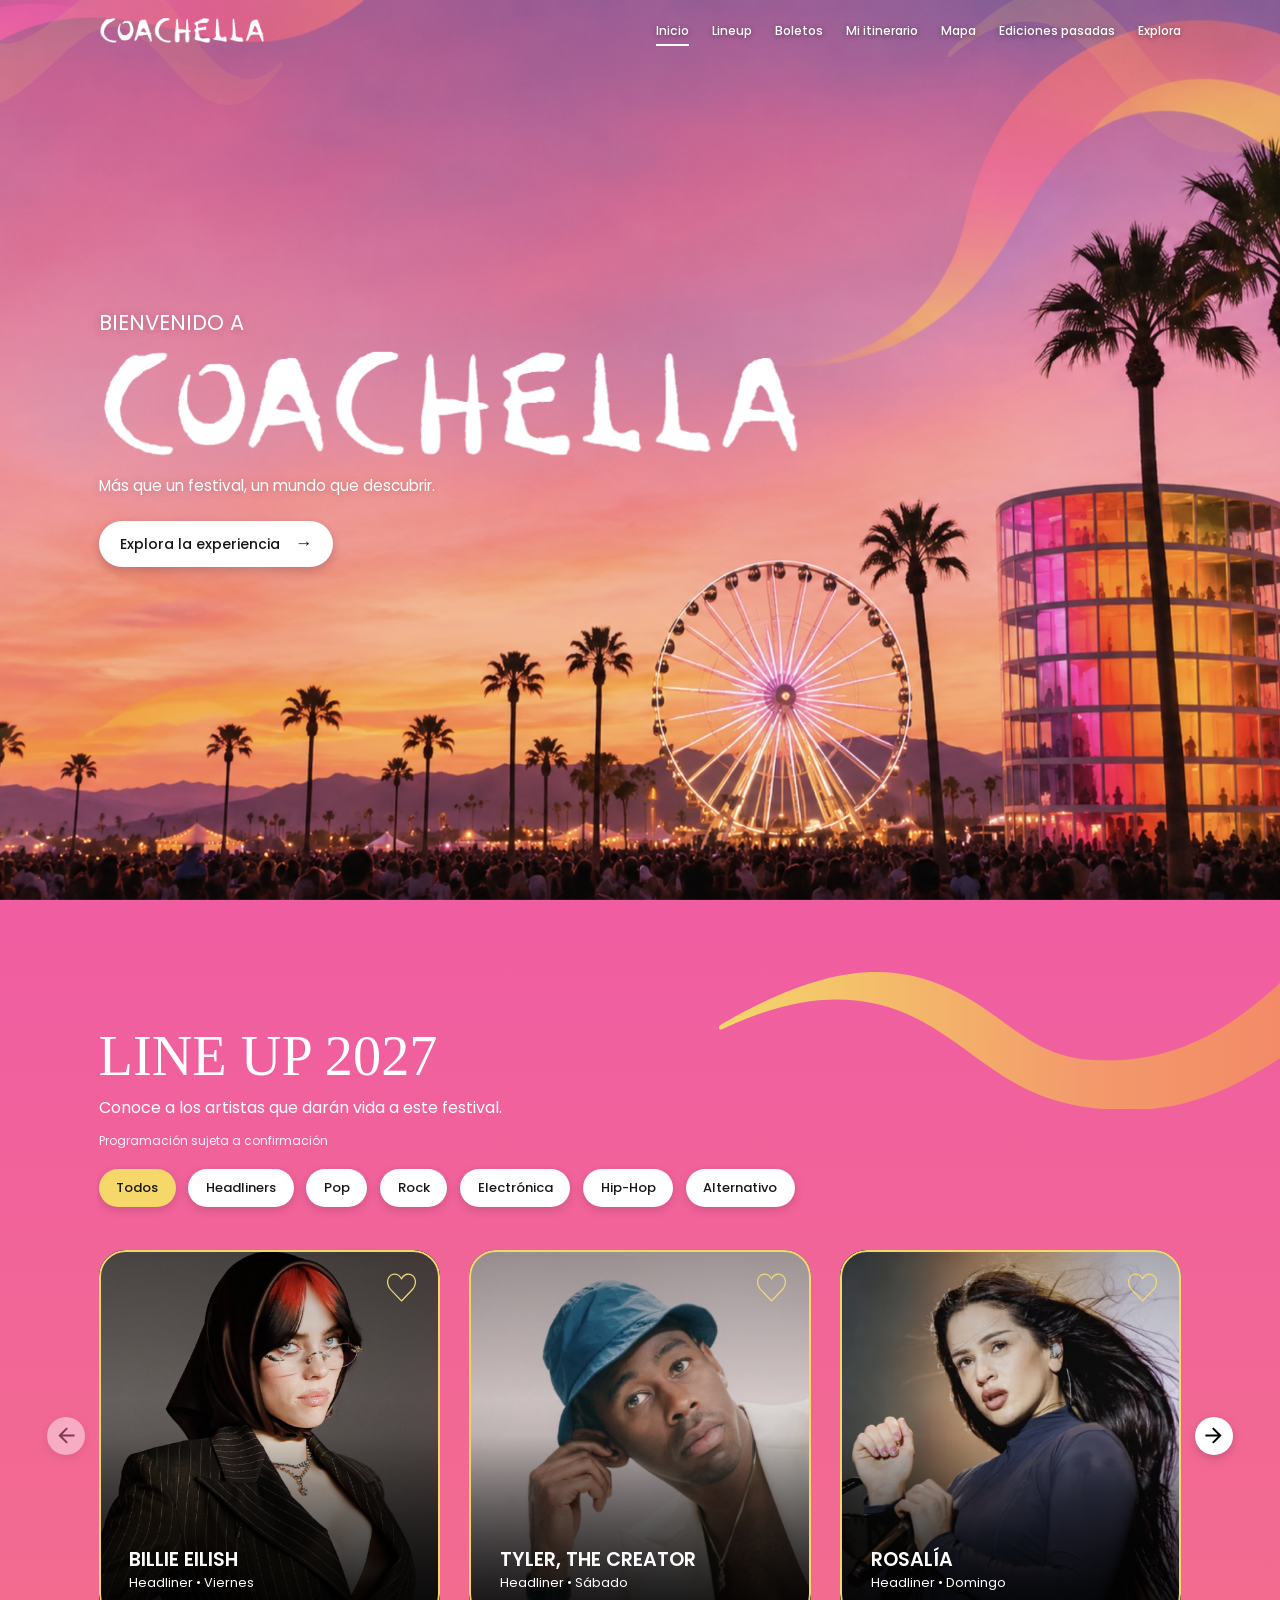
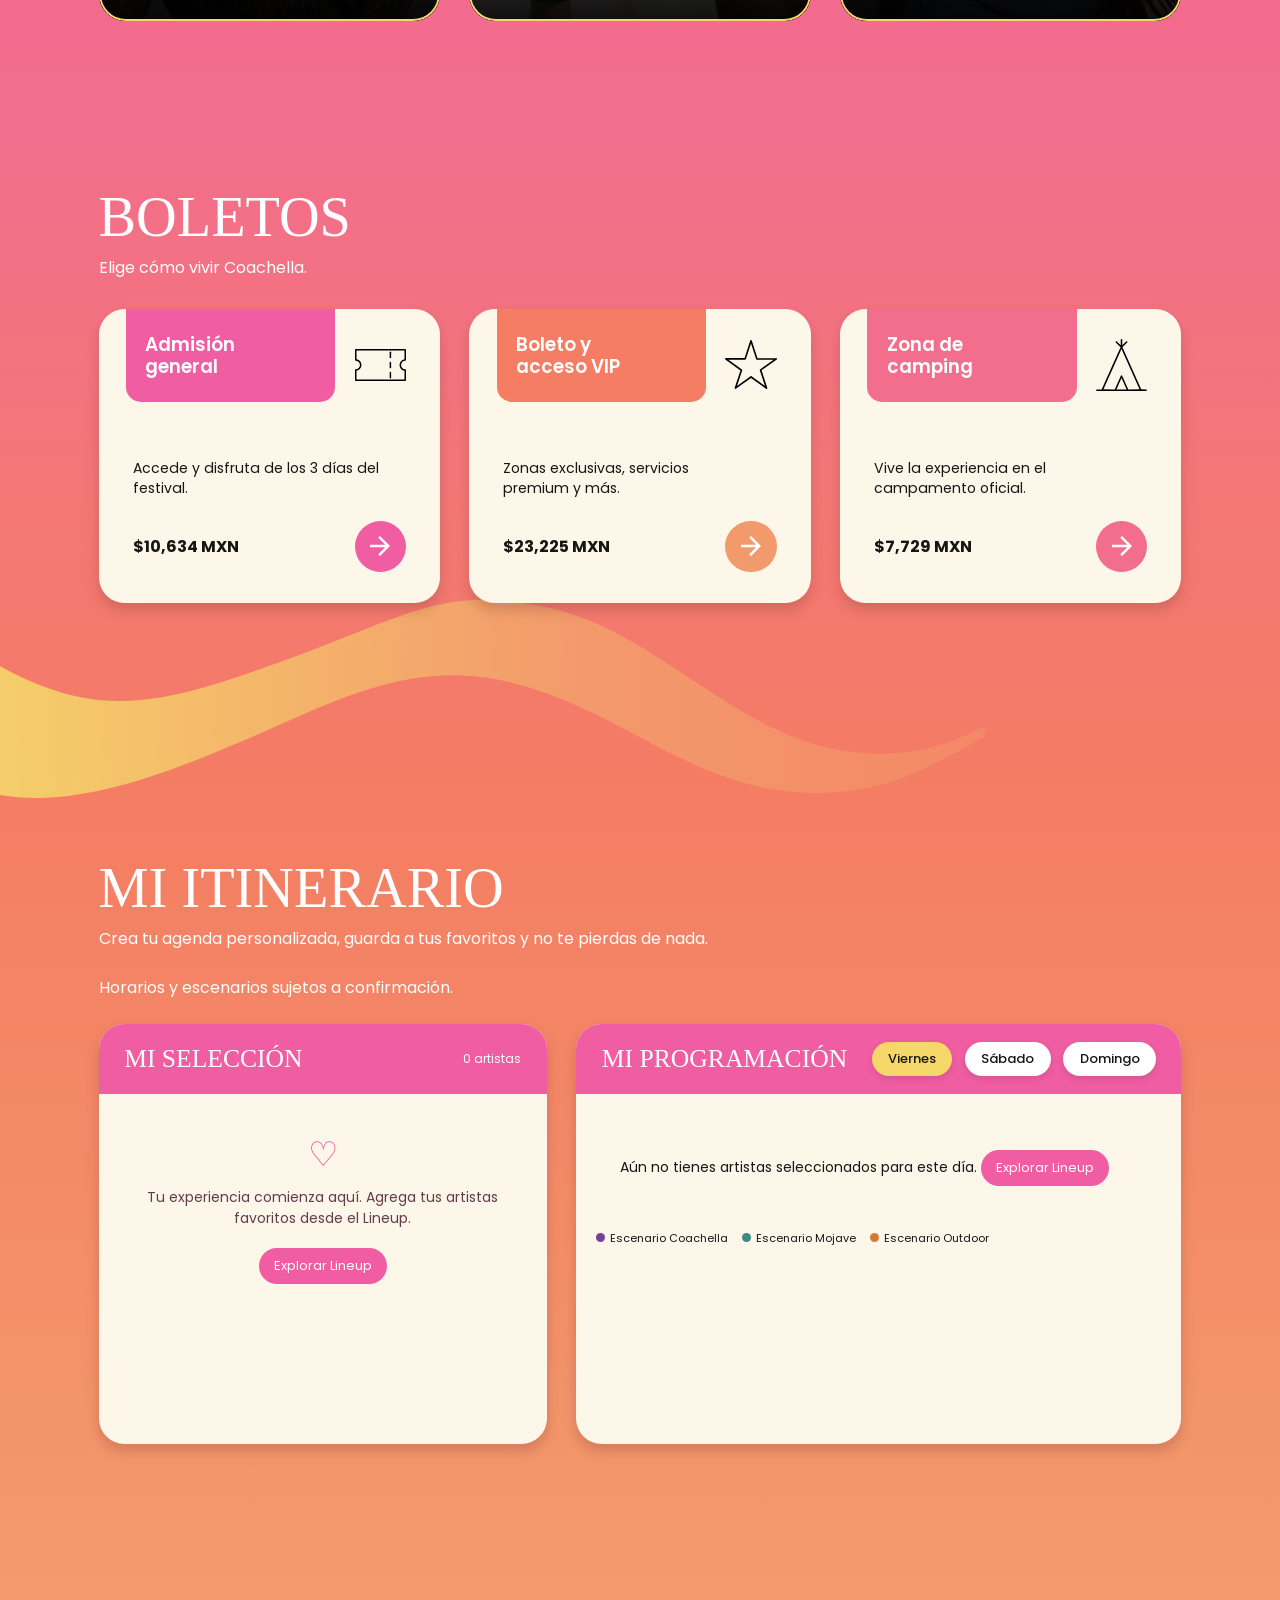
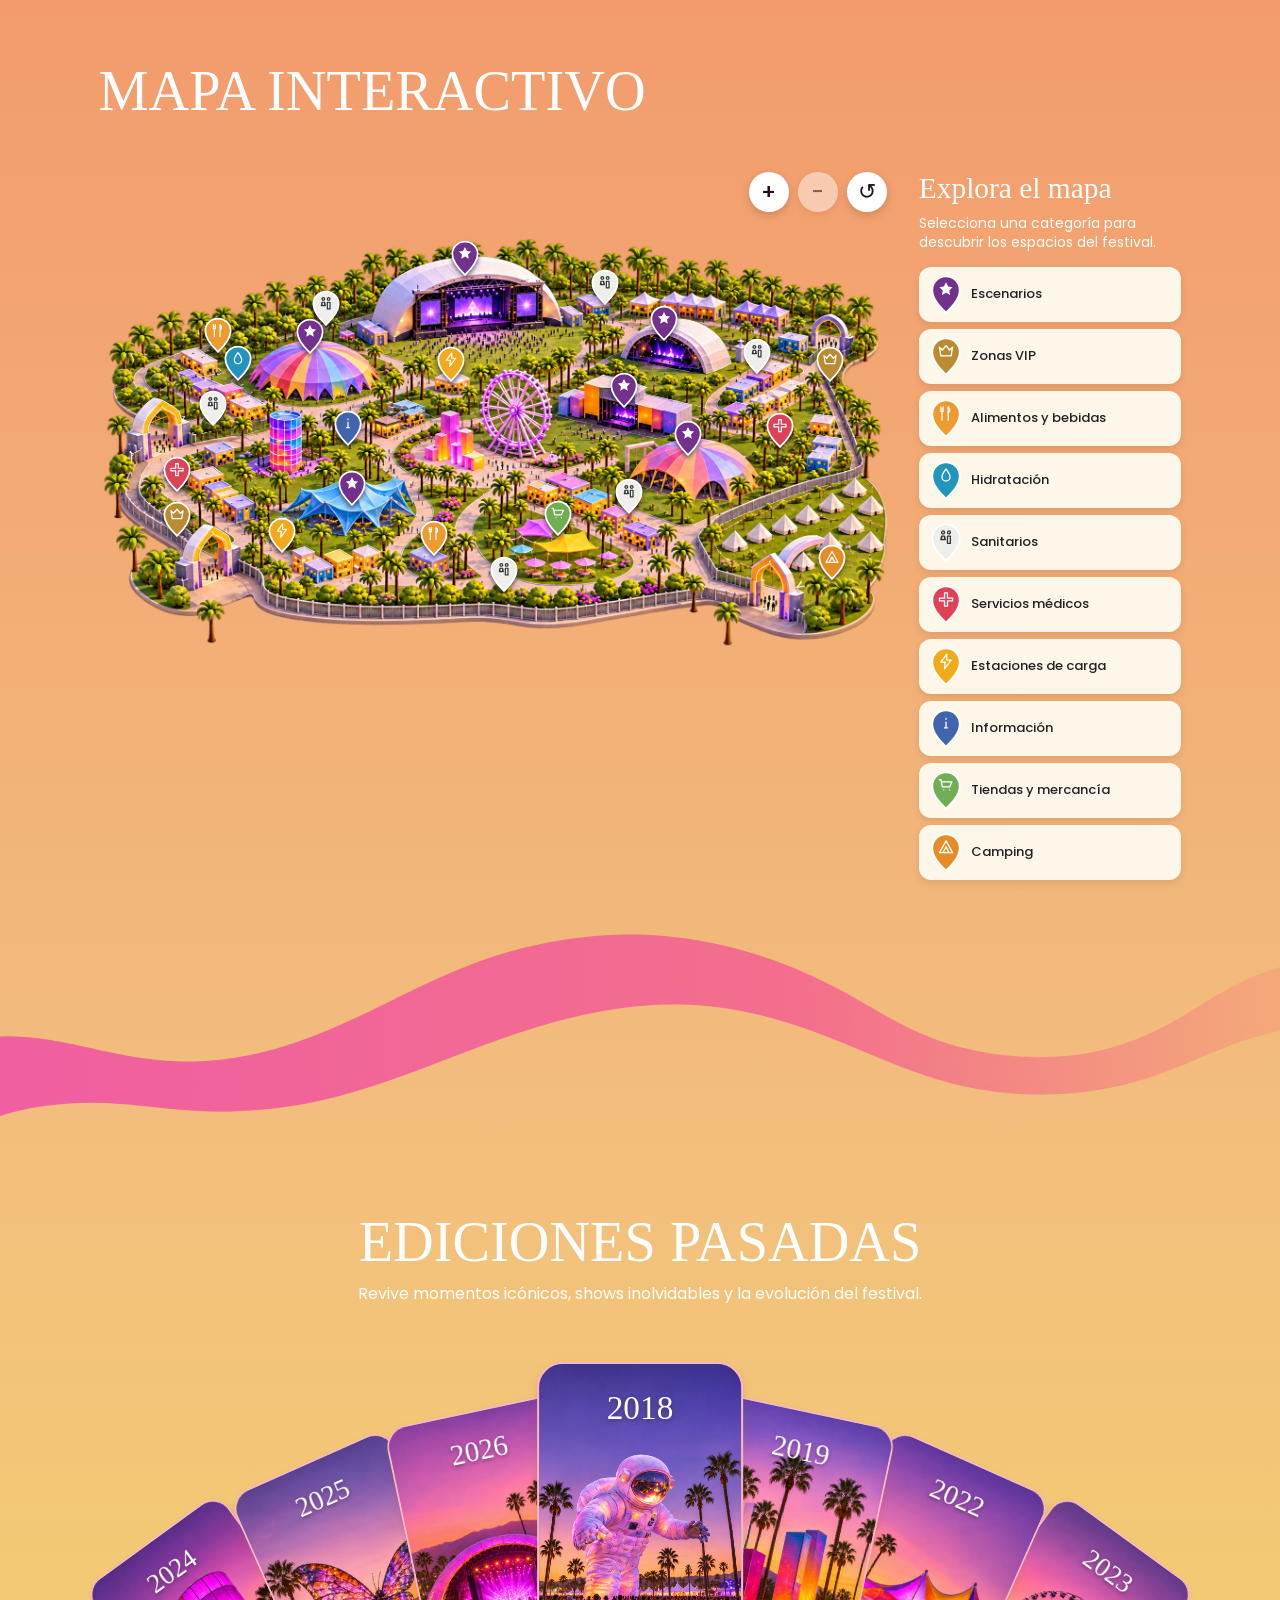
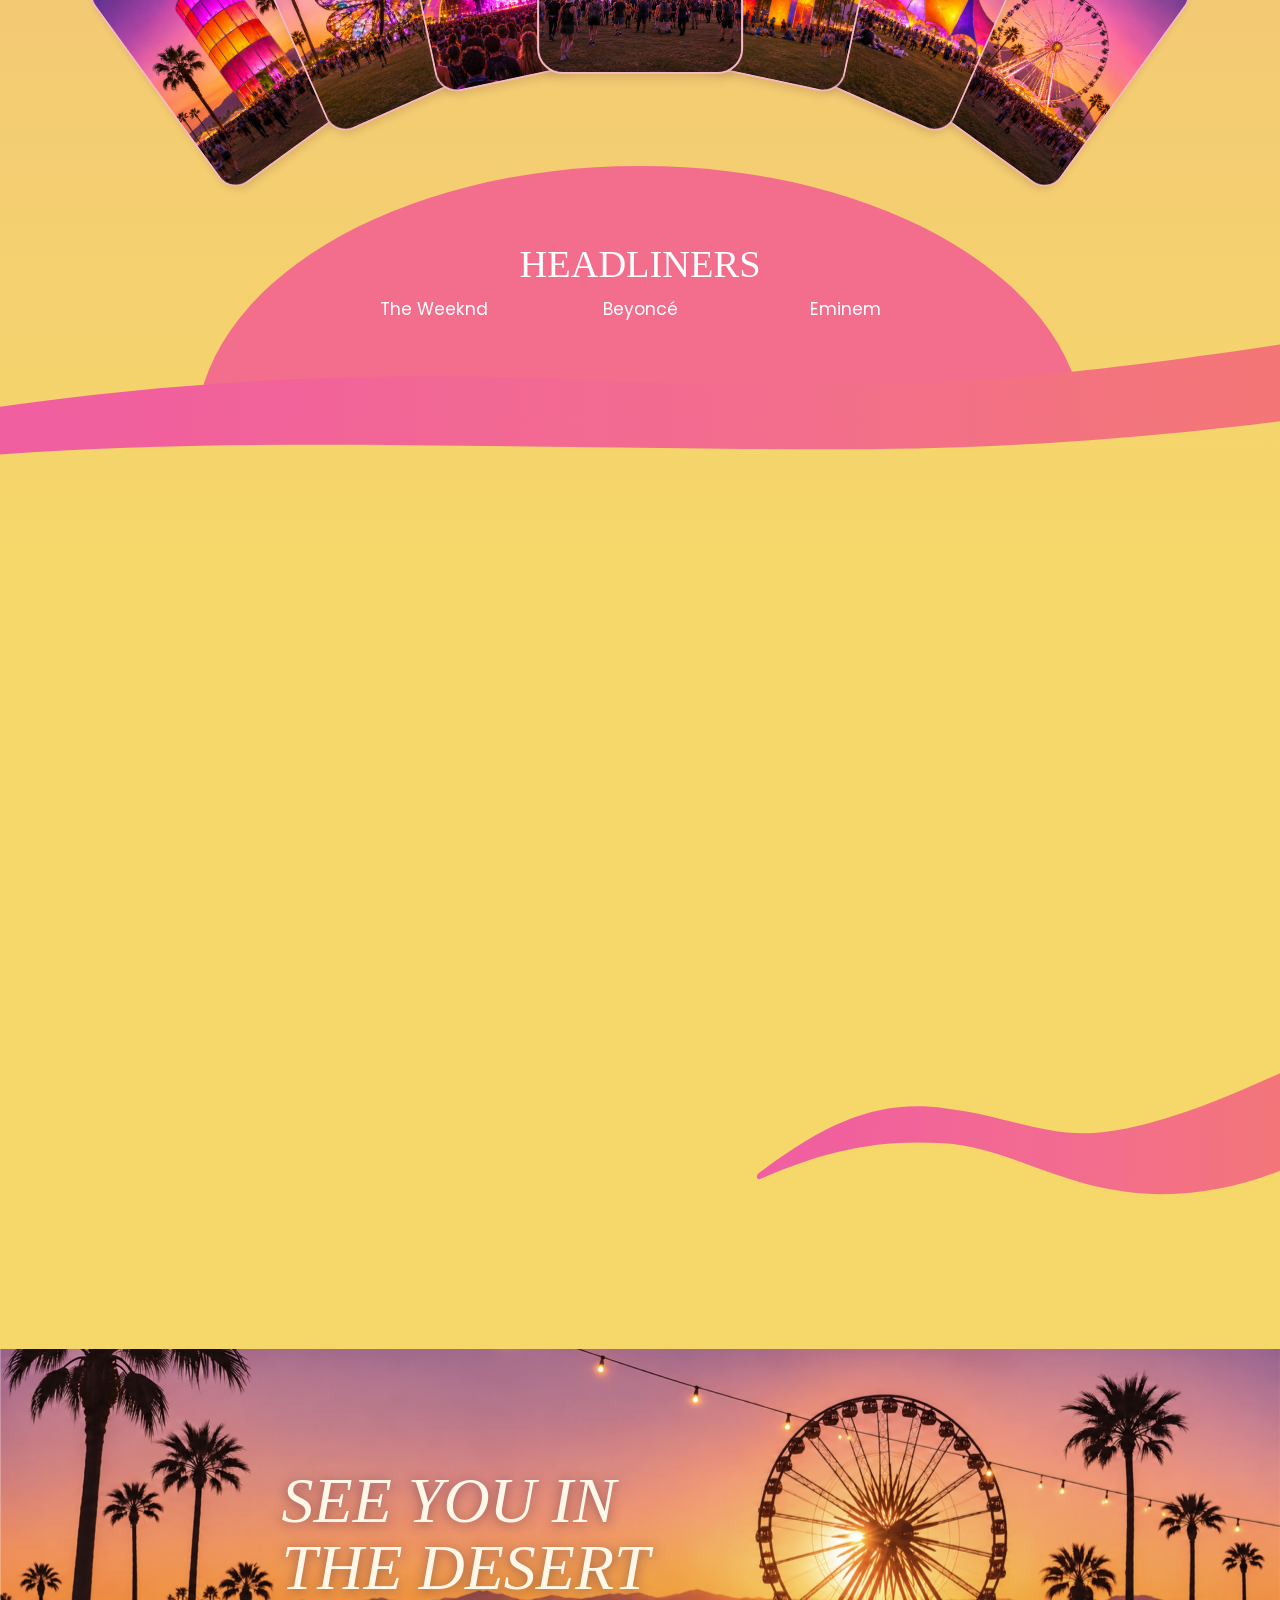
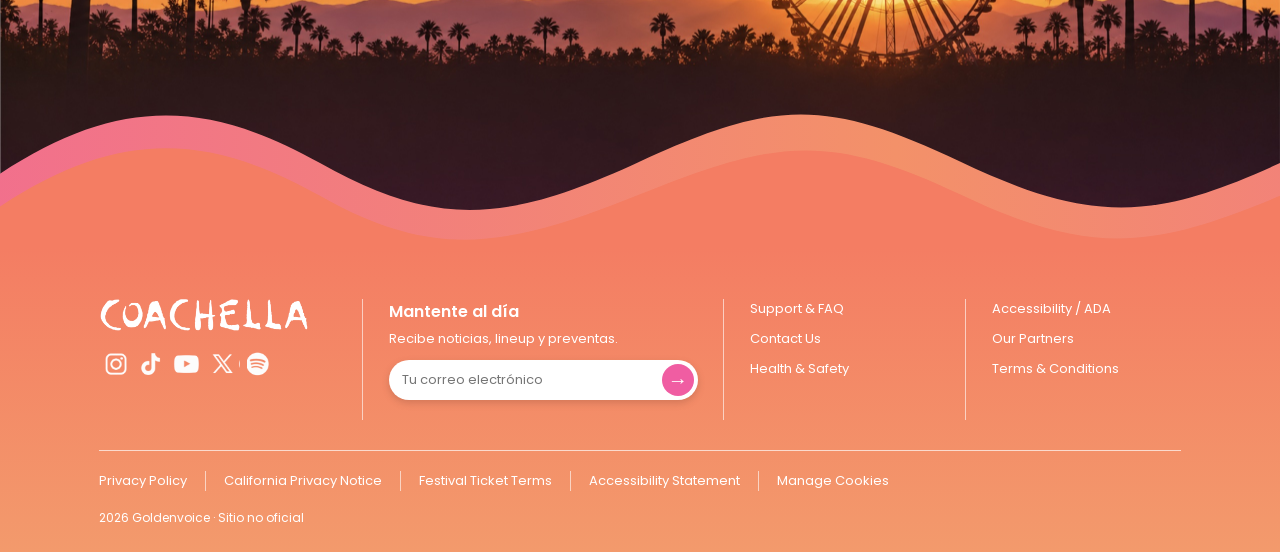
<file: index.html>
<!doctype html>
<html lang="es"><head><meta charset="utf-8"><meta name="viewport" content="width=device-width, initial-scale=1"><title>Coachella: Beyond the Music | Rediseño académico</title><meta name="description" content="Beyond the Music: propuesta académica de rediseño de la experiencia Coachella, más allá de la música."><meta property="og:title" content="Coachella: Beyond the Music"><meta property="og:description" content="Una propuesta académica de rediseño inspirada en la experiencia Coachella."><meta property="og:type" content="website"><meta property="og:image" content="assets/images/hero.jpg"><meta name="theme-color" content="#F05DA2"><link rel="preconnect" href="https://fonts.googleapis.com"><link rel="preconnect" href="https://fonts.gstatic.com" crossorigin><link href="https://fonts.googleapis.com/css2?family=IM+Fell+DW+Pica+SC&family=Poppins:wght@400;500&display=swap" rel="stylesheet"><link rel="preload" as="image" href="assets/images/hero.jpg"><link rel="stylesheet" href="css/styles.css?v=programacion-blanco"><script type="application/ld+json">{"@context":"https://schema.org","@type":"WebPage","name":"Coachella: Beyond the Music","description":"Propuesta académica de rediseño de la experiencia Coachella.","inLanguage":"es"}</script></head>
<body><header class="site-header"><nav class="site-nav" aria-label="Navegación principal"><a class="site-brand" href="#bienvenida" aria-label="Coachella, inicio"><img src="assets/images/coachella-logo-recortado.png" alt=""></a><button class="site-menu-toggle" type="button" aria-expanded="false" aria-controls="site-navigation" aria-label="Abrir menú"><span></span><span></span><span></span></button><div class="site-nav-links" id="site-navigation"><a href="#bienvenida" data-section="bienvenida">Inicio</a><a href="#lineup" data-section="lineup">Lineup</a><a href="#boletos" data-section="boletos">Boletos</a><a href="#itinerario" data-section="itinerario">Mi itinerario</a><a href="#mapa" data-section="mapa">Mapa</a><a href="#ediciones" data-section="ediciones">Ediciones pasadas</a><a href="#explora" data-section="explora">Explora</a></div></nav></header><main><section class="hero" id="bienvenida" aria-label="Bienvenida"><div class="hero__image" role="img" aria-label="Atardecer en el festival con palmeras, rueda de la fortuna e instalación iluminada"></div><div class="wave wave--left" aria-hidden="true"></div><div class="wave wave--right" aria-hidden="true"></div><div class="wave wave--bottom" aria-hidden="true"></div><div class="hero__content"><p class="eyebrow entrance">BIENVENIDO A</p><h1 class="logo entrance"><span class="sr-only">Coachella</span><span class="logo__crop"><img src="assets/images/coachella-logo-recortado.png" alt="" width="9414" height="1418"></span></h1><p class="description entrance">Más que un festival, un mundo que descubrir.</p><a class="cta entrance" href="#lineup">Explora la experiencia <span aria-hidden="true">→</span></a></div></section><section class="lineup" id="lineup" aria-labelledby="lineup-title">
  <svg aria-hidden="true" class="wave-filter" width="0" height="0"><filter id="wave-fluid" x="-50%" y="-50%" width="200%" height="200%"><feTurbulence type="fractalNoise" baseFrequency="0.003 0.012" numOctaves="1" seed="5" result="noise"><animate attributeName="baseFrequency" values="0.003 0.012;0.004 0.008;0.003 0.012" dur="14s" repeatCount="indefinite"/></feTurbulence><feDisplacementMap in="SourceGraphic" in2="noise" scale="12"/></filter></svg><div class="lineup-wave" aria-hidden="true"></div>
  <div class="lineup-inner"><header class="lineup-header reveal"><h2 id="lineup-title">LINE UP 2027</h2><p>Conoce a los artistas que darán vida a este festival.</p><p class="demo-note">Programación sujeta a confirmación</p></header>
  <div class="filters reveal" role="group" aria-label="Filtrar artistas por categoría"><button class="filter" data-filter="Todos" aria-pressed="true">Todos</button><button class="filter" data-filter="Headliners" aria-pressed="false">Headliners</button><button class="filter" data-filter="Pop" aria-pressed="false">Pop</button><button class="filter" data-filter="Rock" aria-pressed="false">Rock</button><button class="filter" data-filter="Electrónica" aria-pressed="false">Electrónica</button><button class="filter" data-filter="Hip-Hop" aria-pressed="false">Hip-Hop</button><button class="filter" data-filter="Alternativo" aria-pressed="false">Alternativo</button></div>
  <div class="carousel reveal" aria-label="Artistas del lineup"><button class="carousel-arrow carousel-prev" aria-label="Artista anterior"><img src="assets/svg/carrusel-izquierda.svg" alt=""></button><div class="carousel-viewport" tabindex="0" aria-label="Tarjetas de artistas, desplázate con las flechas del teclado"><div class="artist-track" id="artist-track">
  <article class="artist-card" data-id="billie-eilish"><img src="assets/images/artistas/billie.png" alt="Retrato de Billie Eilish" loading="lazy"><div class="artist-info"><h3>Billie Eilish</h3><p>Headliner • Viernes</p></div><button class="favorite" aria-label="Agregar Billie Eilish a favoritos" aria-pressed="false"><svg viewBox="0 0 24 24" aria-hidden="true"><path d="M20.84 4.61a5.5 5.5 0 0 0-7.78 0L12 5.67l-1.06-1.06a5.5 5.5 0 0 0-7.78 7.78L12 21.23l8.84-8.84a5.5 5.5 0 0 0 0-7.78Z"/></svg></button></article>
  <article class="artist-card" data-id="tyler-the-creator"><img src="assets/images/artistas/tyler.png" alt="Retrato de Tyler, The Creator" loading="lazy"><div class="artist-info"><h3>Tyler, The Creator</h3><p>Headliner • Sábado</p></div><button class="favorite" aria-label="Agregar Tyler, The Creator a favoritos" aria-pressed="false"><svg viewBox="0 0 24 24" aria-hidden="true"><path d="M20.84 4.61a5.5 5.5 0 0 0-7.78 0L12 5.67l-1.06-1.06a5.5 5.5 0 0 0-7.78 7.78L12 21.23l8.84-8.84a5.5 5.5 0 0 0 0-7.78Z"/></svg></button></article>
  <article class="artist-card" data-id="rosalia"><img src="assets/images/artistas/rosalia.png" alt="Retrato de Rosalía" loading="lazy"><div class="artist-info"><h3>Rosalía</h3><p>Headliner • Domingo</p></div><button class="favorite" aria-label="Agregar Rosalía a favoritos" aria-pressed="false"><svg viewBox="0 0 24 24" aria-hidden="true"><path d="M20.84 4.61a5.5 5.5 0 0 0-7.78 0L12 5.67l-1.06-1.06a5.5 5.5 0 0 0-7.78 7.78L12 21.23l8.84-8.84a5.5 5.5 0 0 0 0-7.78Z"/></svg></button></article>
  </div><p class="empty-results" hidden>No hay artistas disponibles en esta categoría por ahora.</p></div><button class="carousel-arrow carousel-next" aria-label="Siguiente artista"><img src="assets/svg/carrusel-derecha.svg" alt=""></button></div></div></section><section class="tickets" id="boletos" aria-labelledby="tickets-title"><div class="tickets-inner"><header class="tickets-heading ticket-reveal"><h2 id="tickets-title">BOLETOS</h2><p>Elige cómo vivir Coachella.</p></header><div class="ticket-grid">
<article class="ticket-card ticket-reveal" data-ticket="general"><div class="ticket-top"><h3>Admisión<br>general</h3><img src="assets/svg/boleto.svg" alt="" aria-hidden="true"></div><div class="ticket-body"><p>Accede y disfruta de los 3 días del festival.</p><div class="ticket-bottom"><strong>$10,634 MXN</strong><button class="ticket-open" type="button" aria-label="Ver detalles de admisión general"><span aria-hidden="true"></span></button></div></div></article>
<article class="ticket-card ticket-card--vip ticket-reveal" data-ticket="vip"><div class="ticket-top"><h3>Boleto y<br>acceso VIP</h3><img src="assets/svg/estrella.svg" alt="" aria-hidden="true"></div><div class="ticket-body"><p>Zonas exclusivas, servicios premium y más.</p><div class="ticket-bottom"><strong>$23,225 MXN</strong><button class="ticket-open" type="button" aria-label="Ver detalles de boleto y acceso VIP"><span aria-hidden="true"></span></button></div></div></article>
<article class="ticket-card ticket-card--camp ticket-reveal" data-ticket="camping"><div class="ticket-top"><h3>Zona de<br>camping</h3><img src="assets/svg/camping.svg" alt="" aria-hidden="true"></div><div class="ticket-body"><p>Vive la experiencia en el campamento oficial.</p><div class="ticket-bottom"><strong>$7,729 MXN</strong><button class="ticket-open" type="button" aria-label="Ver detalles de zona de camping"><span aria-hidden="true"></span></button></div></div></article>
</div></div><div class="tickets-wave" aria-hidden="true"></div></section>
<section class="itinerary" id="itinerario" aria-labelledby="itinerary-title"><div class="itinerary-inner"><header class="itinerary-heading itinerary-reveal"><h2 id="itinerary-title">MI ITINERARIO</h2><p>Crea tu agenda personalizada, guarda a tus favoritos y no te pierdas de nada.</p><p class="schedule-notice">Horarios y escenarios sujetos a confirmación.</p></header><div class="itinerary-grid"><section class="selection-panel itinerary-reveal" aria-labelledby="selection-title"><div class="selection-header"><h3 id="selection-title">MI SELECCIÓN</h3><span class="selection-count" aria-live="polite">0 artistas</span></div><div class="selection-content"><ul class="selection-list"></ul><div class="selection-empty"><span aria-hidden="true">♡</span><p>Tu experiencia comienza aquí. Agrega tus artistas favoritos desde el Lineup.</p><a href="#lineup">Explorar Lineup</a></div></div></section><section class="agenda-panel itinerary-reveal" aria-labelledby="agenda-title"><div class="agenda-header"><h3 id="agenda-title">MI PROGRAMACIÓN</h3><div class="day-filters" role="group" aria-label="Filtrar programación por día"><button type="button" data-day="Viernes" aria-pressed="true">Viernes</button><button type="button" data-day="Sábado" aria-pressed="false">Sábado</button><button type="button" data-day="Domingo" aria-pressed="false">Domingo</button></div></div><ul class="agenda-list" aria-live="polite" aria-label="Presentaciones seleccionadas"></ul><div class="stage-legend" aria-label="Colores de escenarios"></div></section></div></div></section><section id="mapa" class="map-section" aria-labelledby="map-title"><div class="map-inner"><h2 id="map-title" class="map-reveal">MAPA INTERACTIVO</h2><div class="map-layout"><div class="map-main map-reveal"><div class="map-controls" aria-label="Controles del mapa"><button type="button" data-map-zoom="in" aria-label="Acercar mapa">+</button><button type="button" data-map-zoom="out" aria-label="Alejar mapa">−</button><button type="button" data-map-zoom="reset" aria-label="Restablecer vista del mapa">↺</button></div><div class="map-viewport" tabindex="0" aria-label="Mapa ilustrativo; al acercar, desplázate con el teclado o mediante gestos"><div class="map-canvas"><img class="map-image" src="assets/images/mapa-base-sin-pines.png" alt="Ilustración isométrica de un festival con escenarios, servicios, instalaciones, caminos y área de camping" loading="lazy"><div class="map-hotspots"></div></div></div><div class="map-detail" hidden><button type="button" class="map-back">← Volver al mapa general</button><div class="map-detail-visual"><img class="map-detail-image" alt=""></div><h3 class="map-detail-title"></h3><div class="map-stage-selector" aria-label="Seleccionar escenario"></div><div class="map-detail-favorites"></div></div></div><aside class="map-legend map-reveal" aria-labelledby="map-legend-title"><h3 id="map-legend-title">Explora el mapa</h3><p>Selecciona una categoría para descubrir los espacios del festival.</p><div class="map-filter-list" role="group" aria-label="Categorías del mapa"></div></aside></div><div class="sr-only"><h3>Ubicaciones del mapa</h3><ul class="map-text-list"></ul></div></div><div class="map-bottom-wave" aria-hidden="true"></div></section><section class="editions" id="ediciones" aria-labelledby="editions-title"><div class="editions-inner"><header class="editions-heading editions-reveal"><h2 id="editions-title">EDICIONES PASADAS</h2><p>Revive momentos icónicos, shows inolvidables y la evolución del festival.</p></header><div class="editions-carousel editions-reveal" tabindex="0" aria-label="Carrusel de ediciones; arrastra o usa las flechas del teclado"><div class="editions-stage" aria-label="Ediciones del festival"></div></div><div class="editions-dome editions-reveal"><div class="editions-info" aria-live="polite"><h3></h3><ul class="editions-artists" aria-label="Headliners"></ul></div></div><div class="sr-only"><h3>Ediciones y headliners</h3><ul><li>2018: The Weeknd, Beyoncé y Eminem.</li><li>2019: Childish Gambino, Tame Impala y Ariana Grande.</li><li>2022: Harry Styles, Billie Eilish y Swedish House Mafia &amp; The Weeknd.</li><li>2023: Bad Bunny, BLACKPINK y Frank Ocean; Frank Ocean se presentó únicamente el primer fin de semana.</li><li>2024: Lana Del Rey, Tyler, the Creator y Doja Cat.</li><li>2025: Lady Gaga, Green Day y Post Malone.</li><li>2026: Sabrina Carpenter, Justin Bieber y Karol G.</li></ul><p>Las imágenes son ilustraciones del rediseño y no se presentan como fotografías históricas de cada año.</p></div></div><div class="editions-wave" aria-hidden="true"></div></section><dialog class="edition-dialog" aria-labelledby="edition-dialog-title"><h2 id="edition-dialog-title" class="sr-only"></h2><button type="button" class="edition-close" aria-label="Cerrar ventana">×</button><div class="edition-collage" role="img"><div class="edition-collage-pieces" aria-hidden="true"></div><img class="edition-collage-final" alt=""></div><div class="sr-only edition-dialog-body"><p class="edition-dialog-status"></p><p class="edition-dialog-headliners"></p><p>Las imágenes del carrusel son ilustrativas y no representan archivos históricos verificados de esta edición.</p></div></dialog><section id="explora" class="explore" aria-labelledby="explore-title"><div class="explore-inner"><header class="explore-heading explore-reveal"><h2 id="explore-title">EXPLORA</h2><p>Más que música, vive una experiencia cultural completa.</p></header><div class="explore-gallery explore-reveal" aria-label="Categorías de experiencias">
<article class="explore-card" data-experience="arte"><img class="explore-photo" src="assets/images/explora/arte.png" alt="Instalación artística del festival" loading="lazy"><a class="explore-select" href="arte.html" aria-label="Explorar arte"></a><h3>Arte</h3><a class="explore-open" href="arte.html" aria-label="Ver información sobre arte">→</a><p class="sr-only">Instalaciones artísticas, esculturas y expresiones visuales.</p></article>
<article class="explore-card" data-experience="comida"><img class="explore-photo" src="assets/images/explora/comida.png" alt="Comida en el festival" loading="lazy"><a class="explore-select" href="comida.html" aria-label="Explorar comida"></a><h3>Comida</h3><a class="explore-open" href="comida.html" aria-label="Ver información sobre comida">→</a><p class="sr-only">Experiencias gastronómicas y variedad de alimentos y bebidas.</p></article>
<article class="explore-card is-active" data-experience="moda"><img class="explore-photo" src="assets/images/explora/moda.png" alt="Estilo y moda en el festival" loading="lazy"><a class="explore-select" href="moda.html" aria-label="Explorar moda"></a><h3>Moda</h3><a class="explore-open" href="moda.html" aria-label="Ver información sobre moda">→</a><p class="sr-only">Tendencias, estilos personales y expresión creativa.</p></article>
<article class="explore-card" data-experience="experiencias"><img class="explore-photo" src="assets/images/explora/experiencias.png" alt="Rueda de la fortuna del festival" loading="lazy"><a class="explore-select" href="experiencias.html" aria-label="Explorar experiencias"></a><h3>Experiencias</h3><a class="explore-open" href="experiencias.html" aria-label="Ver información sobre experiencias">→</a><p class="sr-only">Actividades, atracciones y momentos más allá de los conciertos.</p></article>
<article class="explore-card" data-experience="bienestar"><img class="explore-photo" src="assets/images/explora/bienestar.png" alt="Personas descansando en un área verde" loading="lazy"><a class="explore-select" href="bienestar.html" aria-label="Explorar bienestar"></a><h3>Bienestar</h3><a class="explore-open" href="bienestar.html" aria-label="Ver información sobre bienestar">→</a><p class="sr-only">Espacios de descanso y experiencias relacionadas con el bienestar.</p></article>
<article class="explore-card" data-experience="merch"><img class="explore-photo" src="assets/images/explora/merch.png" alt="Prenda de Coachella" loading="lazy"><a class="explore-select" href="merch.html" aria-label="Explorar mercancía"></a><h3>Merch</h3><a class="explore-open" href="merch.html" aria-label="Ver información sobre mercancía">→</a><p class="sr-only">Productos, prendas y artículos relacionados con el festival.</p></article></div></div><div class="explore-wave" aria-hidden="true"></div></section>
<section class="closing" aria-label="Despedida"><p>SEE YOU IN<br>THE DESERT</p><svg class="closing-wave" viewBox="0 0 1440 150" preserveAspectRatio="none" aria-hidden="true"><defs><linearGradient id="closing-grad" x1="0%" y1="0%" x2="100%" y2="0%" spreadMethod="reflect"><animate attributeName="x1" values="-100%;0%;-100%" dur="6s" repeatCount="indefinite"/><animate attributeName="x2" values="0%;100%;0%" dur="6s" repeatCount="indefinite"/><stop stop-color="#F36E8C"><animate attributeName="stop-color" values="#F36E8C;#F05DA2;#F36E8C" dur="6s" repeatCount="indefinite"/></stop><stop offset="1" stop-color="#F47D63"><animate attributeName="stop-color" values="#F47D63;#F39A6C;#F47D63" dur="6s" repeatCount="indefinite"/></stop></linearGradient></defs><path fill="url(#closing-grad)" d="M0 80 C130 0 230 0 360 65 S570 130 720 65 S930 0 1080 65 S1300 125 1440 65 V150 H0Z"><animate attributeName="d" dur="14s" repeatCount="indefinite" values="M0 80 C130 0 230 0 360 65 S570 130 720 65 S930 0 1080 65 S1300 125 1440 65 V150 H0Z;M0 70 C130 10 230 10 360 70 S570 115 720 65 S930 10 1080 65 S1300 115 1440 70 V150 H0Z;M0 80 C130 0 230 0 360 65 S570 130 720 65 S930 0 1080 65 S1300 125 1440 65 V150 H0Z"/></path><path fill="#F47D63" d="M0 112 C130 32 230 32 360 97 S570 150 720 97 S930 32 1080 97 S1300 150 1440 97 V150 H0Z"><animate attributeName="d" dur="14s" repeatCount="indefinite" values="M0 112 C130 32 230 32 360 97 S570 150 720 97 S930 32 1080 97 S1300 150 1440 97 V150 H0Z;M0 102 C130 42 230 42 360 102 S570 147 720 97 S930 42 1080 97 S1300 147 1440 102 V150 H0Z;M0 112 C130 32 230 32 360 97 S570 150 720 97 S930 32 1080 97 S1300 150 1440 97 V150 H0Z"/></path></svg></section>

<dialog class="explore-dialog" aria-labelledby="explore-dialog-title"><img class="explore-dialog-image" src="assets/images/explora/moda.png" alt=""><button class="explore-close" type="button" aria-label="Cerrar ventana">×</button><div class="explore-dialog-body"><h2 id="explore-dialog-title"></h2><p></p></div></dialog><dialog class="storage-dialog" aria-labelledby="storage-title"><div class="storage-dialog-body"><button type="button" class="storage-close" aria-label="Cerrar ventana">×</button><h2 id="storage-title">Almacenamiento en este sitio</h2><p>Este sitio guarda tus artistas favoritos en el almacenamiento local del navegador (localStorage). El formulario de newsletter no está conectado a un servicio: no envía ni almacena tu correo.</p><p>El proyecto no incorpora cookies publicitarias ni herramientas de seguimiento propias. La plataforma de alojamiento y las fuentes externas pueden usar tecnologías necesarias para su funcionamiento.</p></div></dialog><dialog class="ticket-dialog" aria-labelledby="ticket-dialog-title" aria-describedby="ticket-dialog-description"><div class="ticket-dialog__header"><h2 id="ticket-dialog-title"></h2><img class="ticket-dialog__icon" alt="" aria-hidden="true"><button class="ticket-close" type="button" aria-label="Cerrar ventana">×</button></div><div class="ticket-dialog__body"><p id="ticket-dialog-description"></p><p class="ticket-dialog__price"></p><p class="ticket-dialog__notice">Precio sujeto a confirmación; no se realizan compras ni pagos.</p></div></dialog></main><div class="map-popover" hidden role="region" aria-labelledby="map-popover-title"><button type="button" class="map-popover-close" aria-label="Cerrar información">×</button><span class="map-popover-icon" aria-hidden="true"></span><h4 id="map-popover-title"></h4><p class="map-popover-category"></p><p class="map-popover-description"></p><div class="map-popover-extra"></div></div><div class="favorite-toast" role="status" aria-live="polite" hidden><button type="button" class="toast-close" aria-label="Cerrar notificación">×</button><strong class="toast-title"></strong><p class="toast-message"></p><a href="#itinerario">Ver mi itinerario</a></div><footer class="footer"><div class="footer-inner"><div class="footer-columns"><div class="footer-brand"><img src="assets/images/coachella-logo-recortado.png" alt="Coachella" class="footer-logo"><nav class="socials" aria-label="Redes sociales"><a href="https://www.instagram.com/coachella/" aria-label="Instagram oficial de Coachella"><span class="social-sprite social-instagram"></span></a><a href="https://www.tiktok.com/@coachella" aria-label="TikTok oficial de Coachella"><span class="social-sprite social-tiktok"></span></a><a href="https://www.youtube.com/channel/UCHF66aWLOxBW4l6VkSrS3cQ" aria-label="YouTube oficial de Coachella"><span class="social-sprite social-youtube"></span></a><a href="https://x.com/coachella" aria-label="X oficial de Coachella"><span class="social-sprite social-x"></span></a><a href="https://open.spotify.com/user/coachella" aria-label="Coachella en Spotify"><span class="social-sprite social-spotify"></span></a></nav></div><div class="footer-news"><h2>Mantente al día</h2><p>Recibe noticias, lineup y preventas.</p><form class="newsletter" novalidate><label class="sr-only" for="newsletter-email">Tu correo electrónico</label><div class="newsletter-field"><input id="newsletter-email" type="email" placeholder="Tu correo electrónico" required autocomplete="email"><button type="submit" aria-label="Enviar correo de demostración">→</button></div><p class="newsletter-message" aria-live="polite"></p></form></div><div class="footer-links" aria-label="Soporte"><span>Support &amp; FAQ</span><span>Contact Us</span><span>Health &amp; Safety</span></div><div class="footer-links" aria-label="Información adicional"><span>Accessibility / ADA</span><span>Our Partners</span><a href="https://www.aegpresents.com/terms/">Terms &amp; Conditions</a></div></div><nav class="footer-legal" aria-label="Información legal"><a href="https://www.aegworldwide.com/privacy-policy">Privacy Policy</a><a href="https://www.aegworldwide.com/privacy-policy">California Privacy Notice</a><a href="https://www.aegpresents.com/festival-ticket-terms/">Festival Ticket Terms</a><span>Accessibility Statement</span><button type="button" class="storage-open">Manage Cookies</button></nav><p class="footer-attribution">2026 Goldenvoice · Sitio no oficial</p></div></footer><script src="js/main.js?v=mapa-etiquetas"></script><script src="js/site-nav.js"></script></body></html>
</file>
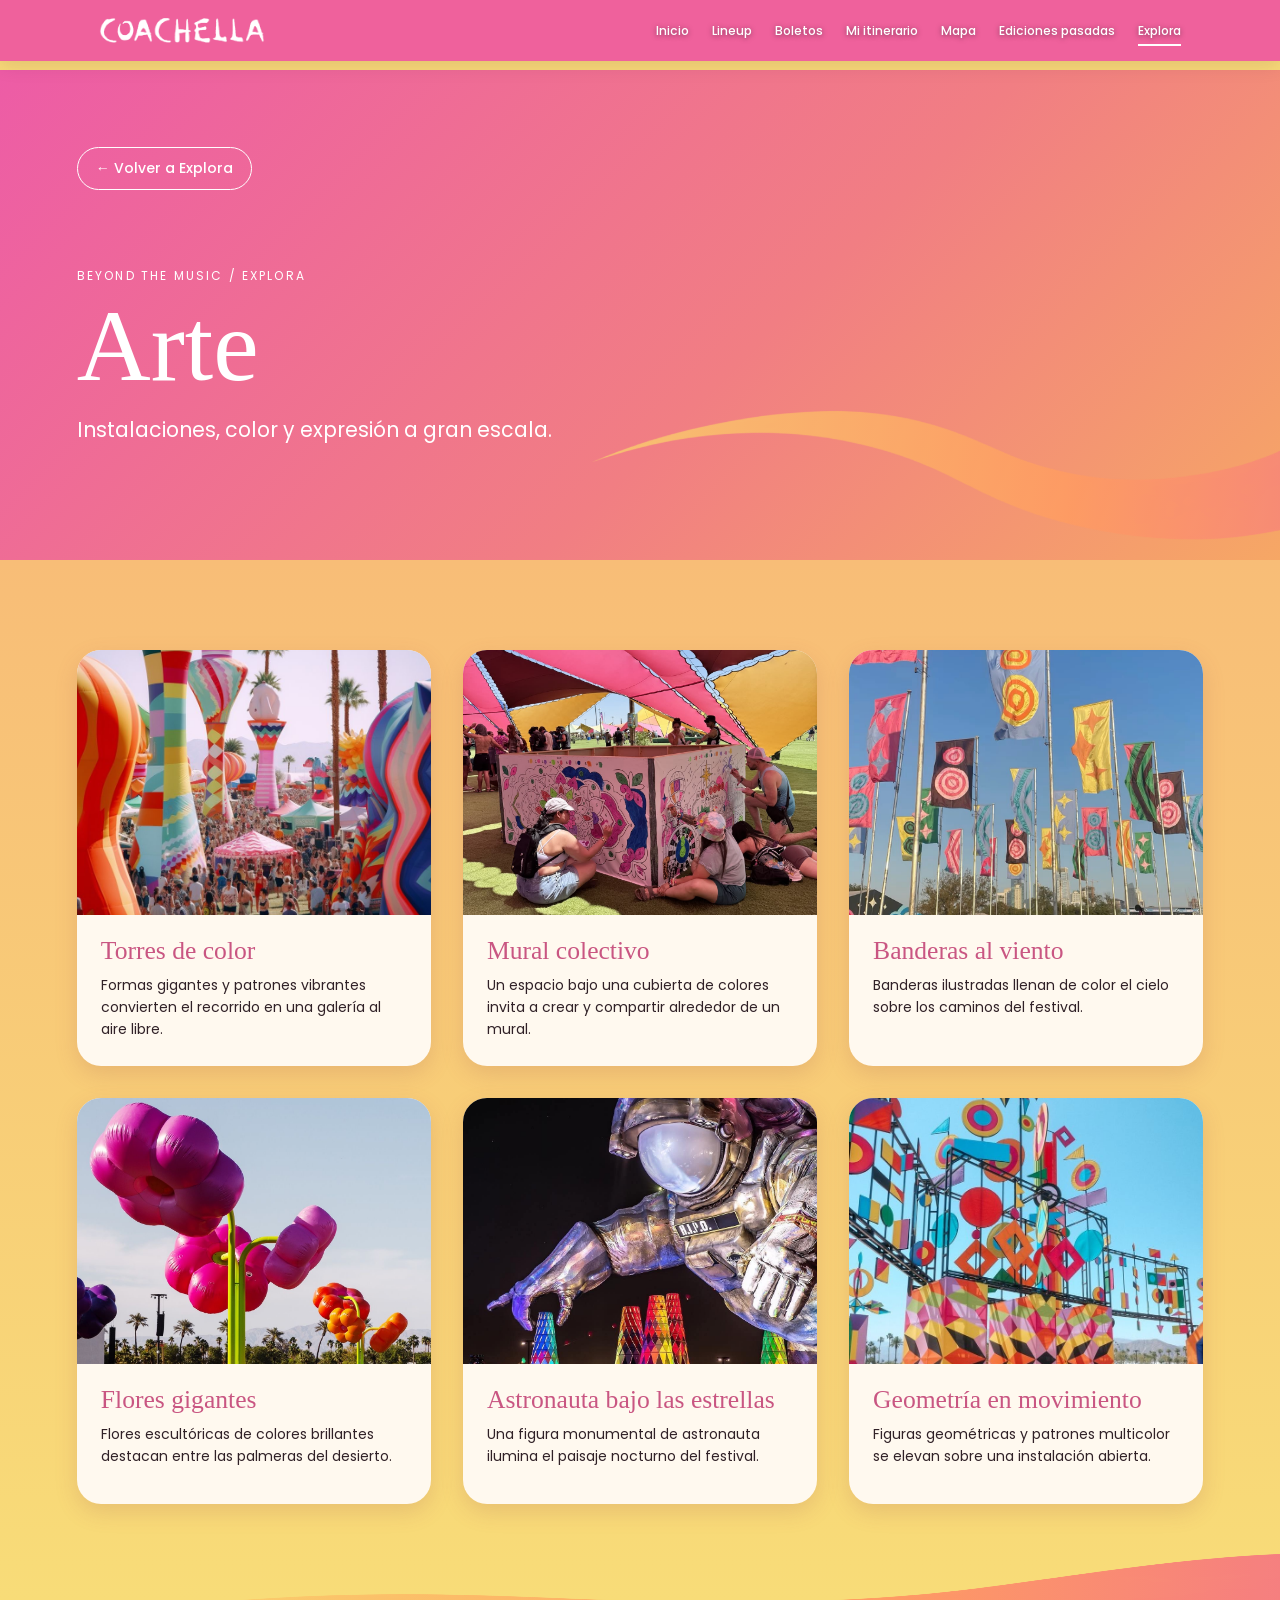
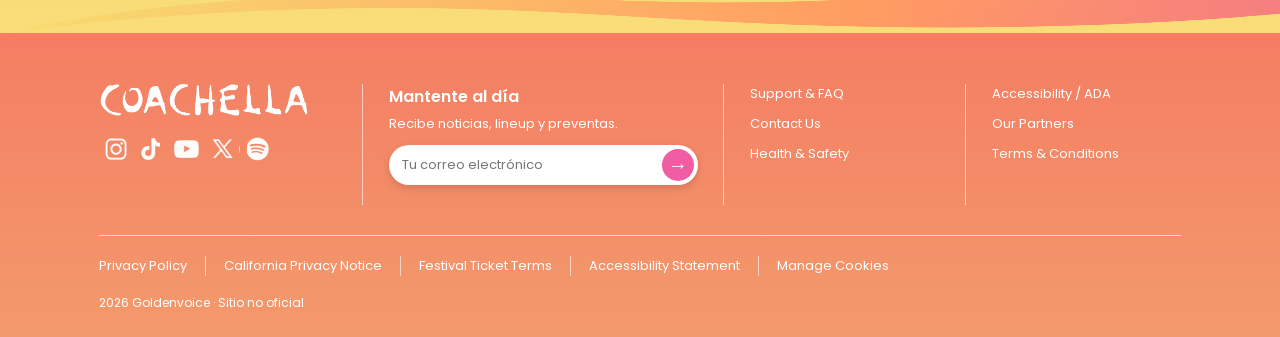
<file: arte.html>
<!doctype html><html lang="es"><head><meta charset="utf-8"><meta name="viewport" content="width=device-width,initial-scale=1"><meta name="description" content="Instalaciones, color y expresión a gran escala. Una propuesta académica inspirada en Coachella."><meta name="theme-color" content="#F05DA2"><title>Arte | Coachella: Beyond the Music</title><link rel="preconnect" href="https://fonts.googleapis.com"><link rel="preconnect" href="https://fonts.gstatic.com" crossorigin><link href="https://fonts.googleapis.com/css2?family=IM+Fell+DW+Pica+SC&family=Poppins:wght@400;500;600&display=swap" rel="stylesheet"><link rel="stylesheet" href="css/styles.css"><link rel="stylesheet" href="css/explora-detalle.css"></head><body class="detail-page"><header class="site-header"><nav class="site-nav" aria-label="Navegación principal"><a class="site-brand" href="index.html#bienvenida" aria-label="Coachella, inicio"><img src="assets/images/coachella-logo-recortado.png" alt=""></a><button class="site-menu-toggle" type="button" aria-expanded="false" aria-controls="site-navigation" aria-label="Abrir menú"><span></span><span></span><span></span></button><div class="site-nav-links" id="site-navigation"><a href="index.html#bienvenida" data-section="bienvenida">Inicio</a><a href="index.html#lineup" data-section="lineup">Lineup</a><a href="index.html#boletos" data-section="boletos">Boletos</a><a href="index.html#itinerario" data-section="itinerario">Mi itinerario</a><a href="index.html#mapa" data-section="mapa">Mapa</a><a href="index.html#ediciones" data-section="ediciones">Ediciones pasadas</a><a href="index.html#explora" data-section="explora">Explora</a></div></nav></header><main><section class="detail-hero"><div class="detail-wave" aria-hidden="true"></div><div class="detail-wrap"><a class="detail-back" href="index.html#explora">← Volver a Explora</a><p class="detail-eyebrow">BEYOND THE MUSIC / EXPLORA</p><h1>Arte</h1><p class="detail-intro">Instalaciones, color y expresión a gran escala.</p></div></section><section class="detail-content" aria-label="Descubre Arte"><div class="detail-grid"><article class="detail-card"><img src="assets/images/explora-detalle/arte/IMG_3358.JPG" alt="Esculturas altas y coloridas entre palmeras y visitantes" loading="lazy"><div class="detail-card-copy"><h2>Torres de color</h2><p>Formas gigantes y patrones vibrantes convierten el recorrido en una galería al aire libre.</p></div></article><article class="detail-card"><img src="assets/images/explora-detalle/arte/IMG_3359.JPG" alt="Personas dibujando en un mural bajo una cubierta de colores" loading="lazy"><div class="detail-card-copy"><h2>Mural colectivo</h2><p>Un espacio bajo una cubierta de colores invita a crear y compartir alrededor de un mural.</p></div></article><article class="detail-card"><img src="assets/images/explora-detalle/arte/IMG_3360.JPG" alt="Banderas de colores sobre una multitud" loading="lazy"><div class="detail-card-copy"><h2>Banderas al viento</h2><p>Banderas ilustradas llenan de color el cielo sobre los caminos del festival.</p></div></article><article class="detail-card"><img src="assets/images/explora-detalle/arte/IMG_3361.JPG" alt="Esculturas de flores gigantes moradas y naranjas" loading="lazy"><div class="detail-card-copy"><h2>Flores gigantes</h2><p>Flores escultóricas de colores brillantes destacan entre las palmeras del desierto.</p></div></article><article class="detail-card"><img src="assets/images/explora-detalle/arte/IMG_3362.JPG" alt="Escultura de astronauta iluminada durante la noche" loading="lazy"><div class="detail-card-copy"><h2>Astronauta bajo las estrellas</h2><p>Una figura monumental de astronauta ilumina el paisaje nocturno del festival.</p></div></article><article class="detail-card"><img src="assets/images/explora-detalle/arte/IMG_3363.JPG" alt="Instalación con figuras geométricas y patrones de colores" loading="lazy"><div class="detail-card-copy"><h2>Geometría en movimiento</h2><p>Figuras geométricas y patrones multicolor se elevan sobre una instalación abierta.</p></div></article></div></section><div class="detail-bottom-wave" aria-hidden="true"></div></main><dialog class="storage-dialog" aria-labelledby="storage-title"><div class="storage-dialog-body"><button type="button" class="storage-close" aria-label="Cerrar ventana">×</button><h2 id="storage-title">Almacenamiento en este sitio</h2><p>Este sitio guarda tus artistas favoritos en el almacenamiento local del navegador (localStorage). El formulario de newsletter no está conectado a un servicio: no envía ni almacena tu correo.</p><p>El proyecto no incorpora cookies publicitarias ni herramientas de seguimiento propias. La plataforma de alojamiento y las fuentes externas pueden usar tecnologías necesarias para su funcionamiento.</p></div></dialog><footer class="footer"><div class="footer-inner"><div class="footer-columns"><div class="footer-brand"><img src="assets/images/coachella-logo-recortado.png" alt="Coachella" class="footer-logo"><nav class="socials" aria-label="Redes sociales"><a href="https://www.instagram.com/coachella/" aria-label="Instagram oficial de Coachella"><span class="social-sprite social-instagram"></span></a><a href="https://www.tiktok.com/@coachella" aria-label="TikTok oficial de Coachella"><span class="social-sprite social-tiktok"></span></a><a href="https://www.youtube.com/channel/UCHF66aWLOxBW4l6VkSrS3cQ" aria-label="YouTube oficial de Coachella"><span class="social-sprite social-youtube"></span></a><a href="https://x.com/coachella" aria-label="X oficial de Coachella"><span class="social-sprite social-x"></span></a><a href="https://open.spotify.com/user/coachella" aria-label="Coachella en Spotify"><span class="social-sprite social-spotify"></span></a></nav></div><div class="footer-news"><h2>Mantente al día</h2><p>Recibe noticias, lineup y preventas.</p><form class="newsletter" novalidate><label class="sr-only" for="newsletter-email">Tu correo electrónico</label><div class="newsletter-field"><input id="newsletter-email" type="email" placeholder="Tu correo electrónico" required autocomplete="email"><button type="submit" aria-label="Enviar correo de demostración">→</button></div><p class="newsletter-message" aria-live="polite"></p></form></div><div class="footer-links" aria-label="Soporte"><span>Support &amp; FAQ</span><span>Contact Us</span><span>Health &amp; Safety</span></div><div class="footer-links" aria-label="Información adicional"><span>Accessibility / ADA</span><span>Our Partners</span><a href="https://www.aegpresents.com/terms/">Terms &amp; Conditions</a></div></div><nav class="footer-legal" aria-label="Información legal"><a href="https://www.aegworldwide.com/privacy-policy">Privacy Policy</a><a href="https://www.aegworldwide.com/privacy-policy">California Privacy Notice</a><a href="https://www.aegpresents.com/festival-ticket-terms/">Festival Ticket Terms</a><span>Accessibility Statement</span><button type="button" class="storage-open">Manage Cookies</button></nav><p class="footer-attribution">2026 Goldenvoice · Sitio no oficial</p></div></footer><script src="js/explora-detalle.js"></script><script src="js/site-nav.js"></script></body></html>
</file>
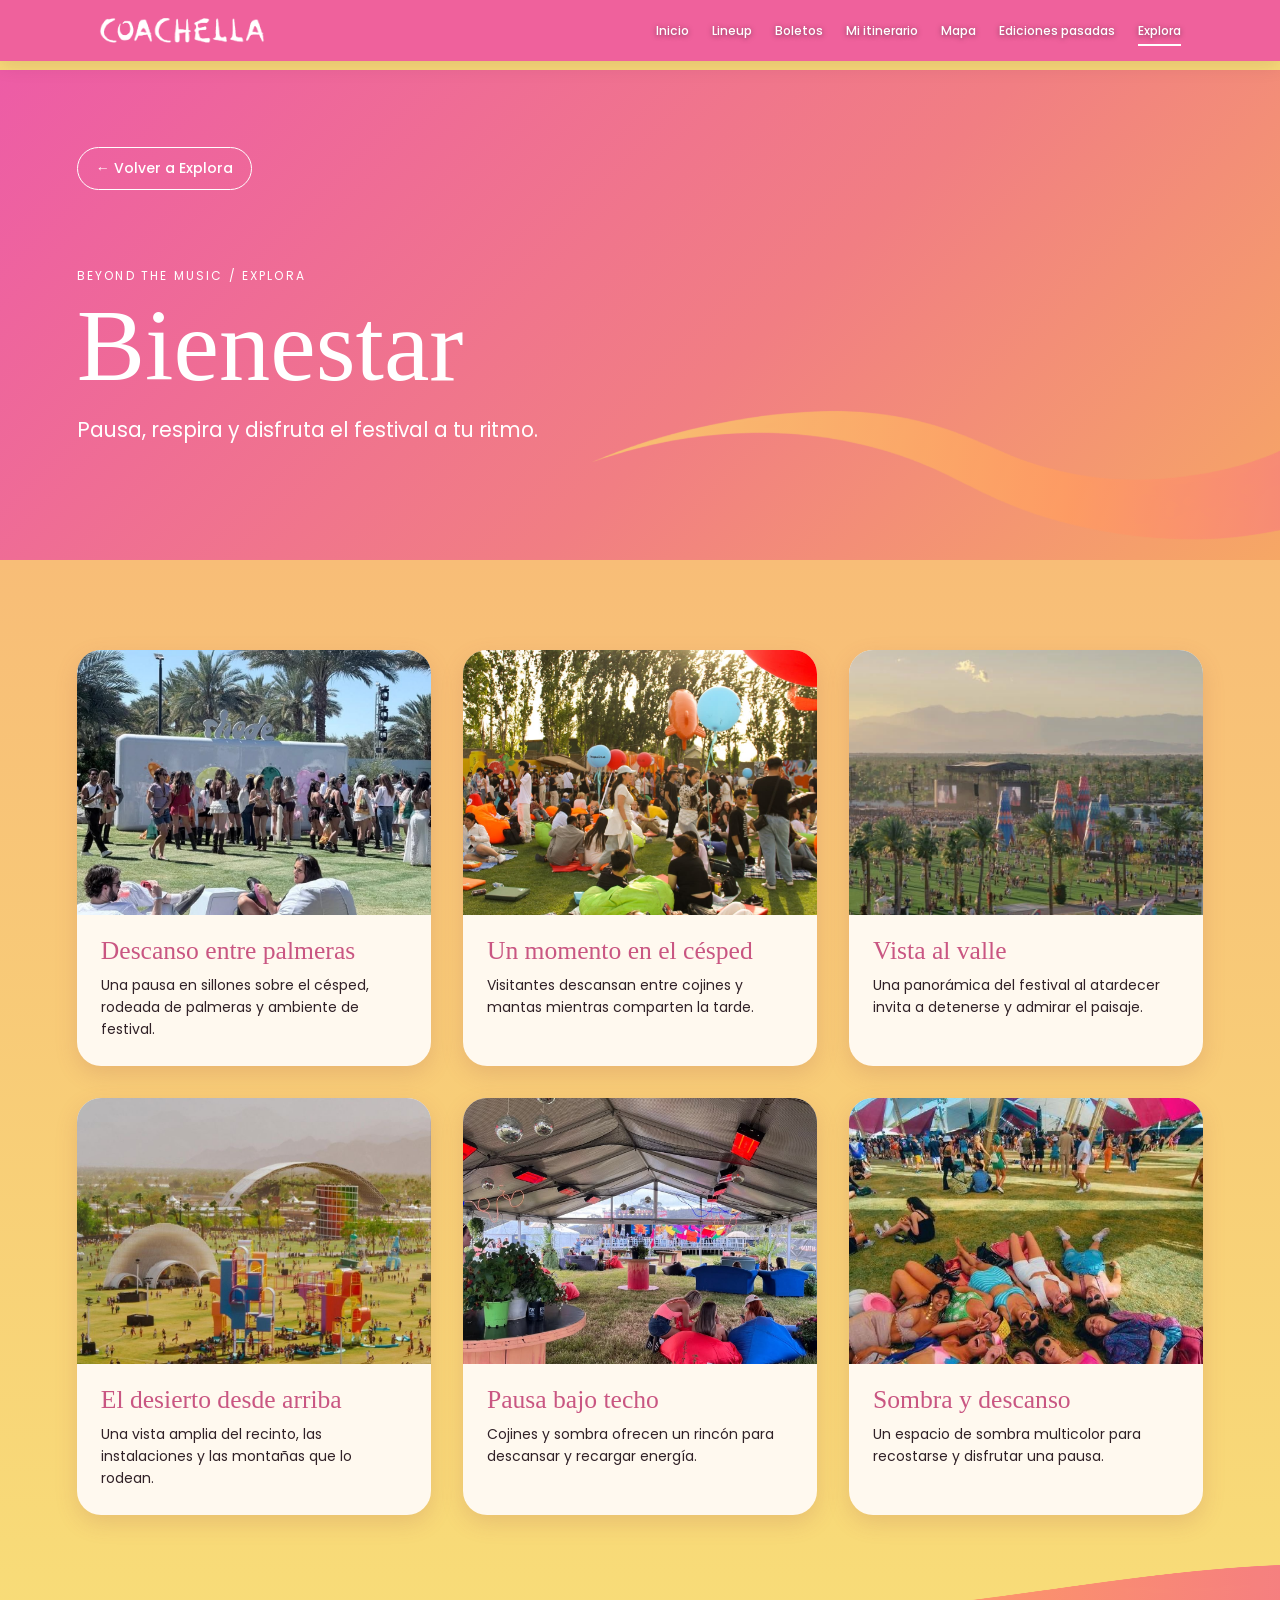
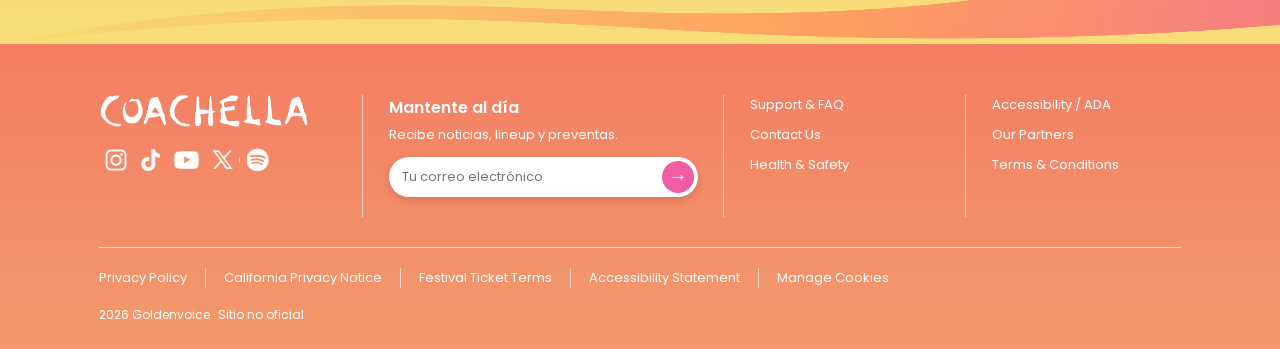
<file: bienestar.html>
<!doctype html><html lang="es"><head><meta charset="utf-8"><meta name="viewport" content="width=device-width,initial-scale=1"><meta name="description" content="Pausa, respira y disfruta el festival a tu ritmo. Una propuesta académica inspirada en Coachella."><meta name="theme-color" content="#F05DA2"><title>Bienestar | Coachella: Beyond the Music</title><link rel="preconnect" href="https://fonts.googleapis.com"><link rel="preconnect" href="https://fonts.gstatic.com" crossorigin><link href="https://fonts.googleapis.com/css2?family=IM+Fell+DW+Pica+SC&family=Poppins:wght@400;500;600&display=swap" rel="stylesheet"><link rel="stylesheet" href="css/styles.css"><link rel="stylesheet" href="css/explora-detalle.css"></head><body class="detail-page"><header class="site-header"><nav class="site-nav" aria-label="Navegación principal"><a class="site-brand" href="index.html#bienvenida" aria-label="Coachella, inicio"><img src="assets/images/coachella-logo-recortado.png" alt=""></a><button class="site-menu-toggle" type="button" aria-expanded="false" aria-controls="site-navigation" aria-label="Abrir menú"><span></span><span></span><span></span></button><div class="site-nav-links" id="site-navigation"><a href="index.html#bienvenida" data-section="bienvenida">Inicio</a><a href="index.html#lineup" data-section="lineup">Lineup</a><a href="index.html#boletos" data-section="boletos">Boletos</a><a href="index.html#itinerario" data-section="itinerario">Mi itinerario</a><a href="index.html#mapa" data-section="mapa">Mapa</a><a href="index.html#ediciones" data-section="ediciones">Ediciones pasadas</a><a href="index.html#explora" data-section="explora">Explora</a></div></nav></header><main><section class="detail-hero"><div class="detail-wave" aria-hidden="true"></div><div class="detail-wrap"><a class="detail-back" href="index.html#explora">← Volver a Explora</a><p class="detail-eyebrow">BEYOND THE MUSIC / EXPLORA</p><h1>Bienestar</h1><p class="detail-intro">Pausa, respira y disfruta el festival a tu ritmo.</p></div></section><section class="detail-content" aria-label="Descubre Bienestar"><div class="detail-grid"><article class="detail-card"><img src="assets/images/explora-detalle/bienestar/IMG_9988.JPG" alt="Personas descansando en sillones blancos sobre el césped" loading="lazy"><div class="detail-card-copy"><h2>Descanso entre palmeras</h2><p>Una pausa en sillones sobre el césped, rodeada de palmeras y ambiente de festival.</p></div></article><article class="detail-card"><img src="assets/images/explora-detalle/bienestar/IMG_9989.JPG" alt="Personas sentadas y recostadas sobre cojines en el césped" loading="lazy"><div class="detail-card-copy"><h2>Un momento en el césped</h2><p>Visitantes descansan entre cojines y mantas mientras comparten la tarde.</p></div></article><article class="detail-card"><img src="assets/images/explora-detalle/bienestar/IMG_9990.JPG" alt="Vista panorámica del festival y las montañas al atardecer" loading="lazy"><div class="detail-card-copy"><h2>Vista al valle</h2><p>Una panorámica del festival al atardecer invita a detenerse y admirar el paisaje.</p></div></article><article class="detail-card"><img src="assets/images/explora-detalle/bienestar/IMG_9991.JPG" alt="Vista aérea del recinto y el paisaje desértico" loading="lazy"><div class="detail-card-copy"><h2>El desierto desde arriba</h2><p>Una vista amplia del recinto, las instalaciones y las montañas que lo rodean.</p></div></article><article class="detail-card"><img src="assets/images/explora-detalle/bienestar/IMG_9992.JPG" alt="Personas descansando en cojines bajo una carpa" loading="lazy"><div class="detail-card-copy"><h2>Pausa bajo techo</h2><p>Cojines y sombra ofrecen un rincón para descansar y recargar energía.</p></div></article><article class="detail-card"><img src="assets/images/explora-detalle/bienestar/IMG_9993.JPG" alt="Grupo de personas descansando bajo una cubierta multicolor" loading="lazy"><div class="detail-card-copy"><h2>Sombra y descanso</h2><p>Un espacio de sombra multicolor para recostarse y disfrutar una pausa.</p></div></article></div></section><div class="detail-bottom-wave" aria-hidden="true"></div></main><dialog class="storage-dialog" aria-labelledby="storage-title"><div class="storage-dialog-body"><button type="button" class="storage-close" aria-label="Cerrar ventana">×</button><h2 id="storage-title">Almacenamiento en este sitio</h2><p>Este sitio guarda tus artistas favoritos en el almacenamiento local del navegador (localStorage). El formulario de newsletter no está conectado a un servicio: no envía ni almacena tu correo.</p><p>El proyecto no incorpora cookies publicitarias ni herramientas de seguimiento propias. La plataforma de alojamiento y las fuentes externas pueden usar tecnologías necesarias para su funcionamiento.</p></div></dialog><footer class="footer"><div class="footer-inner"><div class="footer-columns"><div class="footer-brand"><img src="assets/images/coachella-logo-recortado.png" alt="Coachella" class="footer-logo"><nav class="socials" aria-label="Redes sociales"><a href="https://www.instagram.com/coachella/" aria-label="Instagram oficial de Coachella"><span class="social-sprite social-instagram"></span></a><a href="https://www.tiktok.com/@coachella" aria-label="TikTok oficial de Coachella"><span class="social-sprite social-tiktok"></span></a><a href="https://www.youtube.com/channel/UCHF66aWLOxBW4l6VkSrS3cQ" aria-label="YouTube oficial de Coachella"><span class="social-sprite social-youtube"></span></a><a href="https://x.com/coachella" aria-label="X oficial de Coachella"><span class="social-sprite social-x"></span></a><a href="https://open.spotify.com/user/coachella" aria-label="Coachella en Spotify"><span class="social-sprite social-spotify"></span></a></nav></div><div class="footer-news"><h2>Mantente al día</h2><p>Recibe noticias, lineup y preventas.</p><form class="newsletter" novalidate><label class="sr-only" for="newsletter-email">Tu correo electrónico</label><div class="newsletter-field"><input id="newsletter-email" type="email" placeholder="Tu correo electrónico" required autocomplete="email"><button type="submit" aria-label="Enviar correo de demostración">→</button></div><p class="newsletter-message" aria-live="polite"></p></form></div><div class="footer-links" aria-label="Soporte"><span>Support &amp; FAQ</span><span>Contact Us</span><span>Health &amp; Safety</span></div><div class="footer-links" aria-label="Información adicional"><span>Accessibility / ADA</span><span>Our Partners</span><a href="https://www.aegpresents.com/terms/">Terms &amp; Conditions</a></div></div><nav class="footer-legal" aria-label="Información legal"><a href="https://www.aegworldwide.com/privacy-policy">Privacy Policy</a><a href="https://www.aegworldwide.com/privacy-policy">California Privacy Notice</a><a href="https://www.aegpresents.com/festival-ticket-terms/">Festival Ticket Terms</a><span>Accessibility Statement</span><button type="button" class="storage-open">Manage Cookies</button></nav><p class="footer-attribution">2026 Goldenvoice · Sitio no oficial</p></div></footer><script src="js/explora-detalle.js"></script><script src="js/site-nav.js"></script></body></html>
</file>
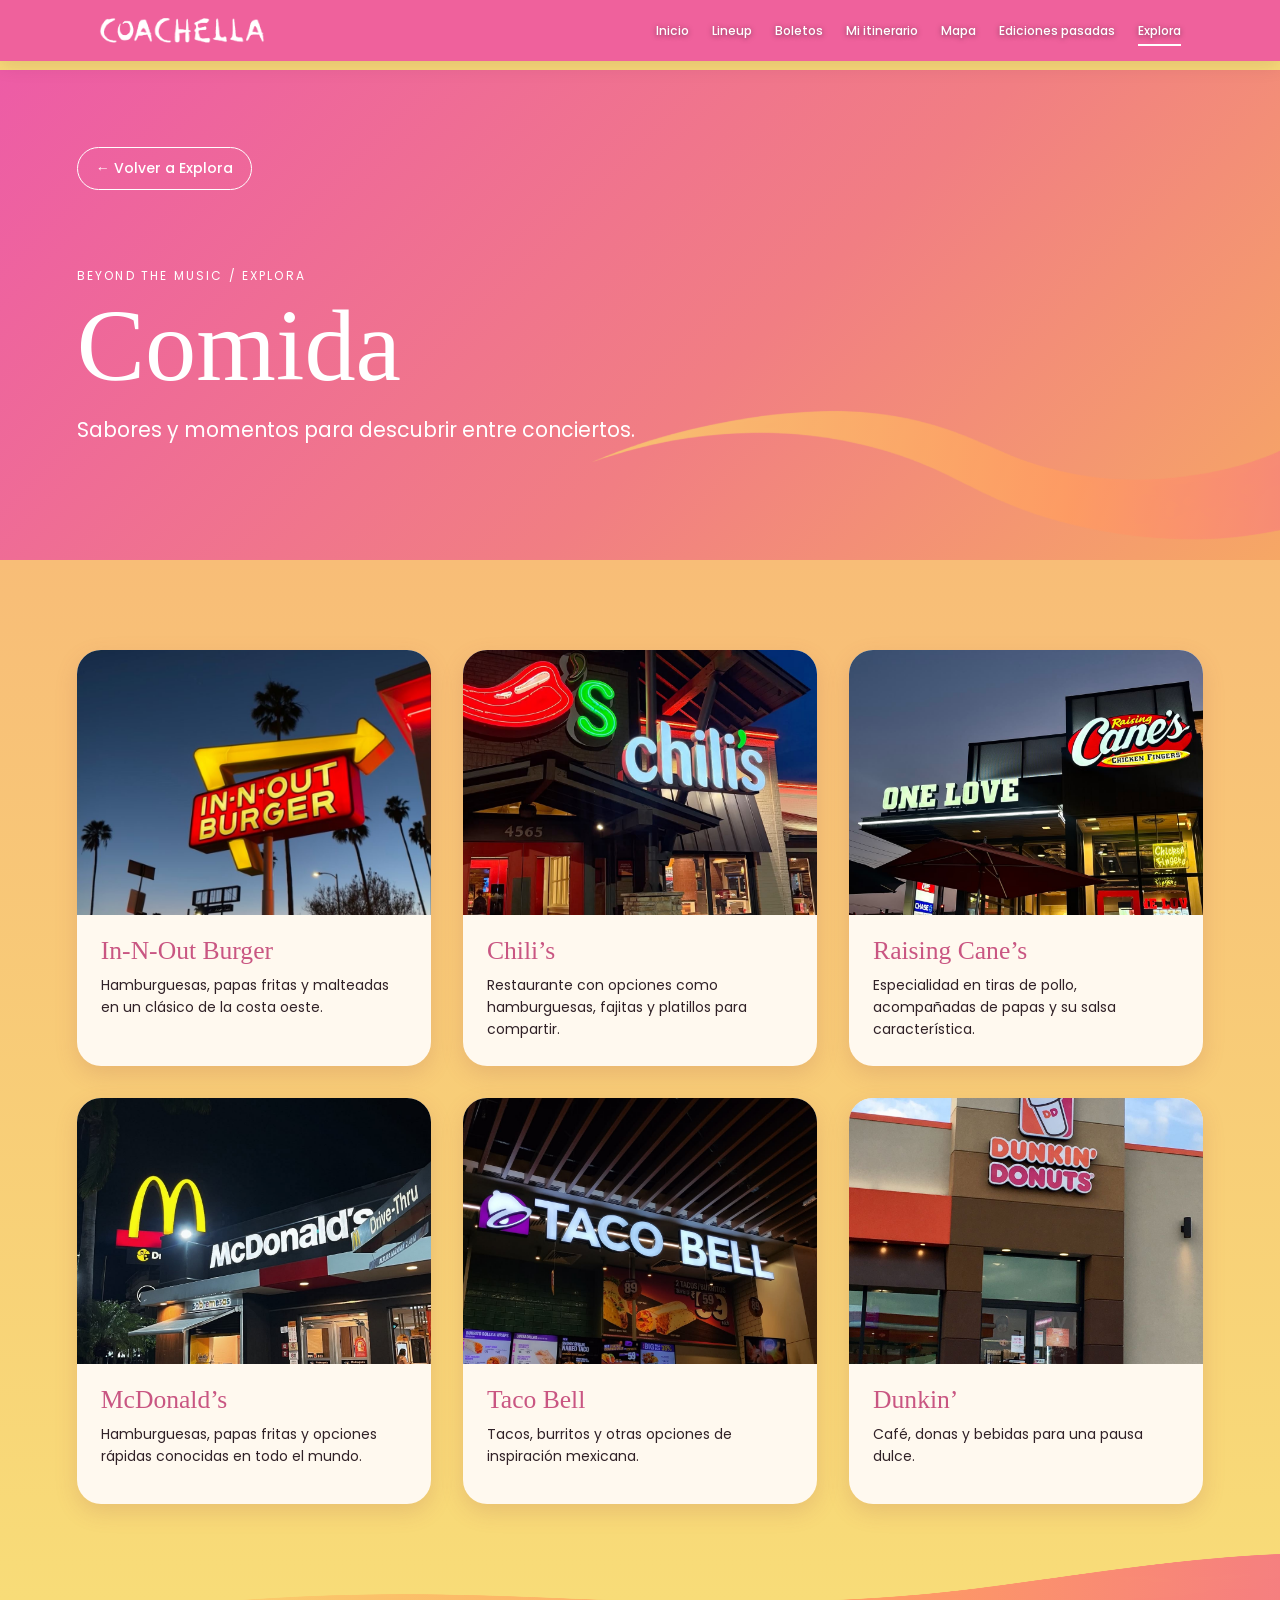
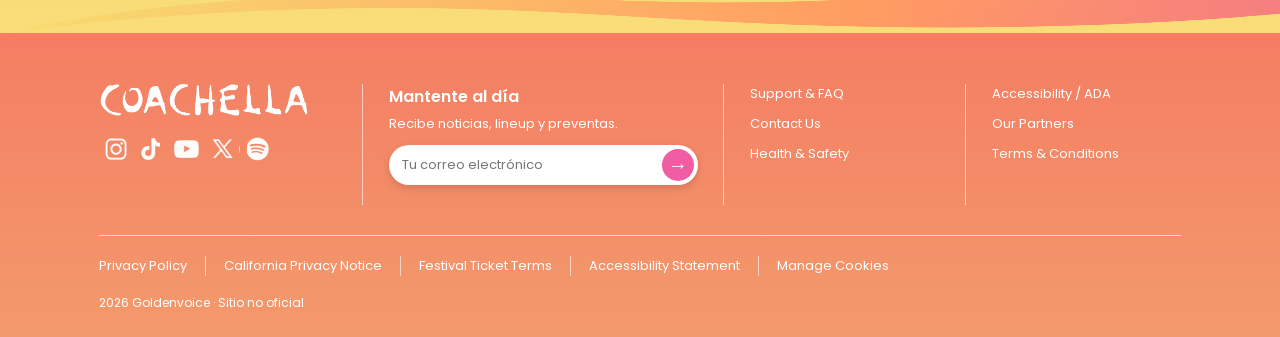
<file: comida.html>
<!doctype html><html lang="es"><head><meta charset="utf-8"><meta name="viewport" content="width=device-width,initial-scale=1"><meta name="description" content="Sabores y momentos para descubrir entre conciertos. Una propuesta académica inspirada en Coachella."><meta name="theme-color" content="#F05DA2"><title>Comida | Coachella: Beyond the Music</title><link rel="preconnect" href="https://fonts.googleapis.com"><link rel="preconnect" href="https://fonts.gstatic.com" crossorigin><link href="https://fonts.googleapis.com/css2?family=IM+Fell+DW+Pica+SC&family=Poppins:wght@400;500;600&display=swap" rel="stylesheet"><link rel="stylesheet" href="css/styles.css"><link rel="stylesheet" href="css/explora-detalle.css"></head><body class="detail-page"><header class="site-header"><nav class="site-nav" aria-label="Navegación principal"><a class="site-brand" href="index.html#bienvenida" aria-label="Coachella, inicio"><img src="assets/images/coachella-logo-recortado.png" alt=""></a><button class="site-menu-toggle" type="button" aria-expanded="false" aria-controls="site-navigation" aria-label="Abrir menú"><span></span><span></span><span></span></button><div class="site-nav-links" id="site-navigation"><a href="index.html#bienvenida" data-section="bienvenida">Inicio</a><a href="index.html#lineup" data-section="lineup">Lineup</a><a href="index.html#boletos" data-section="boletos">Boletos</a><a href="index.html#itinerario" data-section="itinerario">Mi itinerario</a><a href="index.html#mapa" data-section="mapa">Mapa</a><a href="index.html#ediciones" data-section="ediciones">Ediciones pasadas</a><a href="index.html#explora" data-section="explora">Explora</a></div></nav></header><main><section class="detail-hero"><div class="detail-wave" aria-hidden="true"></div><div class="detail-wrap"><a class="detail-back" href="index.html#explora">← Volver a Explora</a><p class="detail-eyebrow">BEYOND THE MUSIC / EXPLORA</p><h1>Comida</h1><p class="detail-intro">Sabores y momentos para descubrir entre conciertos.</p></div></section><section class="detail-content" aria-label="Descubre Comida"><div class="detail-grid"><article class="detail-card"><img src="assets/images/explora-detalle/comida/IMG_3352.JPG" alt="Letrero de In-N-Out Burger al atardecer" loading="lazy"><div class="detail-card-copy"><h2>In-N-Out Burger</h2><p>Hamburguesas, papas fritas y malteadas en un clásico de la costa oeste.</p></div></article><article class="detail-card"><img src="assets/images/explora-detalle/comida/IMG_3353.JPG" alt="Entrada iluminada de un restaurante Chili’s" loading="lazy"><div class="detail-card-copy"><h2>Chili’s</h2><p>Restaurante con opciones como hamburguesas, fajitas y platillos para compartir.</p></div></article><article class="detail-card"><img src="assets/images/explora-detalle/comida/IMG_3354.JPG" alt="Fachada de Raising Cane’s Chicken Fingers" loading="lazy"><div class="detail-card-copy"><h2>Raising Cane’s</h2><p>Especialidad en tiras de pollo, acompañadas de papas y su salsa característica.</p></div></article><article class="detail-card"><img src="assets/images/explora-detalle/comida/IMG_3355.JPG" alt="Restaurante McDonald’s por la noche" loading="lazy"><div class="detail-card-copy"><h2>McDonald’s</h2><p>Hamburguesas, papas fritas y opciones rápidas conocidas en todo el mundo.</p></div></article><article class="detail-card"><img src="assets/images/explora-detalle/comida/IMG_3356.JPG" alt="Mostrador y letrero iluminado de Taco Bell" loading="lazy"><div class="detail-card-copy"><h2>Taco Bell</h2><p>Tacos, burritos y otras opciones de inspiración mexicana.</p></div></article><article class="detail-card"><img src="assets/images/explora-detalle/comida/IMG_3357.JPG" alt="Fachada de Dunkin’ Donuts" loading="lazy"><div class="detail-card-copy"><h2>Dunkin’</h2><p>Café, donas y bebidas para una pausa dulce.</p></div></article></div></section><div class="detail-bottom-wave" aria-hidden="true"></div></main><dialog class="storage-dialog" aria-labelledby="storage-title"><div class="storage-dialog-body"><button type="button" class="storage-close" aria-label="Cerrar ventana">×</button><h2 id="storage-title">Almacenamiento en este sitio</h2><p>Este sitio guarda tus artistas favoritos en el almacenamiento local del navegador (localStorage). El formulario de newsletter no está conectado a un servicio: no envía ni almacena tu correo.</p><p>El proyecto no incorpora cookies publicitarias ni herramientas de seguimiento propias. La plataforma de alojamiento y las fuentes externas pueden usar tecnologías necesarias para su funcionamiento.</p></div></dialog><footer class="footer"><div class="footer-inner"><div class="footer-columns"><div class="footer-brand"><img src="assets/images/coachella-logo-recortado.png" alt="Coachella" class="footer-logo"><nav class="socials" aria-label="Redes sociales"><a href="https://www.instagram.com/coachella/" aria-label="Instagram oficial de Coachella"><span class="social-sprite social-instagram"></span></a><a href="https://www.tiktok.com/@coachella" aria-label="TikTok oficial de Coachella"><span class="social-sprite social-tiktok"></span></a><a href="https://www.youtube.com/channel/UCHF66aWLOxBW4l6VkSrS3cQ" aria-label="YouTube oficial de Coachella"><span class="social-sprite social-youtube"></span></a><a href="https://x.com/coachella" aria-label="X oficial de Coachella"><span class="social-sprite social-x"></span></a><a href="https://open.spotify.com/user/coachella" aria-label="Coachella en Spotify"><span class="social-sprite social-spotify"></span></a></nav></div><div class="footer-news"><h2>Mantente al día</h2><p>Recibe noticias, lineup y preventas.</p><form class="newsletter" novalidate><label class="sr-only" for="newsletter-email">Tu correo electrónico</label><div class="newsletter-field"><input id="newsletter-email" type="email" placeholder="Tu correo electrónico" required autocomplete="email"><button type="submit" aria-label="Enviar correo de demostración">→</button></div><p class="newsletter-message" aria-live="polite"></p></form></div><div class="footer-links" aria-label="Soporte"><span>Support &amp; FAQ</span><span>Contact Us</span><span>Health &amp; Safety</span></div><div class="footer-links" aria-label="Información adicional"><span>Accessibility / ADA</span><span>Our Partners</span><a href="https://www.aegpresents.com/terms/">Terms &amp; Conditions</a></div></div><nav class="footer-legal" aria-label="Información legal"><a href="https://www.aegworldwide.com/privacy-policy">Privacy Policy</a><a href="https://www.aegworldwide.com/privacy-policy">California Privacy Notice</a><a href="https://www.aegpresents.com/festival-ticket-terms/">Festival Ticket Terms</a><span>Accessibility Statement</span><button type="button" class="storage-open">Manage Cookies</button></nav><p class="footer-attribution">2026 Goldenvoice · Sitio no oficial</p></div></footer><script src="js/explora-detalle.js"></script><script src="js/site-nav.js"></script></body></html>
</file>
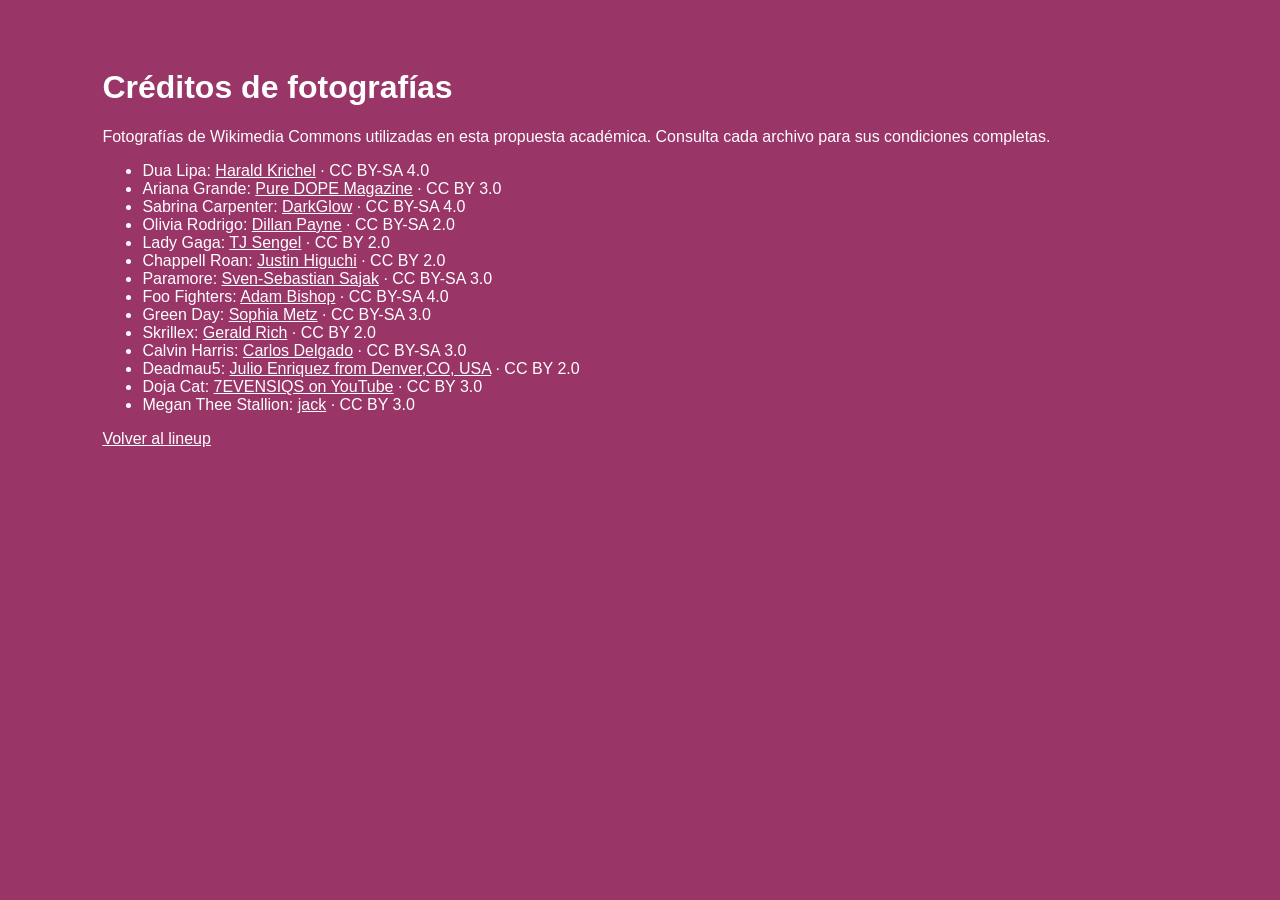
<file: creditos-fotografias.html>
<!doctype html><html lang="es"><head><meta charset="utf-8"><meta name="viewport" content="width=device-width,initial-scale=1"><title>Créditos de fotografías | Coachella</title><link rel="stylesheet" href="css/styles.css"></head><body><main style="padding:3rem max(24px,8vw);background:#9a3567;min-height:100vh"><h1>Créditos de fotografías</h1><p>Fotografías de Wikimedia Commons utilizadas en esta propuesta académica. Consulta cada archivo para sus condiciones completas.</p><ul>
<li>Dua Lipa: <a style="color:white" href="https://commons.wikimedia.org/wiki/File:British_singer_and_songwriter_Dua_Lipa_at_the_SWR3_New_Pop_Festival_2016.jpg">Harald Krichel</a> · CC BY-SA 4.0</li>
<li>Ariana Grande: <a style="color:white" href="https://commons.wikimedia.org/wiki/File:Ariana_Grande_%26_Nicki_Minaj_concert_2016.jpg">Pure DOPE Magazine</a> · CC BY 3.0</li>
<li>Sabrina Carpenter: <a style="color:white" href="https://commons.wikimedia.org/wiki/File:Sabrina_Carpenter_2017c.jpg">DarkGlow</a> · CC BY-SA 4.0</li>
<li>Olivia Rodrigo: <a style="color:white" href="https://commons.wikimedia.org/wiki/File:Sour_Tour_Toronto_2022-4.jpg">Dillan Payne</a> · CC BY-SA 2.0</li>
<li>Lady Gaga: <a style="color:white" href="https://commons.wikimedia.org/wiki/File:Lady_GAGA,_GMA_Concert,_Mark_Kanemura,_MICHAEL_SILAS.jpg">TJ  Sengel</a> · CC BY 2.0</li>
<li>Chappell Roan: <a style="color:white" href="https://commons.wikimedia.org/wiki/File:Chappell_Roan_@_Hollywood_Palladium_11_18_2022_(53886572991).jpg">Justin Higuchi</a> · CC BY 2.0</li>
<li>Paramore: <a style="color:white" href="https://commons.wikimedia.org/wiki/File:RiP2013_Paramore_Hayley_Williams_0003.jpg">Sven-Sebastian Sajak</a> · CC BY-SA 3.0</li>
<li>Foo Fighters: <a style="color:white" href="https://commons.wikimedia.org/wiki/File:Rogers_Stadium_Foo_Fighters_fireworks.jpg">Adam Bishop</a> · CC BY-SA 4.0</li>
<li>Green Day: <a style="color:white" href="https://commons.wikimedia.org/wiki/File:Concert_de_Green_Day_au_Parc_des_Princes.jpg">Sophia Metz</a> · CC BY-SA 3.0</li>
<li>Skrillex: <a style="color:white" href="https://commons.wikimedia.org/wiki/File:Skrillex_%26_Tyler_the_Creator.jpg">Gerald Rich</a> · CC BY 2.0</li>
<li>Calvin Harris: <a style="color:white" href="https://commons.wikimedia.org/wiki/File:Calvin_Harris_-_Rock_in_Rio_Madrid_2012_-_12.jpg">Carlos Delgado</a> · CC BY-SA 3.0</li>
<li>Deadmau5: <a style="color:white" href="https://commons.wikimedia.org/wiki/File:Deadmau5_in_2017_(cropped).jpg">Julio Enriquez from Denver,CO, USA</a> · CC BY 2.0</li>
<li>Doja Cat: <a style="color:white" href="https://commons.wikimedia.org/wiki/File:Doja_Cat_Cabooze_2018_03.png">7EVENSIQS on YouTube</a> · CC BY 3.0</li>
<li>Megan Thee Stallion: <a style="color:white" href="https://commons.wikimedia.org/wiki/File:Megan_Thee_Stallion_in_Chicago_2021.jpg">jack</a> · CC BY 3.0</li>
</ul><a href="index.html#lineup" style="color:white">Volver al lineup</a></main></body></html>
</file>
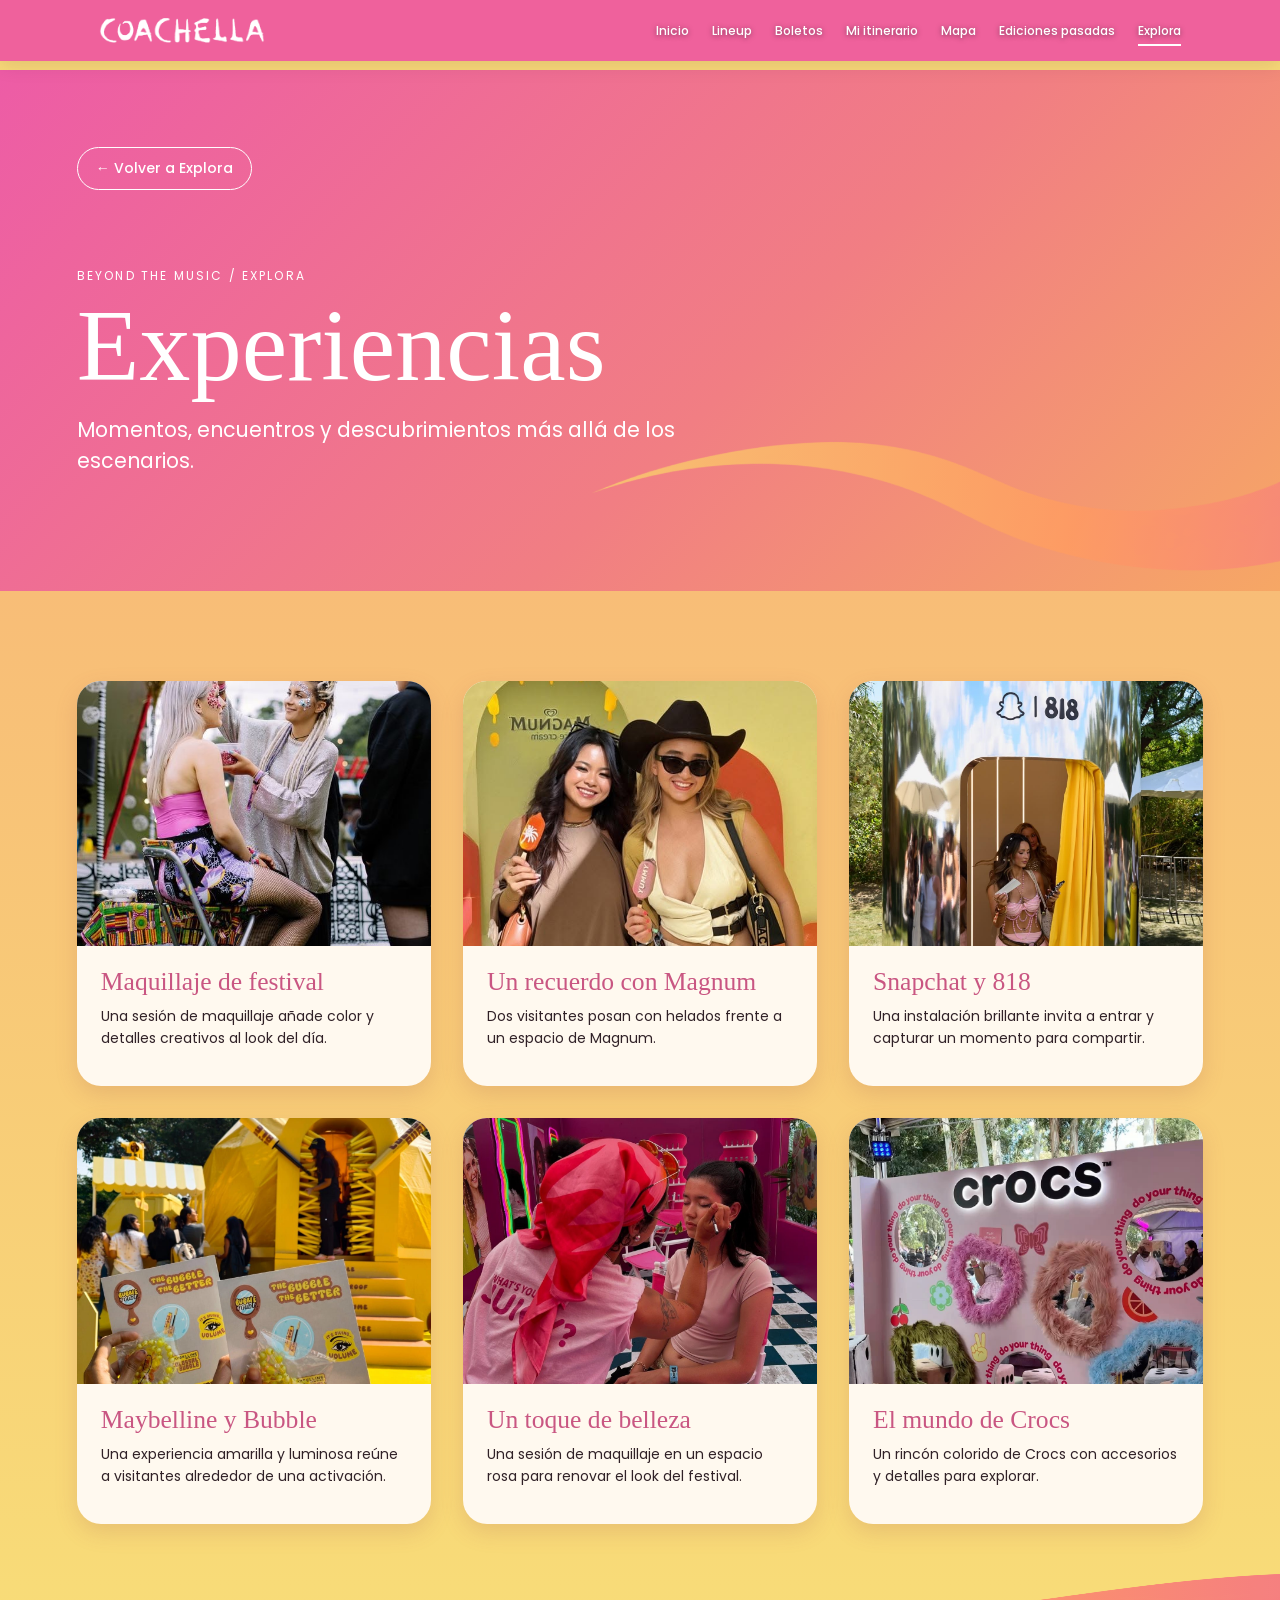
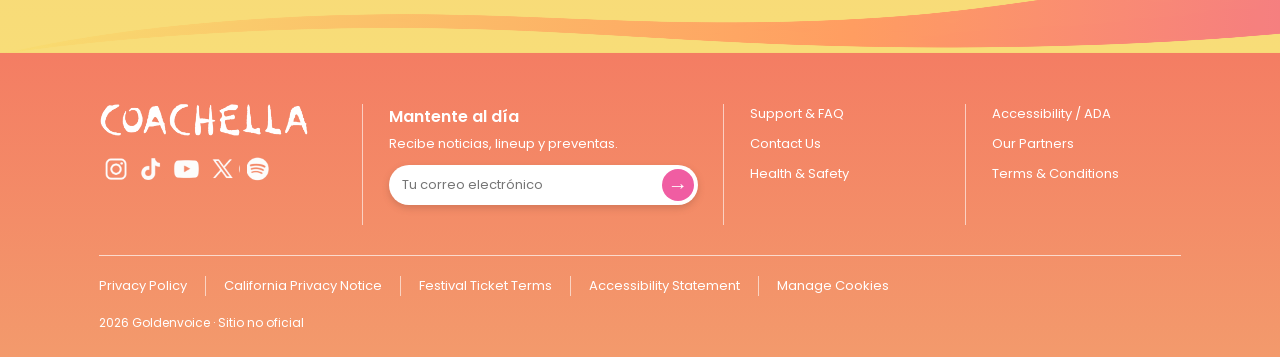
<file: experiencias.html>
<!doctype html><html lang="es"><head><meta charset="utf-8"><meta name="viewport" content="width=device-width,initial-scale=1"><meta name="description" content="Momentos, encuentros y descubrimientos más allá de los escenarios. Una propuesta académica inspirada en Coachella."><meta name="theme-color" content="#F05DA2"><title>Experiencias | Coachella: Beyond the Music</title><link rel="preconnect" href="https://fonts.googleapis.com"><link rel="preconnect" href="https://fonts.gstatic.com" crossorigin><link href="https://fonts.googleapis.com/css2?family=IM+Fell+DW+Pica+SC&family=Poppins:wght@400;500;600&display=swap" rel="stylesheet"><link rel="stylesheet" href="css/styles.css"><link rel="stylesheet" href="css/explora-detalle.css"></head><body class="detail-page"><header class="site-header"><nav class="site-nav" aria-label="Navegación principal"><a class="site-brand" href="index.html#bienvenida" aria-label="Coachella, inicio"><img src="assets/images/coachella-logo-recortado.png" alt=""></a><button class="site-menu-toggle" type="button" aria-expanded="false" aria-controls="site-navigation" aria-label="Abrir menú"><span></span><span></span><span></span></button><div class="site-nav-links" id="site-navigation"><a href="index.html#bienvenida" data-section="bienvenida">Inicio</a><a href="index.html#lineup" data-section="lineup">Lineup</a><a href="index.html#boletos" data-section="boletos">Boletos</a><a href="index.html#itinerario" data-section="itinerario">Mi itinerario</a><a href="index.html#mapa" data-section="mapa">Mapa</a><a href="index.html#ediciones" data-section="ediciones">Ediciones pasadas</a><a href="index.html#explora" data-section="explora">Explora</a></div></nav></header><main><section class="detail-hero"><div class="detail-wave" aria-hidden="true"></div><div class="detail-wrap"><a class="detail-back" href="index.html#explora">← Volver a Explora</a><p class="detail-eyebrow">BEYOND THE MUSIC / EXPLORA</p><h1>Experiencias</h1><p class="detail-intro">Momentos, encuentros y descubrimientos más allá de los escenarios.</p></div></section><section class="detail-content" aria-label="Descubre Experiencias"><div class="detail-grid"><article class="detail-card"><img src="assets/images/explora-detalle/experiencias/IMG_9980.JPG" alt="Una maquillista aplica maquillaje a una visitante" loading="lazy"><div class="detail-card-copy"><h2>Maquillaje de festival</h2><p>Una sesión de maquillaje añade color y detalles creativos al look del día.</p></div></article><article class="detail-card"><img src="assets/images/explora-detalle/experiencias/IMG_9981.JPG" alt="Dos personas con helados en un espacio de Magnum" loading="lazy"><div class="detail-card-copy"><h2>Un recuerdo con Magnum</h2><p>Dos visitantes posan con helados frente a un espacio de Magnum.</p></div></article><article class="detail-card"><img src="assets/images/explora-detalle/experiencias/IMG_9982.JPG" alt="Visitante en una instalación de Snapchat y 818" loading="lazy"><div class="detail-card-copy"><h2>Snapchat y 818</h2><p>Una instalación brillante invita a entrar y capturar un momento para compartir.</p></div></article><article class="detail-card"><img src="assets/images/explora-detalle/experiencias/IMG_9983.JPG" alt="Entrada amarilla de una activación de Maybelline y Bubble" loading="lazy"><div class="detail-card-copy"><h2>Maybelline y Bubble</h2><p>Una experiencia amarilla y luminosa reúne a visitantes alrededor de una activación.</p></div></article><article class="detail-card"><img src="assets/images/explora-detalle/experiencias/IMG_9984.JPG" alt="Una maquillista atiende a una visitante en un espacio rosa" loading="lazy"><div class="detail-card-copy"><h2>Un toque de belleza</h2><p>Una sesión de maquillaje en un espacio rosa para renovar el look del festival.</p></div></article><article class="detail-card"><img src="assets/images/explora-detalle/experiencias/IMG_9986.JPG" alt="Exhibición de Crocs con accesorios en una instalación" loading="lazy"><div class="detail-card-copy"><h2>El mundo de Crocs</h2><p>Un rincón colorido de Crocs con accesorios y detalles para explorar.</p></div></article></div></section><div class="detail-bottom-wave" aria-hidden="true"></div></main><dialog class="storage-dialog" aria-labelledby="storage-title"><div class="storage-dialog-body"><button type="button" class="storage-close" aria-label="Cerrar ventana">×</button><h2 id="storage-title">Almacenamiento en este sitio</h2><p>Este sitio guarda tus artistas favoritos en el almacenamiento local del navegador (localStorage). El formulario de newsletter no está conectado a un servicio: no envía ni almacena tu correo.</p><p>El proyecto no incorpora cookies publicitarias ni herramientas de seguimiento propias. La plataforma de alojamiento y las fuentes externas pueden usar tecnologías necesarias para su funcionamiento.</p></div></dialog><footer class="footer"><div class="footer-inner"><div class="footer-columns"><div class="footer-brand"><img src="assets/images/coachella-logo-recortado.png" alt="Coachella" class="footer-logo"><nav class="socials" aria-label="Redes sociales"><a href="https://www.instagram.com/coachella/" aria-label="Instagram oficial de Coachella"><span class="social-sprite social-instagram"></span></a><a href="https://www.tiktok.com/@coachella" aria-label="TikTok oficial de Coachella"><span class="social-sprite social-tiktok"></span></a><a href="https://www.youtube.com/channel/UCHF66aWLOxBW4l6VkSrS3cQ" aria-label="YouTube oficial de Coachella"><span class="social-sprite social-youtube"></span></a><a href="https://x.com/coachella" aria-label="X oficial de Coachella"><span class="social-sprite social-x"></span></a><a href="https://open.spotify.com/user/coachella" aria-label="Coachella en Spotify"><span class="social-sprite social-spotify"></span></a></nav></div><div class="footer-news"><h2>Mantente al día</h2><p>Recibe noticias, lineup y preventas.</p><form class="newsletter" novalidate><label class="sr-only" for="newsletter-email">Tu correo electrónico</label><div class="newsletter-field"><input id="newsletter-email" type="email" placeholder="Tu correo electrónico" required autocomplete="email"><button type="submit" aria-label="Enviar correo de demostración">→</button></div><p class="newsletter-message" aria-live="polite"></p></form></div><div class="footer-links" aria-label="Soporte"><span>Support &amp; FAQ</span><span>Contact Us</span><span>Health &amp; Safety</span></div><div class="footer-links" aria-label="Información adicional"><span>Accessibility / ADA</span><span>Our Partners</span><a href="https://www.aegpresents.com/terms/">Terms &amp; Conditions</a></div></div><nav class="footer-legal" aria-label="Información legal"><a href="https://www.aegworldwide.com/privacy-policy">Privacy Policy</a><a href="https://www.aegworldwide.com/privacy-policy">California Privacy Notice</a><a href="https://www.aegpresents.com/festival-ticket-terms/">Festival Ticket Terms</a><span>Accessibility Statement</span><button type="button" class="storage-open">Manage Cookies</button></nav><p class="footer-attribution">2026 Goldenvoice · Sitio no oficial</p></div></footer><script src="js/explora-detalle.js"></script><script src="js/site-nav.js"></script></body></html>
</file>
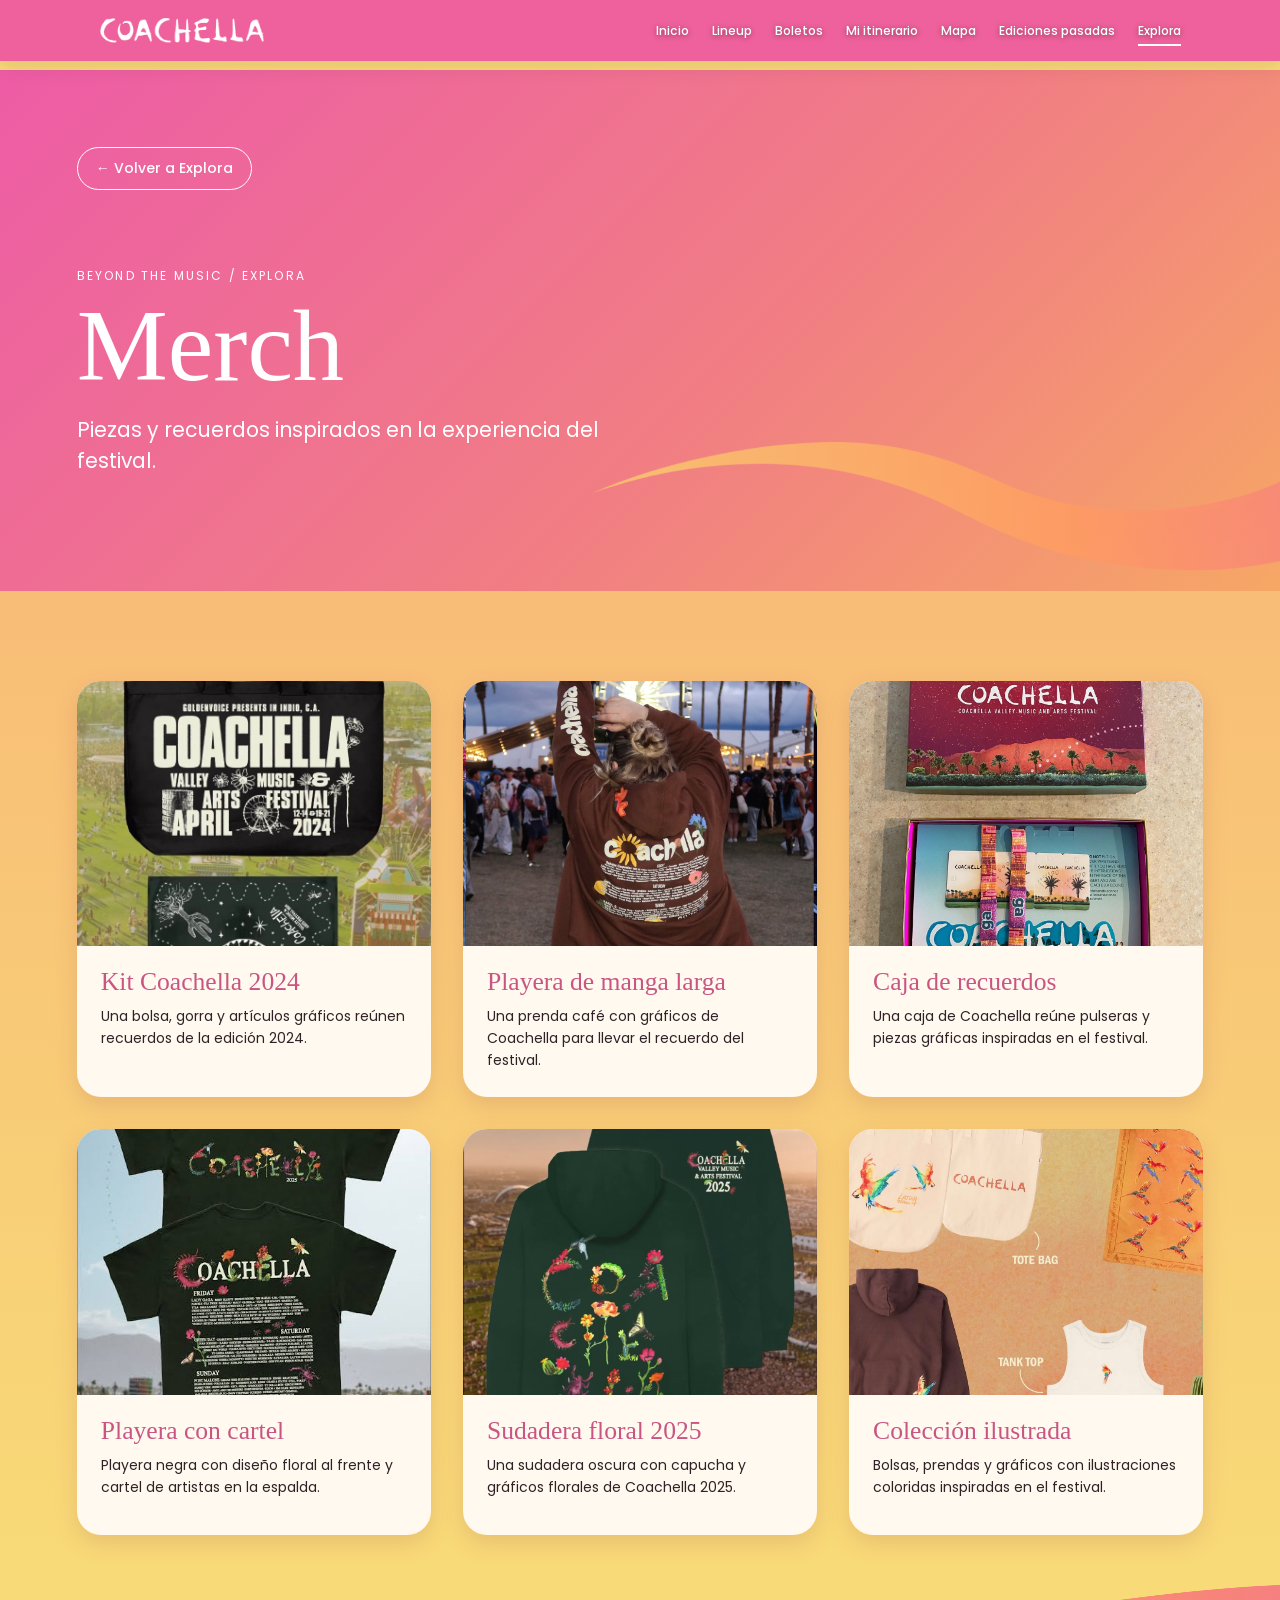
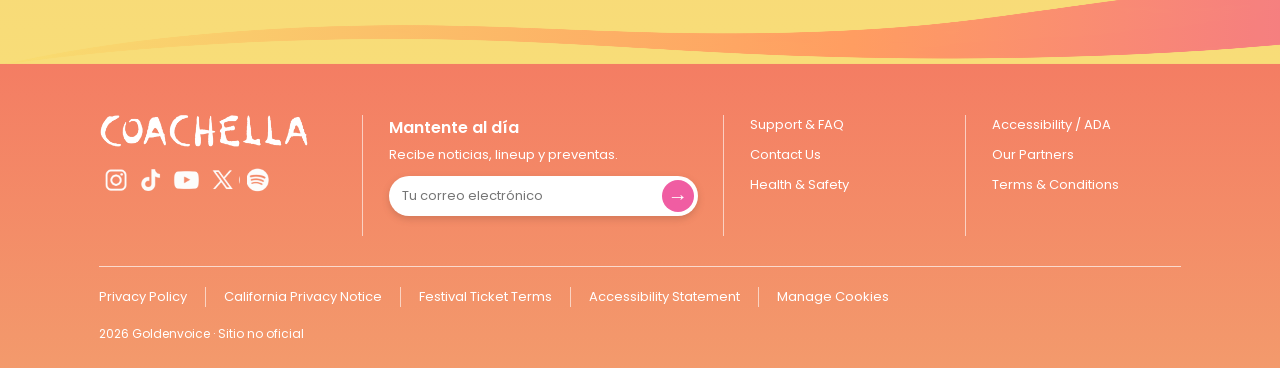
<file: merch.html>
<!doctype html><html lang="es"><head><meta charset="utf-8"><meta name="viewport" content="width=device-width,initial-scale=1"><meta name="description" content="Piezas y recuerdos inspirados en la experiencia del festival. Una propuesta académica inspirada en Coachella."><meta name="theme-color" content="#F05DA2"><title>Merch | Coachella: Beyond the Music</title><link rel="preconnect" href="https://fonts.googleapis.com"><link rel="preconnect" href="https://fonts.gstatic.com" crossorigin><link href="https://fonts.googleapis.com/css2?family=IM+Fell+DW+Pica+SC&family=Poppins:wght@400;500;600&display=swap" rel="stylesheet"><link rel="stylesheet" href="css/styles.css"><link rel="stylesheet" href="css/explora-detalle.css"></head><body class="detail-page"><header class="site-header"><nav class="site-nav" aria-label="Navegación principal"><a class="site-brand" href="index.html#bienvenida" aria-label="Coachella, inicio"><img src="assets/images/coachella-logo-recortado.png" alt=""></a><button class="site-menu-toggle" type="button" aria-expanded="false" aria-controls="site-navigation" aria-label="Abrir menú"><span></span><span></span><span></span></button><div class="site-nav-links" id="site-navigation"><a href="index.html#bienvenida" data-section="bienvenida">Inicio</a><a href="index.html#lineup" data-section="lineup">Lineup</a><a href="index.html#boletos" data-section="boletos">Boletos</a><a href="index.html#itinerario" data-section="itinerario">Mi itinerario</a><a href="index.html#mapa" data-section="mapa">Mapa</a><a href="index.html#ediciones" data-section="ediciones">Ediciones pasadas</a><a href="index.html#explora" data-section="explora">Explora</a></div></nav></header><main><section class="detail-hero"><div class="detail-wave" aria-hidden="true"></div><div class="detail-wrap"><a class="detail-back" href="index.html#explora">← Volver a Explora</a><p class="detail-eyebrow">BEYOND THE MUSIC / EXPLORA</p><h1>Merch</h1><p class="detail-intro">Piezas y recuerdos inspirados en la experiencia del festival.</p></div></section><section class="detail-content" aria-label="Descubre Merch"><div class="detail-grid"><article class="detail-card"><img src="assets/images/explora-detalle/merch/IMG_9994.JPG" alt="Bolsa negra, gorra y artículos gráficos de Coachella 2024" loading="lazy"><div class="detail-card-copy"><h2>Kit Coachella 2024</h2><p>Una bolsa, gorra y artículos gráficos reúnen recuerdos de la edición 2024.</p></div></article><article class="detail-card"><img src="assets/images/explora-detalle/merch/IMG_9995.JPG" alt="Persona con playera café de manga larga y gráficos de Coachella" loading="lazy"><div class="detail-card-copy"><h2>Playera de manga larga</h2><p>Una prenda café con gráficos de Coachella para llevar el recuerdo del festival.</p></div></article><article class="detail-card"><img src="assets/images/explora-detalle/merch/IMG_9996.JPG" alt="Caja de Coachella abierta con pulseras y material gráfico" loading="lazy"><div class="detail-card-copy"><h2>Caja de recuerdos</h2><p>Una caja de Coachella reúne pulseras y piezas gráficas inspiradas en el festival.</p></div></article><article class="detail-card"><img src="assets/images/explora-detalle/merch/IMG_9997.JPG" alt="Frente y espalda de una playera negra con diseño floral" loading="lazy"><div class="detail-card-copy"><h2>Playera con cartel</h2><p>Playera negra con diseño floral al frente y cartel de artistas en la espalda.</p></div></article><article class="detail-card"><img src="assets/images/explora-detalle/merch/IMG_9998.jpg" alt="Sudadera oscura de Coachella 2025 vista por delante y por detrás" loading="lazy"><div class="detail-card-copy"><h2>Sudadera floral 2025</h2><p>Una sudadera oscura con capucha y gráficos florales de Coachella 2025.</p></div></article><article class="detail-card"><img src="assets/images/explora-detalle/merch/IMG_9999.jpg" alt="Colección de bolsas y prendas ilustradas de Coachella" loading="lazy"><div class="detail-card-copy"><h2>Colección ilustrada</h2><p>Bolsas, prendas y gráficos con ilustraciones coloridas inspiradas en el festival.</p></div></article></div></section><div class="detail-bottom-wave" aria-hidden="true"></div></main><dialog class="storage-dialog" aria-labelledby="storage-title"><div class="storage-dialog-body"><button type="button" class="storage-close" aria-label="Cerrar ventana">×</button><h2 id="storage-title">Almacenamiento en este sitio</h2><p>Este sitio guarda tus artistas favoritos en el almacenamiento local del navegador (localStorage). El formulario de newsletter no está conectado a un servicio: no envía ni almacena tu correo.</p><p>El proyecto no incorpora cookies publicitarias ni herramientas de seguimiento propias. La plataforma de alojamiento y las fuentes externas pueden usar tecnologías necesarias para su funcionamiento.</p></div></dialog><footer class="footer"><div class="footer-inner"><div class="footer-columns"><div class="footer-brand"><img src="assets/images/coachella-logo-recortado.png" alt="Coachella" class="footer-logo"><nav class="socials" aria-label="Redes sociales"><a href="https://www.instagram.com/coachella/" aria-label="Instagram oficial de Coachella"><span class="social-sprite social-instagram"></span></a><a href="https://www.tiktok.com/@coachella" aria-label="TikTok oficial de Coachella"><span class="social-sprite social-tiktok"></span></a><a href="https://www.youtube.com/channel/UCHF66aWLOxBW4l6VkSrS3cQ" aria-label="YouTube oficial de Coachella"><span class="social-sprite social-youtube"></span></a><a href="https://x.com/coachella" aria-label="X oficial de Coachella"><span class="social-sprite social-x"></span></a><a href="https://open.spotify.com/user/coachella" aria-label="Coachella en Spotify"><span class="social-sprite social-spotify"></span></a></nav></div><div class="footer-news"><h2>Mantente al día</h2><p>Recibe noticias, lineup y preventas.</p><form class="newsletter" novalidate><label class="sr-only" for="newsletter-email">Tu correo electrónico</label><div class="newsletter-field"><input id="newsletter-email" type="email" placeholder="Tu correo electrónico" required autocomplete="email"><button type="submit" aria-label="Enviar correo de demostración">→</button></div><p class="newsletter-message" aria-live="polite"></p></form></div><div class="footer-links" aria-label="Soporte"><span>Support &amp; FAQ</span><span>Contact Us</span><span>Health &amp; Safety</span></div><div class="footer-links" aria-label="Información adicional"><span>Accessibility / ADA</span><span>Our Partners</span><a href="https://www.aegpresents.com/terms/">Terms &amp; Conditions</a></div></div><nav class="footer-legal" aria-label="Información legal"><a href="https://www.aegworldwide.com/privacy-policy">Privacy Policy</a><a href="https://www.aegworldwide.com/privacy-policy">California Privacy Notice</a><a href="https://www.aegpresents.com/festival-ticket-terms/">Festival Ticket Terms</a><span>Accessibility Statement</span><button type="button" class="storage-open">Manage Cookies</button></nav><p class="footer-attribution">2026 Goldenvoice · Sitio no oficial</p></div></footer><script src="js/explora-detalle.js"></script><script src="js/site-nav.js"></script></body></html>
</file>
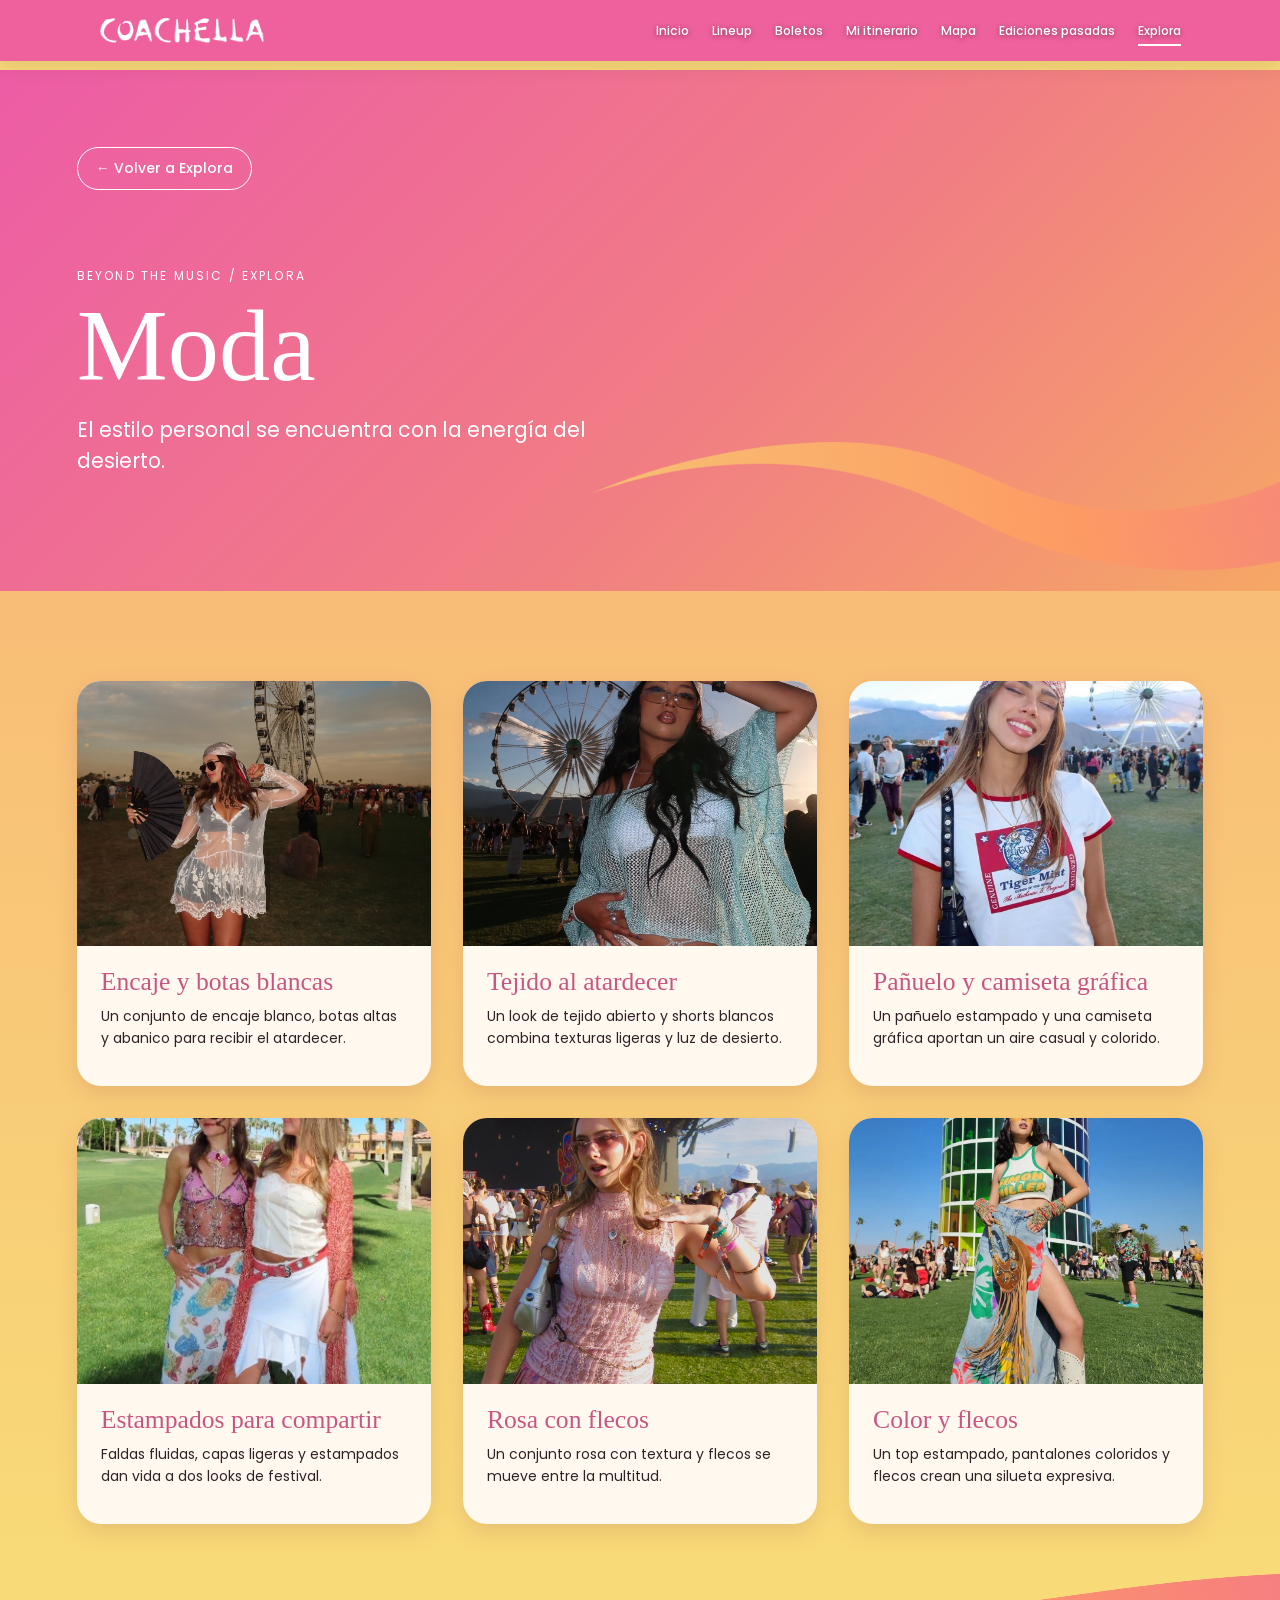
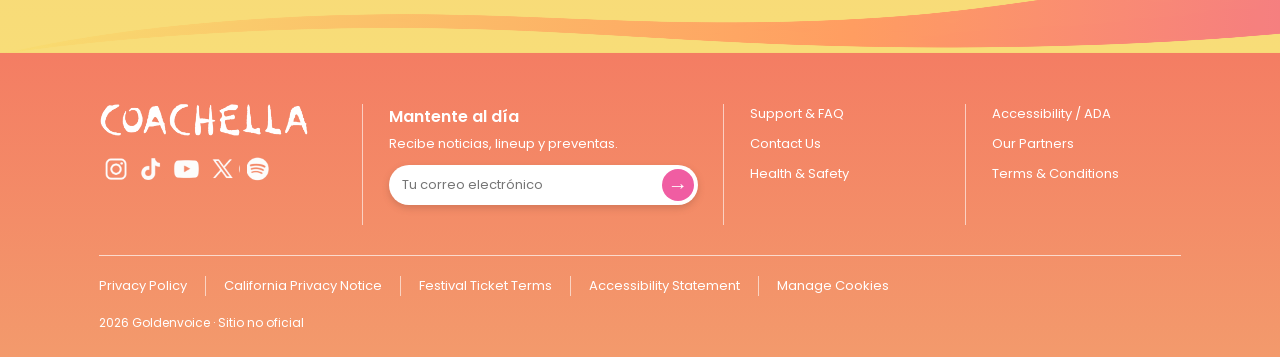
<file: moda.html>
<!doctype html><html lang="es"><head><meta charset="utf-8"><meta name="viewport" content="width=device-width,initial-scale=1"><meta name="description" content="El estilo personal se encuentra con la energía del desierto. Una propuesta académica inspirada en Coachella."><meta name="theme-color" content="#F05DA2"><title>Moda | Coachella: Beyond the Music</title><link rel="preconnect" href="https://fonts.googleapis.com"><link rel="preconnect" href="https://fonts.gstatic.com" crossorigin><link href="https://fonts.googleapis.com/css2?family=IM+Fell+DW+Pica+SC&family=Poppins:wght@400;500;600&display=swap" rel="stylesheet"><link rel="stylesheet" href="css/styles.css"><link rel="stylesheet" href="css/explora-detalle.css"></head><body class="detail-page"><header class="site-header"><nav class="site-nav" aria-label="Navegación principal"><a class="site-brand" href="index.html#bienvenida" aria-label="Coachella, inicio"><img src="assets/images/coachella-logo-recortado.png" alt=""></a><button class="site-menu-toggle" type="button" aria-expanded="false" aria-controls="site-navigation" aria-label="Abrir menú"><span></span><span></span><span></span></button><div class="site-nav-links" id="site-navigation"><a href="index.html#bienvenida" data-section="bienvenida">Inicio</a><a href="index.html#lineup" data-section="lineup">Lineup</a><a href="index.html#boletos" data-section="boletos">Boletos</a><a href="index.html#itinerario" data-section="itinerario">Mi itinerario</a><a href="index.html#mapa" data-section="mapa">Mapa</a><a href="index.html#ediciones" data-section="ediciones">Ediciones pasadas</a><a href="index.html#explora" data-section="explora">Explora</a></div></nav></header><main><section class="detail-hero"><div class="detail-wave" aria-hidden="true"></div><div class="detail-wrap"><a class="detail-back" href="index.html#explora">← Volver a Explora</a><p class="detail-eyebrow">BEYOND THE MUSIC / EXPLORA</p><h1>Moda</h1><p class="detail-intro">El estilo personal se encuentra con la energía del desierto.</p></div></section><section class="detail-content" aria-label="Descubre Moda"><div class="detail-grid"><article class="detail-card"><img src="assets/images/explora-detalle/moda/IMG_3364.JPG" alt="Look blanco de encaje con botas y abanico frente a una rueda de la fortuna" loading="lazy"><div class="detail-card-copy"><h2>Encaje y botas blancas</h2><p>Un conjunto de encaje blanco, botas altas y abanico para recibir el atardecer.</p></div></article><article class="detail-card"><img src="assets/images/explora-detalle/moda/IMG_3365.JPG" alt="Look de tejido claro y shorts blancos frente a la rueda de la fortuna" loading="lazy"><div class="detail-card-copy"><h2>Tejido al atardecer</h2><p>Un look de tejido abierto y shorts blancos combina texturas ligeras y luz de desierto.</p></div></article><article class="detail-card"><img src="assets/images/explora-detalle/moda/IMG_3367.JPG" alt="Look con pañuelo estampado y camiseta gráfica" loading="lazy"><div class="detail-card-copy"><h2>Pañuelo y camiseta gráfica</h2><p>Un pañuelo estampado y una camiseta gráfica aportan un aire casual y colorido.</p></div></article><article class="detail-card"><img src="assets/images/explora-detalle/moda/IMG_3368.JPG" alt="Dos personas con looks de faldas y estampados" loading="lazy"><div class="detail-card-copy"><h2>Estampados para compartir</h2><p>Faldas fluidas, capas ligeras y estampados dan vida a dos looks de festival.</p></div></article><article class="detail-card"><img src="assets/images/explora-detalle/moda/IMG_3369.JPG" alt="Look rosa con flecos entre visitantes del festival" loading="lazy"><div class="detail-card-copy"><h2>Rosa con flecos</h2><p>Un conjunto rosa con textura y flecos se mueve entre la multitud.</p></div></article><article class="detail-card"><img src="assets/images/explora-detalle/moda/IMG_3370.JPG" alt="Look colorido con flecos frente a una instalación cilíndrica" loading="lazy"><div class="detail-card-copy"><h2>Color y flecos</h2><p>Un top estampado, pantalones coloridos y flecos crean una silueta expresiva.</p></div></article></div></section><div class="detail-bottom-wave" aria-hidden="true"></div></main><dialog class="storage-dialog" aria-labelledby="storage-title"><div class="storage-dialog-body"><button type="button" class="storage-close" aria-label="Cerrar ventana">×</button><h2 id="storage-title">Almacenamiento en este sitio</h2><p>Este sitio guarda tus artistas favoritos en el almacenamiento local del navegador (localStorage). El formulario de newsletter no está conectado a un servicio: no envía ni almacena tu correo.</p><p>El proyecto no incorpora cookies publicitarias ni herramientas de seguimiento propias. La plataforma de alojamiento y las fuentes externas pueden usar tecnologías necesarias para su funcionamiento.</p></div></dialog><footer class="footer"><div class="footer-inner"><div class="footer-columns"><div class="footer-brand"><img src="assets/images/coachella-logo-recortado.png" alt="Coachella" class="footer-logo"><nav class="socials" aria-label="Redes sociales"><a href="https://www.instagram.com/coachella/" aria-label="Instagram oficial de Coachella"><span class="social-sprite social-instagram"></span></a><a href="https://www.tiktok.com/@coachella" aria-label="TikTok oficial de Coachella"><span class="social-sprite social-tiktok"></span></a><a href="https://www.youtube.com/channel/UCHF66aWLOxBW4l6VkSrS3cQ" aria-label="YouTube oficial de Coachella"><span class="social-sprite social-youtube"></span></a><a href="https://x.com/coachella" aria-label="X oficial de Coachella"><span class="social-sprite social-x"></span></a><a href="https://open.spotify.com/user/coachella" aria-label="Coachella en Spotify"><span class="social-sprite social-spotify"></span></a></nav></div><div class="footer-news"><h2>Mantente al día</h2><p>Recibe noticias, lineup y preventas.</p><form class="newsletter" novalidate><label class="sr-only" for="newsletter-email">Tu correo electrónico</label><div class="newsletter-field"><input id="newsletter-email" type="email" placeholder="Tu correo electrónico" required autocomplete="email"><button type="submit" aria-label="Enviar correo de demostración">→</button></div><p class="newsletter-message" aria-live="polite"></p></form></div><div class="footer-links" aria-label="Soporte"><span>Support &amp; FAQ</span><span>Contact Us</span><span>Health &amp; Safety</span></div><div class="footer-links" aria-label="Información adicional"><span>Accessibility / ADA</span><span>Our Partners</span><a href="https://www.aegpresents.com/terms/">Terms &amp; Conditions</a></div></div><nav class="footer-legal" aria-label="Información legal"><a href="https://www.aegworldwide.com/privacy-policy">Privacy Policy</a><a href="https://www.aegworldwide.com/privacy-policy">California Privacy Notice</a><a href="https://www.aegpresents.com/festival-ticket-terms/">Festival Ticket Terms</a><span>Accessibility Statement</span><button type="button" class="storage-open">Manage Cookies</button></nav><p class="footer-attribution">2026 Goldenvoice · Sitio no oficial</p></div></footer><script src="js/explora-detalle.js"></script><script src="js/site-nav.js"></script></body></html>
</file>
<file: css/styles.css>
:root{--rosa:#F05DA2;--rosa-coral:#F36E8C;--coral:#F47D63;--naranja:#F39A6C;--durazno:#F2BE7D;--amarillo:#F5D76A;--blanco:#fff;--font-title:'IM Fell DW Pica SC',serif;--font-body:Poppins,sans-serif;--gutter:clamp(24px,7.7vw,120px)}*{box-sizing:border-box}html{scroll-behavior:smooth}body{margin:0;font-family:var(--font-body);background:var(--rosa);color:var(--blanco)}.hero{min-height:100vh;min-height:100svh;position:relative;overflow:hidden;display:flex;align-items:center;isolation:isolate}.hero__image{position:absolute;inset:0;z-index:-3;background:var(--rosa) url('../assets/images/hero.jpg') center center/cover no-repeat}.hero__content{margin-left:var(--gutter);width:min(55vw,760px);position:relative;z-index:1;transform:translateY(-5%);text-shadow:0 1px 9px rgba(78,31,55,.28)}.eyebrow{font-size:clamp(15px,1.65vw,24px);margin:0 0 .65em;font-weight:400}.logo{margin:0;width:min(100%,720px);line-height:0}.logo__crop{display:block;overflow:visible;aspect-ratio:9414 / 1418}.logo img{display:block;width:100%;height:auto}.description{font-size:clamp(15px,1.2vw,19px);margin:1.1em 0 1.55em}.cta{display:inline-flex;align-items:center;gap:1.1em;padding:.9em 1.5em;background:white;color:#161616;border-radius:999px;text-decoration:none;text-shadow:none;font-size:clamp(14px,1vw,16px);font-weight:500;box-shadow:0 4px 10px #4c24383d;transition:transform .25s,box-shadow .25s}.cta span{font-size:1.25em;line-height:1;transition:transform .25s}.cta:hover{transform:translateY(-3px);box-shadow:0 8px 18px #4c24384a}.cta:hover span{transform:translateX(4px)}.cta:active{transform:translateY(1px)}.cta:focus-visible{outline:3px solid #fff;outline-offset:5px}.entrance{animation:appear .7s both}.logo.entrance{animation-delay:.12s}.description.entrance{animation-delay:.24s}.cta.entrance{animation-delay:.36s}@keyframes appear{from{opacity:0;translate:0 12px}to{opacity:1;translate:0 0}}.wave{position:absolute;pointer-events:none;z-index:-1;opacity:.16;background:linear-gradient(110deg,var(--rosa),var(--coral),var(--amarillo),var(--rosa));background-size:250% 100%;mask:url('../assets/images/onda.png') center/100% 100% no-repeat;animation:drift 14s ease-in-out infinite alternate,colors 18s ease-in-out infinite alternate}.wave--left{width:27vw;height:12vw;top:-3vw;left:-5vw}.wave--right{width:31vw;height:14vw;top:-2vw;right:-5vw;animation-delay:-5s}.wave--bottom{width:19vw;height:7vw;bottom:14%;left:-5vw;opacity:.12;animation-delay:-9s}@keyframes drift{from{transform:translate3d(0,0,0) scale(1)}to{transform:translate3d(1.5%,4%,0) scale(1.04,.95)}}@keyframes colors{from{background-position:0 0}to{background-position:100% 0}}.sr-only{position:absolute;width:1px;height:1px;padding:0;margin:-1px;overflow:hidden;clip:rect(0,0,0,0);white-space:nowrap;border:0}@media(max-width:700px){.hero__image{background-position:61% center}.hero__content{width:calc(100% - 2 * var(--gutter));align-self:flex-start;margin-top:27vh;transform:none}.logo{width:min(100%,550px)}.description{max-width:20rem}.wave--left{width:45vw;height:20vw}.wave--right{width:50vw;height:24vw}.wave--bottom{width:35vw;height:16vw}}@media(prefers-reduced-motion:reduce){html{scroll-behavior:auto}.entrance,.wave{animation:none}.cta,.cta span{transition:none}}

/* Sección 02: Line up */
.lineup{position:relative;overflow:hidden;background:linear-gradient(180deg,var(--rosa),var(--rosa-coral));padding:clamp(72px,8vw,130px) 0 clamp(85px,9vw,145px)}.lineup-inner{position:relative;max-width:1600px;margin:auto;padding:0 var(--gutter);z-index:1}.lineup-wave{position:absolute;right:-2%;top:7%;width:46%;height:auto;pointer-events:none}.lineup-header h2{font:400 clamp(36px,4.4vw,68px)/1.05 var(--font-title);margin:0}.lineup-header p{font-size:clamp(15px,1.25vw,19px);margin:.5em 0 1.35em}.filters{display:flex;gap:clamp(8px,1vw,16px);overflow-x:auto;scrollbar-width:none;padding:4px 2px 15px;margin:0 -2px 28px}.filters::-webkit-scrollbar{display:none}.filter{flex:none;border:0;background:#fff;color:#171717;border-radius:999px;padding:.7em 1.35em;font:500 clamp(13px,1vw,16px) var(--font-body);box-shadow:0 3px 8px #672c5140;cursor:pointer;transition:transform .2s,background .2s}.filter[aria-pressed=true]{background:var(--amarillo)}.filter:hover{transform:translateY(-3px)}.filter:active{transform:translateY(1px)}.filter:focus-visible,.favorite:focus-visible,.carousel-arrow:focus-visible,.carousel-viewport:focus-visible{outline:3px solid white;outline-offset:4px}.carousel{position:relative}.carousel-viewport{overflow-x:auto;scroll-snap-type:x mandatory;scrollbar-width:none;scroll-behavior:smooth}.carousel-viewport::-webkit-scrollbar{display:none}.artist-track{display:flex;gap:clamp(16px,2.3vw,36px)}.artist-card{position:relative;flex:0 0 calc((100% - 2 * clamp(16px,2.3vw,36px))/3);aspect-ratio: .92;overflow:hidden;border:2px solid var(--amarillo);border-radius:clamp(20px,2.1vw,34px);background:#543a4a;scroll-snap-align:start;transition:transform .3s,box-shadow .3s}.artist-card[hidden]{display:none}.artist-card::after{content:"";position:absolute;inset:40% 0 0;background:linear-gradient(transparent,rgba(0,0,0,.76));pointer-events:none}.artist-card img{display:block;width:100%;height:100%;object-fit:cover;transition:transform .5s}.artist-card:hover img{transform:scale(1.045)}.artist-card:hover{transform:translateY(-3px);box-shadow:0 8px 18px #7e36513d}.artist-info{position:absolute;z-index:1;left:9%;bottom:8%;right:7%}.artist-info h3{font:600 clamp(14px,1.5vw,23px)/1.15 var(--font-body);text-transform:uppercase;margin:0}.artist-info p{font-size:clamp(12px,1vw,16px);margin:.2em 0 0}.favorite{position:absolute;z-index:2;right:5%;top:4%;width:44px;height:44px;border:0;background:transparent;cursor:pointer;display:grid;place-items:center;color:white}.favorite svg{width:25px;fill:transparent;stroke:currentColor;stroke-width:1.4;transition:transform .2s,fill .2s}.favorite[aria-pressed=true] svg{fill:currentColor}.favorite:active svg{transform:scale(1.2)}.carousel-arrow{position:absolute;top:50%;translate:0 -50%;width:38px;height:38px;border:0;border-radius:50%;background:#fff;color:#333;box-shadow:0 3px 8px #72314c55;cursor:pointer;font-size:21px;z-index:2}.carousel-arrow:disabled{opacity:.45;cursor:default}.carousel-prev{left:-52px}.carousel-next{right:-52px}.empty-results{color:#fff;min-height:120px;padding:1rem 0}.reveal{opacity:1}.js-reveal .reveal{opacity:0;transform:translateY(16px);transition:opacity .65s,transform .65s}.js-reveal .reveal.visible{opacity:1;transform:none}.js-reveal .filters{transition-delay:.12s}.js-reveal .carousel{transition-delay:.22s}@media(max-width:1000px){.artist-card{flex-basis:calc((100% - clamp(16px,2.3vw,36px))/2)}.carousel-prev{left:-30px}.carousel-next{right:-30px}.carousel-arrow{width:34px;height:34px}}@media(max-width:700px){.lineup{padding-top:95px}.lineup-wave{width:65%;top:3%;right:-12%}.lineup-header{position:relative}.lineup-header h2{font-size:clamp(34px,9vw,48px)}.filters{margin-bottom:20px}.artist-card{flex-basis:100%;aspect-ratio:.92}.carousel-prev{left:-17px}.carousel-next{right:-17px}.carousel-arrow{width:36px;height:36px}.artist-info h3{font-size:20px}.artist-info p{font-size:14px}}@media(prefers-reduced-motion:reduce){.lineup-wave animate{display:none}.js-reveal .reveal{opacity:1;transform:none;transition:none}.artist-card,.artist-card img,.filter,.favorite svg{transition:none}.carousel-viewport{scroll-behavior:auto}}

/* Ajustes visuales: recurso original y borde continuo sobre la foto. */
.lineup-wave{filter:url(#wave-fluid);animation:lineup-wave-sway 14s ease-in-out infinite alternate;transform-origin:center;}
@keyframes lineup-wave-sway{from{transform:scale(1,1)}to{transform:scale(1.025,.96)}}
.artist-card{border:0;isolation:isolate}.artist-card::before{content:"";position:absolute;inset:0;border:2px solid var(--amarillo);border-radius:inherit;z-index:4;pointer-events:none}.artist-card img{transform:scale(1.035)}.artist-card:hover{transform:none}.artist-card:hover img{transform:scale(1.075)}
.carousel-arrow{padding:0;background:transparent;box-shadow:none}.carousel-arrow img{display:block;width:100%;height:100%;filter:drop-shadow(0 3px 4px #72314c55)}
@media(prefers-reduced-motion:reduce){.lineup-wave{animation:none;filter:none}}
.lineup-header .demo-note{font-size:12px;margin:-.8em 0 1.3em;opacity:.9}.photo-credit{font-size:12px;margin:22px 0 0}.photo-credit a{color:inherit;text-underline-offset:3px}

/* Sección 03 — Boletos */
.tickets{position:relative;overflow:hidden;background:linear-gradient(180deg,var(--rosa-coral),var(--coral));padding:clamp(35px,4vw,65px) 0 clamp(145px,15vw,240px)}.tickets-inner{position:relative;z-index:1;max-width:1600px;margin:auto;padding:0 var(--gutter)}.tickets-heading h2{font:400 clamp(36px,4.4vw,68px)/1.05 var(--font-title);margin:0}.tickets-heading p{font-size:clamp(15px,1.25vw,19px);margin:.5em 0 1.8em}.ticket-grid{display:grid;grid-template-columns:repeat(3,minmax(0,1fr));gap:clamp(20px,2.3vw,36px)}.ticket-card{--ticket-color:var(--rosa);--button-color:var(--rosa);background:#fcf7e9;color:#181515;border-radius:clamp(20px,2vw,32px);box-shadow:0 7px 13px #823e334a;min-height:clamp(265px,23vw,360px);display:flex;flex-direction:column;overflow:hidden;transition:transform .25s,box-shadow .25s}.ticket-card--vip{--ticket-color:var(--coral);--button-color:var(--naranja)}.ticket-card--camp{--ticket-color:var(--rosa-coral);--button-color:var(--rosa-coral)}.ticket-card:hover{transform:translateY(-5px);box-shadow:0 12px 22px #823e335e}.ticket-top{display:flex;align-items:flex-start;padding:0 10% 0 8%;gap:7%;min-height:42%}.ticket-top h3{background:var(--ticket-color);color:#fff;border-radius:0 0 15px 15px;font:600 clamp(16px,1.45vw,24px)/1.15 var(--font-body);padding:clamp(16px,2vw,29px) clamp(10px,1.5vw,22px);margin:0;flex:1}.ticket-top img{width:clamp(35px,4vw,58px);height:clamp(35px,4vw,58px);object-fit:contain;margin-top:clamp(19px,2.4vw,35px)}.ticket-body{padding:clamp(16px,2vw,28px) 10% 9%;flex:1;display:flex;flex-direction:column;gap:20px}.ticket-body p{font-size:clamp(14px,1.1vw,18px);line-height:1.45;margin:0;max-width:28ch}.ticket-bottom{margin-top:auto;display:flex;align-items:center;justify-content:space-between;gap:12px}.ticket-bottom strong{font-size:clamp(15px,1.25vw,20px);white-space:nowrap}.ticket-open{border:0;background:var(--button-color);color:white;border-radius:50%;width:clamp(42px,4vw,58px);height:clamp(42px,4vw,58px);display:grid;place-items:center;cursor:pointer;transition:transform .2s;flex:none}.ticket-open span{width:100%;height:100%;background:white;mask:url('../assets/svg/flecha-blanca.svg') center/52% no-repeat;transition:transform .2s}.ticket-open:hover{transform:scale(1.08)}.ticket-open:hover span{transform:translateX(2px)}.ticket-open:active{transform:scale(.94)}.ticket-open:focus-visible,.ticket-close:focus-visible,.ticket-official:focus-visible{outline:3px solid #242024;outline-offset:4px}.tickets-wave{position:absolute;bottom:-2%;left:-8%;width:85%;height:clamp(90px,18vw,240px);background:linear-gradient(90deg,var(--amarillo),var(--naranja),var(--rosa),var(--amarillo));background-size:220% 100%;mask:url('../assets/images/onda-boletos.png') center/100% 100% no-repeat;animation:ticket-wave 15s ease-in-out infinite alternate,colors 18s ease-in-out infinite alternate;transform-origin:center;filter:url(#wave-fluid);pointer-events:none}@keyframes ticket-wave{0%{transform:translateY(0) scale(1,1)}50%{transform:translateY(5px) scale(1.025,.94)}100%{transform:translateY(-2px) scale(.99,1.04)}}.ticket-dialog{--modal-color:var(--rosa);width:min(92vw,540px);max-height:min(90vh,800px);padding:0;border:0;border-radius:28px;background:#fcf7e9;color:#211b1b;box-shadow:0 20px 70px #34202a80;overflow:auto}.ticket-dialog::backdrop{background:#321d2ab3}.ticket-dialog[open]{animation:ticket-dialog-enter .22s ease-out}@keyframes ticket-dialog-enter{from{opacity:0;transform:scale(.97)}to{opacity:1;transform:scale(1)}}.ticket-dialog__header{position:relative;background:var(--modal-color);color:white;padding:28px 70px 28px 30px;display:flex;align-items:center;gap:20px}.ticket-dialog__header h2{font:600 clamp(22px,4vw,30px)/1.2 var(--font-body);margin:0;flex:1}.ticket-dialog__icon{width:42px;height:42px;object-fit:contain}.ticket-close{position:absolute;right:16px;top:12px;border:0;background:transparent;color:white;font-size:34px;line-height:1;cursor:pointer}.ticket-dialog__body{padding:28px 30px 34px;font-size:16px;line-height:1.5}.ticket-dialog__body p{margin:0 0 18px}.ticket-dialog__price{font-weight:700;font-size:21px}.ticket-dialog__notice{font-size:14px}.ticket-official{display:inline-block;background:var(--modal-color);color:white;text-decoration:none;border-radius:999px;padding:12px 20px;font-weight:500}.tickets.js-ticket-reveal .ticket-reveal{opacity:0;translate:0 16px;transition:opacity .6s,translate .6s}.tickets.js-ticket-reveal .ticket-reveal.visible{opacity:1;translate:0 0}.tickets.js-ticket-reveal .ticket-card:nth-child(2){transition-delay:.1s}.tickets.js-ticket-reveal .ticket-card:nth-child(3){transition-delay:.2s}@media(max-width:800px){.ticket-grid{grid-template-columns:1fr}.ticket-card{min-height:240px}.ticket-top h3{max-width:68%}.tickets-wave{width:120%;height:140px}.tickets{padding-bottom:150px}}@media(prefers-reduced-motion:reduce){.tickets-wave,.ticket-dialog[open]{animation:none}.tickets-wave{filter:none}.tickets.js-ticket-reveal .ticket-reveal{opacity:1;translate:none;transition:none}.ticket-card,.ticket-open,.ticket-open span{transition:none}}

/* Sección 04 — Mi itinerario */
.itinerary{position:relative;overflow:hidden;background:linear-gradient(180deg,var(--coral),var(--naranja));padding:clamp(38px,5vw,78px) 0 clamp(95px,10vw,150px)}.itinerary-inner{max-width:1600px;margin:auto;padding:0 var(--gutter)}.itinerary-heading h2{font:400 clamp(36px,4.4vw,68px)/1.05 var(--font-title);margin:0}.itinerary-heading>p{font-size:clamp(15px,1.25vw,19px);margin:.5em 0 1.5em}.itinerary-heading .itinerary-note{font-size:12px;margin:-1em 0 1.6em;opacity:.9}.itinerary-grid{display:grid;grid-template-columns:2.1fr 1fr;gap:clamp(20px,2.3vw,36px);align-items:stretch}.agenda-panel,.selection-panel{background:#fcf7e9;color:#191416;border-radius:clamp(20px,2vw,32px);box-shadow:0 7px 13px #823e334a;overflow:hidden;min-width:0;min-height:420px}.agenda-header,.selection-header{background:var(--rosa);min-height:70px;padding:12px clamp(16px,2vw,28px);display:flex;align-items:center}.day-filters{display:flex;gap:clamp(6px,1vw,14px)}.day-filters button{border:0;border-radius:999px;background:#fff;color:#181515;padding:.55em 1.25em;font:500 clamp(13px,1vw,16px) var(--font-body);box-shadow:0 3px 6px #77344a33;cursor:pointer;transition:transform .2s}.day-filters button[aria-pressed=true]{background:var(--amarillo)}.day-filters button:hover{transform:translateY(-2px)}.day-filters button:focus-visible,.agenda-heart:focus-visible{outline:3px solid #362036;outline-offset:2px}.agenda-list,.selection-list{list-style:none;margin:0;padding:0 clamp(18px,2.4vw,34px)}.agenda-list{max-height:570px;overflow-y:auto}.agenda-row{display:grid;grid-template-columns:minmax(65px,.65fr) clamp(42px,4vw,58px) minmax(0,2fr) 44px;align-items:center;gap:clamp(8px,1.1vw,16px);min-height:82px;border-bottom:1px solid #f0a6b8;transition:background .2s}.agenda-row:last-child,.selection-row:last-child{border-bottom:0}.agenda-row:hover{background:#f8e9de}.agenda-time{font-weight:500;font-size:clamp(13px,1vw,16px);line-height:1.3}.agenda-avatar,.selection-avatar{width:100%;aspect-ratio:1;border-radius:50%;object-fit:cover;background:#f4dbcf}.agenda-name,.selection-name{font-size:clamp(14px,1.05vw,17px);font-weight:600;line-height:1.2;overflow-wrap:anywhere}.agenda-stage,.selection-detail{font-size:clamp(12px,.95vw,15px);line-height:1.3;margin-top:3px}.agenda-heart{width:44px;height:44px;background:none;border:0;color:var(--rosa);cursor:pointer;display:grid;place-items:center}.agenda-heart svg{width:25px;fill:transparent;stroke:currentColor;stroke-width:1.5;transition:fill .2s,transform .2s}.agenda-heart[aria-pressed=true] svg{fill:currentColor}.agenda-heart:active svg{transform:scale(1.2)}.agenda-message{padding:24px;font-size:14px}.selection-header{color:#fff;justify-content:space-between;gap:8px}.selection-header h3{font:700 clamp(13px,1.1vw,17px) var(--font-body);margin:0}.selection-count{font-size:clamp(12px,.9vw,14px);white-space:nowrap}.selection-content{max-height:570px;overflow-y:auto}.selection-row{display:grid;grid-template-columns:clamp(40px,4vw,58px) minmax(0,1fr);gap:12px;align-items:center;min-height:82px;border-bottom:1px solid #f0a6b8;animation:selection-appear .25s ease-out}.selection-empty{padding:35px 24px;text-align:center;font-size:14px;color:#633c49}.selection-empty span{font-size:34px;color:var(--rosa)}.selection-empty p{margin:.5em 0}.selection-empty[hidden]{display:none}@keyframes selection-appear{from{opacity:0;translate:0 6px}to{opacity:1;translate:0 0}}.itinerary.js-itinerary-reveal .itinerary-reveal{opacity:0;translate:0 16px;transition:opacity .6s,translate .6s}.itinerary.js-itinerary-reveal .itinerary-reveal.visible{opacity:1;translate:0 0}.itinerary.js-itinerary-reveal .selection-panel{transition-delay:.15s}@media(max-width:850px){.itinerary-grid{grid-template-columns:1fr}.agenda-panel,.selection-panel{min-height:0}.selection-panel{min-height:200px}}@media(max-width:480px){.agenda-header,.selection-header{padding:12px 14px}.day-filters button{padding:.5em .9em}.agenda-list,.selection-list{padding:0 14px}.agenda-row{grid-template-columns:62px 38px minmax(0,1fr) 44px;gap:7px}.agenda-time{font-size:12px}}@media(prefers-reduced-motion:reduce){.itinerary.js-itinerary-reveal .itinerary-reveal{opacity:1;translate:none;transition:none}.selection-row{animation:none}.agenda-heart svg,.day-filters button{transition:none}}

/* Sección 05 — Mapa interactivo */
.map-section{position:relative;overflow:hidden;background:linear-gradient(180deg,var(--naranja),var(--durazno));padding:clamp(60px,7vw,110px) 0 clamp(180px,19vw,300px)}.map-inner{position:relative;z-index:1;max-width:1600px;margin:auto;padding:0 var(--gutter)}.map-inner>h2{font:400 clamp(36px,4.4vw,68px)/1.05 var(--font-title);margin:0 0 .9em}.map-layout{display:grid;grid-template-columns:minmax(0,3fr) minmax(230px,1fr);gap:clamp(16px,2.5vw,40px);align-items:start}.map-main{position:relative;min-width:0}.map-viewport{overflow:auto;scrollbar-width:thin;overscroll-behavior:contain;touch-action:pan-x pan-y;max-width:100%;border-radius:12px}.map-canvas{position:relative;width:100%;transition:width .25s ease}.map-image{display:block;width:100%;height:auto}.map-hotspots{position:absolute;inset:0}.map-hotspot{position:absolute;transform:translate(-50%,-50%);width:clamp(30px,3.2vw,48px);height:clamp(30px,3.2vw,48px);padding:0;border:0;background:transparent;border-radius:50%;cursor:pointer;transition:box-shadow .2s,transform .2s}.map-hotspot:hover,.map-hotspot:focus-visible,.map-hotspot[aria-expanded=true]{outline:2px solid #fff;outline-offset:2px;box-shadow:0 0 0 5px #772c9b88,0 5px 14px #53283a77;transform:translate(-50%,-56%) scale(1.07);z-index:3}.map-hotspot.is-highlighted{box-shadow:0 0 0 4px #fff,0 0 0 8px #642e8a99;z-index:2}.map-hotspot::after{content:attr(data-label);position:absolute;bottom:100%;left:50%;translate:-50% -8px;white-space:nowrap;background:#fcf7e9;color:#251d21;border-radius:8px;padding:5px 8px;font:500 12px var(--font-body);box-shadow:0 3px 10px #703d3255;opacity:0;pointer-events:none}.map-hotspot:hover::after,.map-hotspot:focus-visible::after{opacity:1}.map-controls{display:flex;gap:9px;justify-content:flex-end;margin-bottom:10px}.map-controls button{border:0;border-radius:50%;width:40px;height:40px;background:#fff;color:#211;font:500 22px var(--font-body);box-shadow:0 3px 8px #703d3244;cursor:pointer}.map-controls button:disabled{opacity:.45;cursor:default}.map-controls button:focus-visible,.map-filter:focus-visible,.map-reset-filters:focus-visible,.map-popover-close:focus-visible,.map-viewport:focus-visible{outline:3px solid #5a275d;outline-offset:3px}.map-legend h3{font:400 clamp(25px,2.3vw,36px)/1.1 var(--font-title);margin:0}.map-legend>p{font-size:14px;line-height:1.4;margin:.7em 0 1em}.map-filter-list{display:grid;gap:7px}.map-filter{width:100%;border:2px solid transparent;border-radius:12px;background:#fcf7e9;color:#242024;display:flex;align-items:center;gap:10px;padding:6px 10px;text-align:left;font:500 13px var(--font-body);box-shadow:0 3px 7px #703d3226;cursor:pointer}.map-filter[aria-pressed=true]{border-color:#763c85;background:#fff}.map-symbol{width:29px;height:29px;border-radius:50%;display:grid;place-items:center;background:var(--symbol-color);color:var(--symbol-ink,#fff);font:700 18px/1 sans-serif;flex:none;border:2px solid white;box-shadow:0 1px 4px #56342555}.map-reset-filters{border:0;background:transparent;color:#fff;text-decoration:underline;text-underline-offset:3px;font:500 14px var(--font-body);padding:12px 0;cursor:pointer}.map-disclaimer{font-size:12px;margin:.5em 0 0}.map-popover{position:absolute;z-index:8;left:clamp(0px,var(--popover-x, 50%),calc(100% - min(280px, 90%)));top:clamp(0px,var(--popover-y, 35%),calc(100% - 190px));width:min(280px,90%);background:#fcf7e9;color:#211b1d;border-radius:18px;padding:18px;box-shadow:0 8px 22px #62352266;font-size:14px}.map-popover[hidden]{display:none}.map-popover h4{font-size:16px;margin:0 25px 4px 0}.map-popover p{margin:5px 0;line-height:1.4}.map-popover-category{font-weight:600}.map-popover-icon{float:left;margin-right:9px}.map-popover-close{position:absolute;top:7px;right:10px;border:0;background:transparent;font-size:25px;cursor:pointer}.map-text{margin-top:22px;color:#fff;font-size:14px}.map-text summary{cursor:pointer}.map-text ul{columns:2}.map-bottom-wave{position:absolute;bottom:-1%;left:-3%;width:106%;height:clamp(100px,17vw,250px);background:linear-gradient(90deg,var(--rosa),var(--rosa-coral),var(--naranja),var(--durazno),var(--amarillo),var(--rosa));background-size:240% 100%;mask:url('../assets/images/onda-mapa.png') center/100% 100% no-repeat;filter:url(#wave-fluid);animation:ticket-wave 16s ease-in-out infinite alternate,colors 18s ease-in-out infinite alternate;pointer-events:none}.map-section.js-map-reveal .map-reveal{opacity:0;translate:0 15px;transition:opacity .6s,translate .6s}.map-section.js-map-reveal .map-reveal.visible{opacity:1;translate:0 0}.map-section.js-map-reveal .map-legend{transition-delay:.15s}@media(max-width:900px){.map-layout{grid-template-columns:1fr}.map-legend{max-width:none}.map-filter-list{grid-template-columns:repeat(2,minmax(0,1fr))}.map-text ul{columns:1}}@media(max-width:500px){.map-section{padding-bottom:150px}.map-hotspot{width:28px;height:28px}.map-filter{font-size:12px}.map-symbol{width:26px;height:26px;font-size:15px}.map-bottom-wave{height:110px}}@media(prefers-reduced-motion:reduce){.map-bottom-wave{animation:none;filter:none}.map-canvas,.map-hotspot{transition:none}.map-section.js-map-reveal .map-reveal{opacity:1;translate:none;transition:none}}
.map-viewport{aspect-ratio:9167 / 4993;overscroll-behavior:auto}.map-viewport.is-zoomed{cursor:grab}.map-viewport.is-dragging{cursor:grabbing;user-select:none}
.map-symbol{border:2px solid white;border-radius:50% 50% 50% 0;transform:rotate(-45deg);background:var(--symbol-color);box-shadow:0 1px 4px #56342555}.map-symbol svg{width:16px;height:16px;transform:rotate(45deg)}
.map-image{-webkit-user-drag:none;user-select:none}

/* Sección 06 — Ediciones pasadas */
.editions{position:relative;overflow:hidden;background:linear-gradient(180deg,var(--durazno),var(--amarillo));padding:clamp(65px,7vw,110px) 0 clamp(80px,8vw,125px)}.editions-inner{position:relative;z-index:1;max-width:1600px;margin:auto;padding:0 var(--gutter)}.editions-heading{text-align:center}.editions-heading h2{font:400 clamp(36px,4.4vw,68px)/1.05 var(--font-title);margin:0}.editions-heading p{font-size:clamp(15px,1.25vw,19px);margin:.6em 0 1.1em}.editions-carousel{position:relative;margin:auto;width:100%;max-width:1300px;--spacing:12.8%;--rise:clamp(7px,1.2vw,16px);--top:15px}.editions-carousel:focus-visible,.edition-card:focus-visible,.editions-arrow:focus-visible,.edition-open:focus-visible,.edition-close:focus-visible{outline:3px solid #5c2a58;outline-offset:4px}.editions-stage{height:clamp(230px,32vw,430px);position:relative;touch-action:pan-y;overflow:hidden}.edition-card{position:absolute;left:calc(50% + var(--slot)*var(--spacing));top:calc(var(--top) + var(--slot-square)*var(--rise));width:15.2%;aspect-ratio:.66;border:2px solid #f7b8c6;border-radius:clamp(18px,2vw,30px);overflow:hidden;transform:translateX(-50%) rotate(calc(var(--slot)*12deg)) scale(var(--scale));transform-origin:50% 85%;transition:left .52s ease,top .52s ease,transform .52s ease,opacity .28s ease,border-color .2s;cursor:pointer;background:#ae6a92;padding:0;box-shadow:0 5px 10px #8f614439;will-change:transform,left,top}.edition-card.is-wrapping{transition:none;opacity:0}.edition-card:hover:not(.is-active){border-color:#fff1cc;filter:brightness(1.05)}.edition-card.is-active{z-index:8}.edition-photo{position:absolute;inset:0}.edition-year{position:absolute;z-index:1;top:8%;left:0;right:0;color:#fff;text-align:center;font:400 clamp(20px,2.2vw,35px) var(--font-title);text-shadow:0 2px 4px #35243c88}.editions-arrow{position:absolute;top:46%;z-index:12;border:0;background:transparent;padding:0;width:clamp(34px,3vw,44px);height:clamp(34px,3vw,44px);cursor:pointer}.editions-arrow img{width:100%;height:100%;filter:drop-shadow(0 3px 3px #774f3260)}.editions-prev{left:-2%}.editions-next{right:-2%}.editions-dome{position:relative;text-align:center;margin:clamp(-40px,-3vw,-20px) auto 0;width:min(70%,750px);min-height:clamp(190px,19vw,270px);padding:clamp(50px,5vw,72px) 25px 25px;background:var(--rosa-coral);border-radius:50% 50% 0 0 / 100% 100% 0 0;color:#fff;z-index:3}.editions-info h3{font:400 clamp(23px,2.5vw,38px) var(--font-title);margin:0}.editions-label{display:flex;align-items:center;justify-content:center;gap:10px}.editions-label p{font-size:clamp(12px,1vw,15px);margin:.25em 0}.editions-label span{width:clamp(28px,5vw,72px);height:1px;background:#fff}.editions-artists{font-size:clamp(12px,1vw,15px);margin:.5em 0}.editions-note{font-size:12px;margin:.25em 0 .7em}.edition-open{border:0;border-radius:999px;background:#fff;color:#181515;padding:.7em 1.3em;font:500 14px var(--font-body);box-shadow:0 4px 8px #713c3550;cursor:pointer;transition:transform .2s,box-shadow .2s}.edition-open span{display:inline-block;transition:transform .2s}.edition-open:hover{transform:translateY(-3px);box-shadow:0 7px 14px #713c3560}.edition-open:hover span{transform:translateX(4px)}.edition-open:active{transform:scale(.96)}.editions-text{max-width:750px;margin:20px auto 0;color:#fff;font-size:14px}.editions-text summary{cursor:pointer}.editions-wave{position:absolute;bottom:0;left:-4%;width:108%;height:clamp(80px,10vw,160px);background:linear-gradient(90deg,var(--rosa),var(--rosa-coral),var(--rosa),var(--rosa-coral));background-size:200% 100%;mask:url('../assets/images/onda-ediciones.png') center/100% 100% no-repeat;filter:url(#wave-fluid);animation:ticket-wave 15s ease-in-out infinite alternate,colors 18s ease-in-out infinite alternate;pointer-events:none}.edition-dialog{width:min(92vw,520px);padding:0;border:0;border-radius:25px;background:#fcf7e9;color:#211b1b;box-shadow:0 20px 70px #34202a80}.edition-dialog::backdrop{background:#321d2ab3}.edition-dialog[open]{animation:ticket-dialog-enter .22s ease-out}.edition-dialog-header{position:relative;background:var(--rosa-coral);color:#fff;padding:28px 65px 28px 28px}.edition-dialog-header h2{font:400 32px var(--font-title);margin:0}.edition-close{position:absolute;right:16px;top:10px;background:none;border:0;color:#fff;font-size:34px;cursor:pointer}.edition-dialog-body{padding:26px 28px 32px;line-height:1.5}.edition-dialog-headliners:empty{display:none}.editions.js-editions-reveal .editions-reveal{opacity:0;translate:0 15px;transition:opacity .6s,translate .6s}.editions.js-editions-reveal .editions-reveal.visible{opacity:1;translate:0 0}.editions.js-editions-reveal .editions-carousel{transition-delay:.1s}.editions.js-editions-reveal .editions-dome{transition-delay:.2s}@media(max-width:1000px){.editions-carousel{--spacing:16.5%;--rise:clamp(12px,2vw,18px)}.edition-card{width:22%}.editions-stage{height:clamp(270px,45vw,410px)}.edition-card[data-visible=false]{visibility:hidden;pointer-events:none}.editions-dome{width:80%}}@media(max-width:600px){.editions-carousel{--spacing:25%;--rise:22px}.edition-card{width:39%}.editions-stage{height:clamp(250px,70vw,380px)}.editions-dome{width:100%;min-height:210px;padding-top:60px}.editions-prev{left:-5%}.editions-next{right:-5%}.editions-heading p{margin-bottom:1.4em}.editions-artists{line-height:1.5}}@media(prefers-reduced-motion:reduce){.editions-wave,.edition-dialog[open]{animation:none;filter:none}.edition-card,.edition-open,.edition-open span{transition:none}.editions.js-editions-reveal .editions-reveal{opacity:1;translate:none;transition:none}}

/* Secciones 07 y 08 — Explora y cierre */
.explore{position:relative;overflow:hidden;background:var(--amarillo);padding:clamp(75px,8vw,120px) 0 clamp(180px,18vw,270px)}.explore-inner{position:relative;z-index:1;max-width:1600px;margin:auto;padding:0 var(--gutter)}.explore-heading h2{font:400 clamp(36px,4.4vw,68px)/1.05 var(--font-title);margin:0}.explore-heading p{font-size:clamp(15px,1.25vw,19px);margin:.5em 0 1.8em}.explore-gallery{display:flex;align-items:center;gap:clamp(5px,.65vw,10px);height:clamp(250px,28vw,420px);overflow:visible}.explore-card{position:relative;flex:1 1 0;min-width:0;height:76%;overflow:hidden;border:2px solid #fbd5c2;border-radius:clamp(16px,2vw,28px);background:transparent;transition:flex-grow .4s ease,height .4s ease,border-color .4s ease;isolation:isolate}.explore-card.is-active{flex-grow:1.3;height:100%;border-color:#fff2cf}.explore-photo{position:absolute;inset:-6%;width:112%;height:112%;display:block;object-fit:cover;object-position:center}.explore-card:nth-child(1){--exp-x:0%}.explore-card:nth-child(2){--exp-x:20%}.explore-card:nth-child(3){--exp-x:40%}.explore-card:nth-child(4){--exp-x:60%}.explore-card:nth-child(5){--exp-x:80%}.explore-card:nth-child(6){--exp-x:100%}.explore-card::after{content:"";position:absolute;inset:35% 0 0;background:linear-gradient(transparent,#d55b75dc);pointer-events:none;z-index:1}.explore-card h3{position:absolute;left:8%;bottom:7%;right:30%;margin:0;z-index:2;font:400 clamp(15px,1.35vw,22px)/1 var(--font-title);color:#fff;overflow-wrap:anywhere;pointer-events:none}.explore-select{position:absolute;inset:0;width:100%;border:0;background:transparent;cursor:pointer;z-index:2}.explore-open{position:absolute;right:7%;bottom:6%;width:30px;height:30px;border:1px solid white;border-radius:50%;background:transparent;color:white;z-index:3;font-size:19px;line-height:1;cursor:pointer}.explore-select:focus-visible,.explore-open:focus-visible,.explore-close:focus-visible,.storage-close:focus-visible{outline:3px solid #59304a;outline-offset:-4px}.explore-wave{position:absolute;right:-4%;bottom:1%;width:45%;height:clamp(70px,12vw,160px);background:linear-gradient(90deg,var(--rosa),var(--rosa-coral),var(--rosa));background-size:200% 100%;mask:url('../assets/images/onda-ediciones.png') center/100% 100% no-repeat;filter:url(#wave-fluid);animation:ticket-wave 15s ease-in-out infinite alternate,colors 18s ease-in-out infinite alternate;pointer-events:none}.closing{position:relative;min-height:clamp(310px,39vw,580px);background:#b16579 url('../assets/images/cierre.jpg') center 38%/cover no-repeat;display:flex;align-items:center;overflow:hidden}.closing p{position:relative;z-index:1;margin:0 0 2em clamp(24px,22vw,340px);font:italic 400 clamp(38px,5vw,78px)/1.05 var(--font-title);color:#fff8e9;text-shadow:0 2px 12px #4a243c88}.closing-wave{position:absolute;bottom:-1px;left:0;width:100%;height:clamp(80px,12vw,170px);pointer-events:none}.footer{background:linear-gradient(180deg,var(--coral),var(--naranja));color:#fff;padding:clamp(35px,4vw,65px) 0 25px}.footer-inner{max-width:1600px;margin:auto;padding:0 var(--gutter)}.footer-columns{display:grid;grid-template-columns:1.1fr 1.5fr 1fr 1fr;gap:clamp(18px,2vw,32px)}.footer-columns> *+*{border-left:1px solid #ffffff99;padding-left:clamp(18px,2vw,32px)}.footer-logo{display:block;width:min(100%,210px);height:auto}.socials{display:flex;align-items:center;gap:7px;margin-top:18px}.socials>a,.social-pending{display:block;width:30px;height:30px;transition:transform .2s}.socials>a:hover{transform:translateY(-3px)}.social-pending{opacity:.55}.social-sprite{display:block;width:30px;height:30px;background-image:url('../assets/images/redes-original.png');background-size:500% auto;background-repeat:no-repeat;background-position-y:center}.social-instagram{background-position-x:0%}.social-tiktok{background-position-x:25%}.social-youtube{background-position-x:50%}.social-x{background-position-x:75%}.social-spotify{background-position-x:100%}.footer-news h2{font:600 16px var(--font-body);margin:0 0 6px}.footer-news p{font-size:13px;line-height:1.4;margin:0 0 12px}.newsletter-field{display:flex;background:#fff;border-radius:999px;padding:4px;box-shadow:0 3px 7px #8b4b3850}.newsletter input{border:0;background:transparent;min-width:0;flex:1;padding:6px 9px;color:#282020;font:400 13px var(--font-body);outline-offset:2px}.newsletter button{border:0;border-radius:50%;width:32px;height:32px;background:var(--rosa);color:#fff;font-size:20px;cursor:pointer}.newsletter .newsletter-message{font-size:12px;margin:8px 0 0;min-height:1em}.footer-links{display:flex;flex-direction:column;gap:10px}.footer a,.footer-legal button{color:#fff;font:400 13px var(--font-body);text-decoration:none}.footer a:hover,.footer-legal button:hover{text-decoration:underline;text-underline-offset:3px}.footer a:focus-visible,.footer button:focus-visible,.newsletter input:focus-visible{outline:3px solid #fff;outline-offset:3px}.footer-legal{border-top:1px solid #ffffffaa;margin-top:30px;padding-top:20px;display:flex;flex-wrap:wrap;gap:10px 0}.footer-legal>*{padding:0 18px;border-left:1px solid #ffffff99}.footer-legal>*:first-child{padding-left:0;border-left:0}.footer-legal button{background:none;border-top:0;border-bottom:0;border-right:0;cursor:pointer}.footer-attribution{font-size:12px;margin:18px 0 0}.explore-dialog,.storage-dialog{position:relative;width:min(92vw,540px);max-height:90vh;overflow:auto;padding:0;border:0;border-radius:26px;background:#fcf7e9;color:#211b1b;box-shadow:0 20px 70px #34202a80}.explore-dialog::backdrop,.storage-dialog::backdrop{background:#321d2ab3}.explore-dialog[open],.storage-dialog[open]{animation:ticket-dialog-enter .22s ease-out}.explore-dialog-image{display:block;width:100%;height:220px;object-fit:cover;object-position:center}.explore-close,.storage-close{position:absolute;right:14px;top:10px;width:38px;height:38px;border:0;border-radius:50%;background:#fcf7e9;color:#211;font-size:28px;cursor:pointer;z-index:2}.explore-dialog-body,.storage-dialog-body{padding:26px 30px 32px}.explore-dialog-body h2,.storage-dialog-body h2{font:400 32px var(--font-title);color:var(--coral);margin:0 0 12px}.explore-dialog-body p,.storage-dialog-body p{line-height:1.5}.explore.js-explore-reveal .explore-reveal{opacity:0;translate:0 15px;transition:opacity .6s,translate .6s}.explore.js-explore-reveal .explore-reveal.visible{opacity:1;translate:0 0}@media(max-width:900px){.explore-gallery{overflow-x:auto;scrollbar-width:none;overscroll-behavior-x:contain}.explore-gallery::-webkit-scrollbar{display:none}.explore-card{flex:0 0 19%;min-width:120px}.explore-card.is-active{flex-basis:25%}.footer-columns{grid-template-columns:1fr 1fr}.footer-columns>*{border:0!important;padding-left:0!important}.closing p{margin-left:var(--gutter)}}@media(max-width:600px){.explore-gallery{height:300px;margin-right:calc(-1 * var(--gutter));padding-right:var(--gutter)}.explore-card{flex:0 0 42%;height:76%}.explore-card.is-active{flex-basis:55%;height:100%}.explore-card h3{font-size:18px}.explore{padding-bottom:150px}.explore-wave{width:70%;height:100px}.closing{min-height:360px;background-position:60% center}.closing p{font-size:clamp(36px,9vw,55px);margin-left:var(--gutter)}.footer-columns{grid-template-columns:1fr 1fr;gap:28px 18px}.footer-brand,.footer-news{grid-column:1/-1}.footer-legal>*{border:0;padding:0 16px 0 0}}@media(prefers-reduced-motion:reduce){.explore-wave,.explore-dialog[open],.storage-dialog[open]{animation:none;filter:none}.closing-wave animate{display:none}.explore-card,.edition-open,.socials>a{transition:none}.explore.js-explore-reveal .explore-reveal{opacity:1;translate:none;transition:none}}

/* Fotografías individuales de ediciones y desplazamiento sobre el arco. */
.edition-card{left:50%;top:var(--top);transition:border-color .2s,filter .2s;will-change:transform}.edition-card img.edition-photo{display:block;width:100%;height:100%;object-fit:cover;object-position:center;background:none}.edition-card:hover:not(.is-active){filter:brightness(1.06)}
/* Información de cada edición en tres columnas. */
.editions-info{transition:opacity .2s ease}.editions-info.is-changing{opacity:0}.editions-artists{list-style:none;display:grid;grid-template-columns:repeat(3,minmax(0,1fr));align-items:center;gap:clamp(4px,1vw,14px);padding:0;margin:.5em auto;max-width:600px}.editions-artists li{font-size:clamp(12px,1vw,15px);line-height:1.3;overflow-wrap:anywhere}@media(max-width:600px){.editions-artists li{font-size:12px}}@media(prefers-reduced-motion:reduce){.editions-info{transition:none}}
/* El mapa base y los pines son capas independientes. */
.map-viewport{aspect-ratio:1670 / 941}.map-hotspot{width:3.5%;height:auto;aspect-ratio:48 / 62;border:0;border-radius:0;background:transparent;transform:translate(-50%,-100%) scale(1);transform-origin:50% 100%;transition:transform .3s ease,filter .3s ease;filter:drop-shadow(0 3px 2px #2b183a99)}.map-hotspot::before{content:"";position:absolute;inset:-8px}.map-hotspot:hover,.map-hotspot:focus-visible{transform:translate(-50%,-100%) scale(1.15);outline:none;box-shadow:none;filter:drop-shadow(0 5px 4px #2b183aaa);z-index:3}.map-hotspot:focus-visible{outline:2px solid #fff;outline-offset:3px}.map-hotspot.is-highlighted{box-shadow:none;filter:drop-shadow(0 0 4px #fff) drop-shadow(0 0 4px #fff) drop-shadow(0 3px 2px #2b183a);z-index:2}.map-hotspot[aria-expanded=true],.map-hotspot[aria-expanded=true]:hover,.map-hotspot[aria-expanded=true]:focus-visible{transform:translate(-50%,-100%) scale(1.3);box-shadow:none;filter:drop-shadow(0 0 3px white) drop-shadow(0 5px 4px #2b183aaa);z-index:4}.map-pin-svg{display:block;width:100%;height:100%;overflow:visible}.map-symbol{display:block;width:30px;height:39px;transform:none;border:0;border-radius:0;background:none;box-shadow:none;flex:none}.map-symbol>.map-pin-svg{width:100%;height:100%;transform:none}.map-hotspot::after{bottom:100%}@media(max-width:500px){.map-hotspot{width:3.5%;height:auto}.map-symbol{width:26px;height:34px}}@media(prefers-reduced-motion:reduce){.map-hotspot{transition:none}}
.map-symbol .map-pin-svg svg{width:28px;height:28px;transform:none}
/* Abanico completo y navegación por arrastre. */
.editions-carousel{width:100%;max-width:1300px}.editions-stage{height:clamp(180px,38vw,500px);overflow:visible;touch-action:pan-y;cursor:grab;user-select:none;-webkit-user-select:none}.editions-stage.is-dragging{cursor:grabbing}.edition-card,.edition-card[data-visible=false]{width:14%;visibility:visible;pointer-events:auto;top:clamp(18px,3vw,38px)}.edition-year{font-size:clamp(11px,2vw,34px)}@media(max-width:1000px){.editions-stage{height:clamp(180px,38vw,380px)}.edition-card,.edition-card[data-visible=false]{width:14%}}@media(max-width:600px){.editions-stage{height:clamp(180px,48vw,285px)}.edition-card,.edition-card[data-visible=false]{width:14%}.edition-year{font-size:clamp(10px,3vw,15px)}}
/* Ficha del mapa por encima de la ilustración y ajustada al espacio visible. */
.map-main{z-index:10}.map-popover{z-index:30;max-height:calc(100dvh - 16px);overflow-y:auto;right:auto;bottom:auto}

/* Tamaño del abanico y años de Ediciones pasadas. */
.edition-card,.edition-card[data-visible=false]{width:16.5%}.edition-year{font-size:clamp(14.3px,2.6vw,44px)}.editions-stage{height:clamp(210px,42vw,550px)}@media(max-width:1000px){.edition-card,.edition-card[data-visible=false]{width:16.5%}.editions-stage{height:clamp(210px,42vw,420px)}}@media(max-width:600px){.edition-card,.edition-card[data-visible=false]{width:16.5%}.edition-year{font-size:clamp(13px,3.9vw,19.5px)}.editions-stage{height:clamp(210px,52vw,315px)}}

/* Collages de ediciones: aparición escalonada sobre el fondo original. */
.edition-dialog{width:min(96vw,1500px);max-width:none;max-height:94dvh;border:4px solid white;border-radius:26px;overflow:auto}.edition-dialog-header{padding:14px 65px 14px 24px}.edition-dialog-header h2{font-size:clamp(22px,2.5vw,36px)}.edition-close{top:3px}.edition-dialog-body{padding:12px 24px 16px}.edition-dialog-body p{margin:.25em 0;font-size:clamp(12px,1vw,15px)}.edition-collage{position:relative;width:100%;aspect-ratio:16/9;background:url('../assets/images/collages/fondo.png') center/100% 100% no-repeat;overflow:hidden}.edition-collage-pieces,.edition-collage-piece,.edition-collage-final{position:absolute;inset:0;width:100%;height:100%}.edition-collage-piece{background-size:100% 100%;background-position:center;opacity:0;animation:collage-piece .45s ease both}.edition-collage-final{display:block;object-fit:contain;opacity:0;animation:collage-piece .2s 2.05s both}@keyframes collage-piece{from{opacity:0}to{opacity:1}}@media(max-width:600px){.edition-dialog{width:96vw;max-height:92dvh;border-width:3px;border-radius:20px}.edition-dialog-header{padding:12px 50px 12px 16px}.edition-dialog-body{padding:10px 16px 14px}}@media(prefers-reduced-motion:reduce){.edition-collage-piece{animation:none;opacity:0}.edition-collage-final{animation:none;opacity:1}}

/* La ventana muestra solo el collage, sin deformar sus proporciones. */
.edition-dialog{width:min(96vw,calc(90dvh * 16 / 9));max-width:1500px;max-height:94dvh;overflow:hidden;background:transparent}.edition-dialog[open]{animation:collage-dialog-fade .2s ease-out}.edition-close{position:absolute;z-index:5;top:10px;right:10px;width:40px;height:40px;display:grid;place-items:center;border-radius:50%;background:#20121caa;color:#fff;line-height:1;font-size:30px}.edition-close:focus-visible{outline:3px solid white;outline-offset:2px}.edition-collage{aspect-ratio:16/9}.edition-collage-piece,.edition-collage-final{will-change:opacity}@keyframes collage-dialog-fade{from{opacity:0}to{opacity:1}}@media(prefers-reduced-motion:reduce){.edition-dialog[open]{animation:none}}
/* Los enlaces conservan la apariencia de los controles originales de Explora. */
.explore-select,.explore-open{color:white;text-decoration:none}.explore-open{display:grid;place-items:center}
/* Navegación principal compartida. */
html{scroll-behavior:smooth;scroll-padding-top:90px}body{overflow-x:clip}.site-header{position:fixed;inset:0 0 auto;z-index:1000;color:#fff;transition:background .3s,box-shadow .3s,backdrop-filter .3s}.site-header.is-scrolled,.site-header.is-open{background:rgb(240 93 162 / .92);backdrop-filter:blur(12px);box-shadow:0 4px 18px #4d203a22}.site-nav{max-width:1600px;margin:auto;display:flex;align-items:center;justify-content:space-between;gap:24px;padding:18px var(--gutter)}.site-brand{display:block;flex:none;width:clamp(115px,13vw,190px)}.site-brand img{display:block;width:100%;height:auto}.site-nav-links{display:flex;align-items:center;gap:clamp(12px,1.8vw,28px)}.site-nav-links a{position:relative;color:#fff;text-decoration:none;white-space:nowrap;font:500 clamp(12px,.95vw,15px) var(--font-body);text-shadow:0 1px 5px #502239aa}.site-nav-links a:after{content:'';position:absolute;left:0;bottom:-6px;width:100%;height:2px;background:#fff;transform:scaleX(0);transform-origin:left;transition:transform .25s}.site-nav-links a:hover:after,.site-nav-links a[aria-current]:after,.site-nav-links a:focus-visible:after{transform:scaleX(1)}.site-menu-toggle{display:none;background:none;border:0;padding:8px;cursor:pointer}.site-menu-toggle span{display:block;width:26px;height:2px;background:#fff;margin:5px 0;transition:transform .2s,opacity .2s}.site-menu-toggle:focus-visible,.site-brand:focus-visible,.site-nav-links a:focus-visible{outline:2px solid #fff;outline-offset:5px}.detail-page .site-header{background:#ef619c}.detail-page main{padding-top:70px}@media(max-width:900px){.site-nav{padding-top:14px;padding-bottom:14px}.site-menu-toggle{display:block}.site-nav-links{display:none;position:absolute;top:100%;left:0;right:0;background:rgb(240 93 162 / .97);padding:16px var(--gutter) 24px;flex-direction:column;align-items:stretch;gap:0}.site-header.is-open .site-nav-links{display:flex}.site-nav-links a{padding:10px 0;font-size:15px}.site-nav-links a:after{bottom:4px;width:55px}.site-header.is-open .site-menu-toggle span:first-child{transform:translateY(7px) rotate(45deg)}.site-header.is-open .site-menu-toggle span:nth-child(2){opacity:0}.site-header.is-open .site-menu-toggle span:last-child{transform:translateY(-7px) rotate(-45deg)}.detail-page main{padding-top:62px}}
/* Ondas continuas y puntas libres suavizadas. */
.tickets,.map-section,.editions,.explore{overflow:visible}.tickets-wave,.map-bottom-wave,.editions-wave,.explore-wave{z-index:1}.tickets-inner,.map-inner,.editions-inner,.explore-inner{z-index:2}.lineup-wave{mask-image:linear-gradient(to right,transparent 7%,#000 30%);-webkit-mask-image:linear-gradient(to right,transparent 7%,#000 30%)}.tickets-wave{mask-image:url('../assets/images/onda-boletos.png'),linear-gradient(to right,#000 68%,transparent 93%);mask-size:100% 100%;mask-repeat:no-repeat;mask-composite:intersect;-webkit-mask-image:url('../assets/images/onda-boletos.png'),linear-gradient(to right,#000 68%,transparent 93%);-webkit-mask-size:100% 100%;-webkit-mask-repeat:no-repeat;-webkit-mask-composite:source-in}.explore-wave{mask-image:url('../assets/images/onda-ediciones.png'),linear-gradient(to right,transparent,#000 25%);mask-size:100% 100%;mask-repeat:no-repeat;mask-composite:intersect;-webkit-mask-image:url('../assets/images/onda-ediciones.png'),linear-gradient(to right,transparent,#000 25%);-webkit-mask-size:100% 100%;-webkit-mask-repeat:no-repeat;-webkit-mask-composite:source-in}.wave{animation-duration:14s,15s}.tickets-wave,.editions-wave,.explore-wave{animation-duration:15s,15s}.map-bottom-wave{animation-duration:16s,15s}@media(prefers-reduced-motion:reduce){html{scroll-behavior:auto}.wave,.tickets-wave,.map-bottom-wave,.editions-wave,.explore-wave{animation:none}.site-header,.site-nav-links a:after,.site-menu-toggle span{transition:none}}
html{overflow-x:clip}

/* Textos informativos del footer y curva de despedida. */
.footer-links span,.footer-legal span{color:#fff;font:400 13px var(--font-body)}.footer-legal span{padding:0 18px;border-left:1px solid #ffffff99}.closing-wave{height:clamp(95px,12vw,185px)}@media(max-width:600px){.footer-legal span{border:0;padding:0 16px 0 0}}
/* Itinerario compartido y exploración del mapa. */
.itinerary-grid{grid-template-columns:minmax(0,1fr) minmax(0,1.35fr);align-items:start}.selection-panel,.agenda-panel{min-width:0}.selection-header h3,.agenda-header h3{font:400 clamp(21px,2vw,29px) var(--font-title);margin:0}.selection-header,.agenda-header{display:flex;align-items:center;justify-content:space-between;gap:10px;flex-wrap:wrap}.selection-row{display:grid;grid-template-columns:44px minmax(0,1fr) 32px;gap:10px;align-items:center;border-left:4px solid var(--stage-color);padding:10px}.selection-row strong{display:block;font-size:14px}.selection-detail{display:block;font-size:12px;line-height:1.4}.selection-empty a,.agenda-message a{display:inline-block;margin-top:12px;padding:8px 15px;border-radius:999px;background:var(--rosa);color:white;text-decoration:none;font-size:13px}.schedule-notice{font-size:12px;margin:8px 0 0}.agenda-list{list-style:none;margin:0;padding:20px}.timeline-row{display:grid;grid-template-columns:54px 22px minmax(0,1fr);gap:8px;position:relative;padding:0 0 18px;align-items:start}.timeline-row:before{content:'';position:absolute;left:72px;top:12px;bottom:-1px;width:2px;background:#ebafbd}.timeline-row:last-child:before{bottom:100%}.timeline-time{font-weight:600;font-size:13px;padding-top:8px}.timeline-node{position:relative;z-index:1;width:16px;height:16px;margin:7px 0 0 3px;border-radius:50%;background:var(--stage-color);border:2px solid white;box-shadow:0 0 0 2px var(--stage-color)}.timeline-card{display:grid;grid-template-columns:42px minmax(0,1fr);gap:3px 10px;padding:12px;border-left:4px solid var(--stage-color);border-radius:12px;background:#fff;box-shadow:0 3px 10px #7539411c}.timeline-avatar{grid-row:span 3;width:42px;height:42px;object-fit:cover;border-radius:50%}.timeline-card strong{font-size:14px}.timeline-card p{margin:0;font-size:12px}.timeline-map,.map-explore-space,.map-itinerary-link,.map-favorite-visit{border:0;background:transparent;padding:4px 0;color:#ad3e78;text-decoration:underline;text-align:left;font:500 12px var(--font-body);cursor:pointer}.stage-legend{display:flex;flex-wrap:wrap;gap:8px 14px;padding:0 20px 20px;font-size:11px}.stage-legend span:before{content:'';display:inline-block;width:9px;height:9px;border-radius:50%;background:var(--stage-color);margin-right:5px}.favorite-toast{position:fixed;right:20px;bottom:20px;z-index:1200;width:min(340px,calc(100vw - 32px));background:#fff9ef;color:#38252c;border-radius:16px;padding:16px 42px 15px 18px;box-shadow:0 8px 28px #63354a55;animation:toast-in .25s ease}.favorite-toast[hidden]{display:none}.favorite-toast strong{font-size:14px}.favorite-toast p{margin:3px 0 5px;font-size:13px}.favorite-toast a{color:#a43c71;font-size:12px;font-weight:600}.toast-close{position:absolute;top:5px;right:10px;border:0;background:none;font-size:24px;cursor:pointer}.favorite-toast.is-leaving{opacity:0;transition:opacity .2s}@keyframes toast-in{from{opacity:0;transform:translateY(10px)}to{opacity:1;transform:translateY(0)}}.map-controls[hidden],.map-viewport[hidden],.map-detail[hidden]{display:none}.map-detail{min-height:clamp(410px,46vw,700px);position:relative}.map-back{border:0;border-radius:999px;padding:10px 16px;background:#fff9ef;color:#3b2731;font:500 13px var(--font-body);cursor:pointer;box-shadow:0 3px 8px #6c3a3a22}.map-detail-visual{width:100%;height:clamp(260px,36vw,530px);display:grid;place-items:center}.map-detail-image{display:block;width:100%;height:100%;object-fit:contain}.map-detail-title{font:400 clamp(24px,3vw,40px) var(--font-title);margin:0 0 12px}.map-stage-selector{display:flex;gap:8px;flex-wrap:wrap}.map-stage-selector button{border:1px solid #fff;background:#fff9ef;color:#312331;border-radius:999px;padding:8px 13px;font:500 12px var(--font-body);cursor:pointer}.map-stage-selector button[aria-pressed=true]{background:#f5d76a;border-color:#f5d76a}.map-detail-favorites{margin-top:16px;max-width:460px;color:#402f35}.map-detail-favorites:not(:empty){background:#fff9ef;border-left:4px solid var(--stage-color);padding:15px;border-radius:14px}.map-favorites-heading{font-weight:600;font-size:13px;margin:8px 0}.map-favorite-row{display:grid;grid-template-columns:36px minmax(0,1fr) 27px auto;align-items:center;gap:7px;padding:6px 0;border-bottom:1px solid #f0cbd5}.map-favorite-avatar{width:36px;height:36px;border-radius:50%;object-fit:cover}.map-favorite-row strong,.map-favorite-row span{display:block;font-size:11px;line-height:1.4}.map-favorite-row .agenda-heart{width:25px;height:25px}.map-popover-extra a,.map-detail-favorites a{color:#a43c71;font-size:12px}.map-popover-description:empty,.map-popover-category:empty{display:none}.map-hotspot.is-highlighted,.map-hotspot.is-target{box-shadow:none;transform:translate(-50%,calc(-100% - clamp(15px,1.5vw,23px))) scale(1.15);filter:drop-shadow(0 6px 3px #4e344477);z-index:4}.map-hotspot.is-target{transform:translate(-50%,calc(-100% - clamp(20px,2vw,27px))) scale(1.2)}.map-detail.is-entering{animation:map-enter .35s ease both}@keyframes map-enter{from{opacity:0}to{opacity:1}}.is-emphasized{outline:3px solid #f5d76a;outline-offset:3px;border-radius:12px}.map-back:focus-visible,.map-stage-selector button:focus-visible,.timeline-map:focus-visible,.map-explore-space:focus-visible,.map-itinerary-link:focus-visible{outline:3px solid #783f92;outline-offset:3px}@media(max-width:850px){.itinerary-grid{grid-template-columns:1fr}.map-detail{min-height:380px}.map-detail-visual{height:clamp(250px,65vw,460px)}}@media(max-width:600px){.favorite-toast{right:16px;bottom:16px}.agenda-list{padding:16px 12px}.timeline-row{grid-template-columns:48px 18px minmax(0,1fr);gap:6px}.timeline-row:before{left:63px}.map-detail-visual{height:clamp(220px,65vw,340px)}}@media(prefers-reduced-motion:reduce){.favorite-toast,.map-detail.is-entering{animation:none}.map-hotspot{transition:none}}

.map-viewport{transition:opacity .22s ease}.map-viewport.is-fading{opacity:0}@media(prefers-reduced-motion:reduce){.map-viewport{transition:none}}

.map-filter[aria-pressed=true]{border-color:var(--category-color,#783f92)}

/* Corazones del Lineup y abanico de ediciones. */
.lineup .favorite{background-image:url('../assets/svg/corazon-amarillo-contorno.svg');background-repeat:no-repeat;background-position:center;background-size:65% 65%}.lineup .favorite[aria-pressed=true]{background-image:url('../assets/svg/corazon-amarillo-lleno.svg')}.lineup .favorite svg{visibility:hidden}.edition-card,.edition-card[data-visible=false]{width:19%}.editions-stage{height:clamp(225px,46vw,600px)}.editions-dome{min-height:clamp(175px,18vw,255px)}.editions-info h3{font-size:clamp(26px,3vw,44px)}.editions-artists{gap:clamp(7px,1.4vw,20px);margin:1em auto}.editions-artists li{font-size:clamp(15px,1.35vw,20px);line-height:1.25;overflow-wrap:normal}@media(max-width:1000px){.edition-card,.edition-card[data-visible=false]{width:19%}.editions-stage{height:clamp(225px,46vw,460px)}}@media(max-width:600px){.edition-card,.edition-card[data-visible=false]{width:19%}.editions-stage{height:clamp(225px,55vw,330px)}.editions-artists li{font-size:clamp(13px,3.6vw,16px);overflow-wrap:anywhere}.editions-dome{padding-left:15px;padding-right:15px}}
/* El semicírculo acompaña más de cerca el abanico de ediciones. */
.editions-dome{width:min(82%,960px);min-height:clamp(200px,21vw,300px);margin:clamp(-78px,-5.5vw,-38px) auto 0;padding-top:clamp(60px,6vw,88px)}@media(max-width:600px){.editions-dome{width:100%;min-height:220px;margin-top:-55px;padding-top:65px}}
.editions-stage{height:clamp(195px,40vw,520px)}@media(max-width:1000px){.editions-stage{height:clamp(195px,40vw,400px)}}@media(max-width:600px){.editions-stage{height:clamp(180px,48vw,285px)}}

/* Ondas con extremos curvos y color en movimiento. */
.lineup-wave{height:clamp(100px,12vw,180px);background:linear-gradient(90deg,#F5D76A,#F39A6C,#F47D63,#F5D76A,#F39A6C);background-size:250% 100%;mask:url('../assets/svg/onda-entrada-redonda.svg') center/100% 100% no-repeat;-webkit-mask:url('../assets/svg/onda-entrada-redonda.svg') center/100% 100% no-repeat;animation:lineup-wave-sway 14s ease-in-out infinite alternate,colors 6s ease-in-out infinite alternate}.tickets-wave{background:linear-gradient(90deg,#F5D76A,#F39A6C,#F47D63,#F5D76A,#F39A6C);background-size:250% 100%;mask:url('../assets/svg/onda-salida-redonda.svg') center/100% 100% no-repeat;-webkit-mask:url('../assets/svg/onda-salida-redonda.svg') center/100% 100% no-repeat;animation-duration:15s,6s}.editions-wave{bottom:clamp(70px,8vw,125px);background:linear-gradient(90deg,#F05DA2,#F36E8C,#F47D63,#F05DA2,#F36E8C);background-size:250% 100%;animation-duration:15s,6s}.explore-wave{bottom:clamp(105px,11vw,175px);background:linear-gradient(90deg,#F05DA2,#F36E8C,#F47D63,#F05DA2,#F36E8C);background-size:250% 100%;mask:url('../assets/svg/onda-explora-redonda.svg') center/100% 100% no-repeat;-webkit-mask:url('../assets/svg/onda-explora-redonda.svg') center/100% 100% no-repeat;animation-duration:15s,6s}.map-bottom-wave{background:linear-gradient(90deg,#F05DA2,#F36E8C,#F5D76A,#F47D63,#F05DA2);background-size:250% 100%;animation-duration:16s,6s}.wave{background:linear-gradient(110deg,#F5D76A,#F39A6C,#F05DA2,#F5D76A);background-size:250% 100%;animation-duration:14s,6s}@media(max-width:600px){.editions-wave{bottom:70px}.explore-wave{bottom:95px}}@media(prefers-reduced-motion:reduce){.lineup-wave,.tickets-wave,.editions-wave,.explore-wave,.map-bottom-wave,.wave{animation:none}}
.wave--left,.wave--bottom{mask:url('../assets/svg/onda-salida-redonda.svg') center/100% 100% no-repeat;-webkit-mask:url('../assets/svg/onda-salida-redonda.svg') center/100% 100% no-repeat}.wave--right{mask:url('../assets/svg/onda-entrada-redonda.svg') center/100% 100% no-repeat;-webkit-mask:url('../assets/svg/onda-entrada-redonda.svg') center/100% 100% no-repeat}
/* La onda cubre el borde inferior del semicírculo de Headliners. */
.editions-wave{z-index:3;bottom:clamp(48px,6vw,95px)}@media(max-width:600px){.editions-wave{bottom:48px}}

/* Reservar todo el alto de la maqueta y mantener sus textos separados. */
.map-detail-visual{position:relative;min-width:0;min-height:0;margin-bottom:clamp(20px,2vw,34px)}.map-detail-image{position:absolute;inset:0;width:100%;height:100%;min-width:0;min-height:0;max-width:100%;max-height:100%;object-fit:contain}.map-detail-title{position:relative;clear:both;line-height:1.2;overflow-wrap:anywhere}.map-popover{max-height:calc(100dvh - 85px)}.editions-wave{mask:url('../assets/svg/onda-ediciones-gruesa.svg?v=2') center/100% 100% no-repeat;-webkit-mask:url('../assets/svg/onda-ediciones-gruesa.svg?v=2') center/100% 100% no-repeat}

/* La ficha vive en la capa superior de la página y no queda recortada por el mapa. */
.map-popover{position:fixed;z-index:1100;left:8px;top:80px;right:auto;bottom:auto;width:min(280px,calc(100vw - 16px));max-height:calc(100dvh - 85px);overflow-y:auto}
.map-popover-extra .map-explore-space{display:block;margin-top:8px}

/* La ficha del escenario principal se muestra fuera, por encima de la imagen. */
.map-popover{max-height:min(60dvh,calc(100dvh - 85px))}

/* La etiqueta de cada pin se dibuja fuera del mapa para evitar recortes. */
.map-hotspot::after{display:none}.map-floating-tooltip{position:fixed;z-index:1101;pointer-events:none;max-width:calc(100vw - 16px);padding:6px 10px;border-radius:8px;background:#fcf7e9;color:#251d21;font:500 12px/1.3 var(--font-body);box-shadow:0 3px 10px #703d3255}.map-floating-tooltip[hidden]{display:none}
.agenda-header h3{color:#fff}
</file>
<file: css/explora-detalle.css>
.detail-page{background:#f8d978;color:#fff}.detail-nav{position:relative;z-index:2;display:flex;align-items:center;justify-content:space-between;gap:30px;padding:22px max(6vw,24px);background:#ef619c}.detail-logo{flex:none;display:block;width:clamp(150px,16vw,220px)}.detail-logo img{display:block;width:100%}.detail-nav-links{display:flex;flex-wrap:wrap;justify-content:flex-end;gap:clamp(12px,2vw,30px)}.detail-nav a{color:#fff;text-decoration:none;font:500 14px var(--font-body)}.detail-nav a:hover,.detail-nav a:focus-visible{text-decoration:underline;text-underline-offset:6px}.detail-hero{position:relative;overflow:hidden;background:linear-gradient(135deg,#ed5ca6 0%,#f17e83 58%,#f6a765 100%);padding:clamp(42px,6vw,90px) max(6vw,24px) clamp(75px,9vw,130px)}.detail-wrap{position:relative;z-index:1;max-width:1400px;margin:auto}.detail-back{display:inline-block;padding:10px 18px;border:1px solid #fff;border-radius:999px;color:#fff;font:500 14px var(--font-body);text-decoration:none;transition:background .2s,color .2s}.detail-back:hover{background:#fff;color:#bf4d7b}.detail-eyebrow{font-size:12px;letter-spacing:.18em;margin:clamp(42px,6vw,80px) 0 12px}.detail-hero h1{font:400 clamp(56px,8vw,120px)/.95 var(--font-title);margin:0}.detail-intro{font-size:clamp(16px,1.6vw,23px);margin:20px 0 0;max-width:600px}.detail-wave,.detail-bottom-wave{position:absolute;pointer-events:none;background:linear-gradient(90deg,#f8dd70,#ff9c61,#ec609e,#f8dd70);background-size:200% 100%;animation:detail-drift 12s ease-in-out infinite alternate;mask:url('../assets/images/onda-lineup.png') center/100% 100% no-repeat}.detail-wave{right:-5%;bottom:0;width:65%;height:clamp(75px,12vw,180px);opacity:.8}.detail-content{background:linear-gradient(180deg,#f8bd77,#f8dd78);padding:clamp(50px,7vw,100px) max(6vw,24px) clamp(95px,10vw,150px)}.detail-grid{max-width:1400px;margin:auto;display:grid;grid-template-columns:repeat(3,minmax(0,1fr));gap:clamp(18px,2.5vw,34px)}.detail-card{overflow:hidden;border-radius:24px;background:#fff9ef;color:#302127;box-shadow:0 8px 22px #a14e4b2e;transition:transform .3s,box-shadow .3s}.detail-card:hover{transform:translateY(-7px);box-shadow:0 15px 28px #a14e4b40}.detail-card img{display:block;width:100%;aspect-ratio:4/3;object-fit:cover}.detail-card-copy{padding:22px 24px 26px;min-height:140px}.detail-card h2{font:400 clamp(24px,2vw,32px)/1.1 var(--font-title);color:#c95682;margin:0 0 10px}.detail-card p{font:400 14px/1.55 var(--font-body);margin:0}.detail-bottom-wave{position:relative;width:100%;height:80px;margin-top:-79px;mask-image:url('../assets/images/onda-ediciones.png')}@keyframes detail-drift{from{background-position:0 50%}to{background-position:100% 50%}}@media(max-width:900px){.detail-grid{grid-template-columns:repeat(2,minmax(0,1fr))}.detail-nav{flex-direction:column;align-items:flex-start}.detail-nav-links{justify-content:flex-start}}@media(max-width:600px){.detail-grid{grid-template-columns:1fr}.detail-nav{gap:18px}.detail-nav-links{gap:10px 17px}.detail-nav a{font-size:12px}.detail-card-copy{min-height:0}.detail-wave{width:90%}}@media(prefers-reduced-motion:reduce){.detail-wave,.detail-bottom-wave{animation:none}.detail-card,.detail-back{transition:none}}
.detail-wave,.detail-bottom-wave{animation-duration:10s}@media(prefers-reduced-motion:reduce){.detail-wave,.detail-bottom-wave{animation:none}}
</file>
